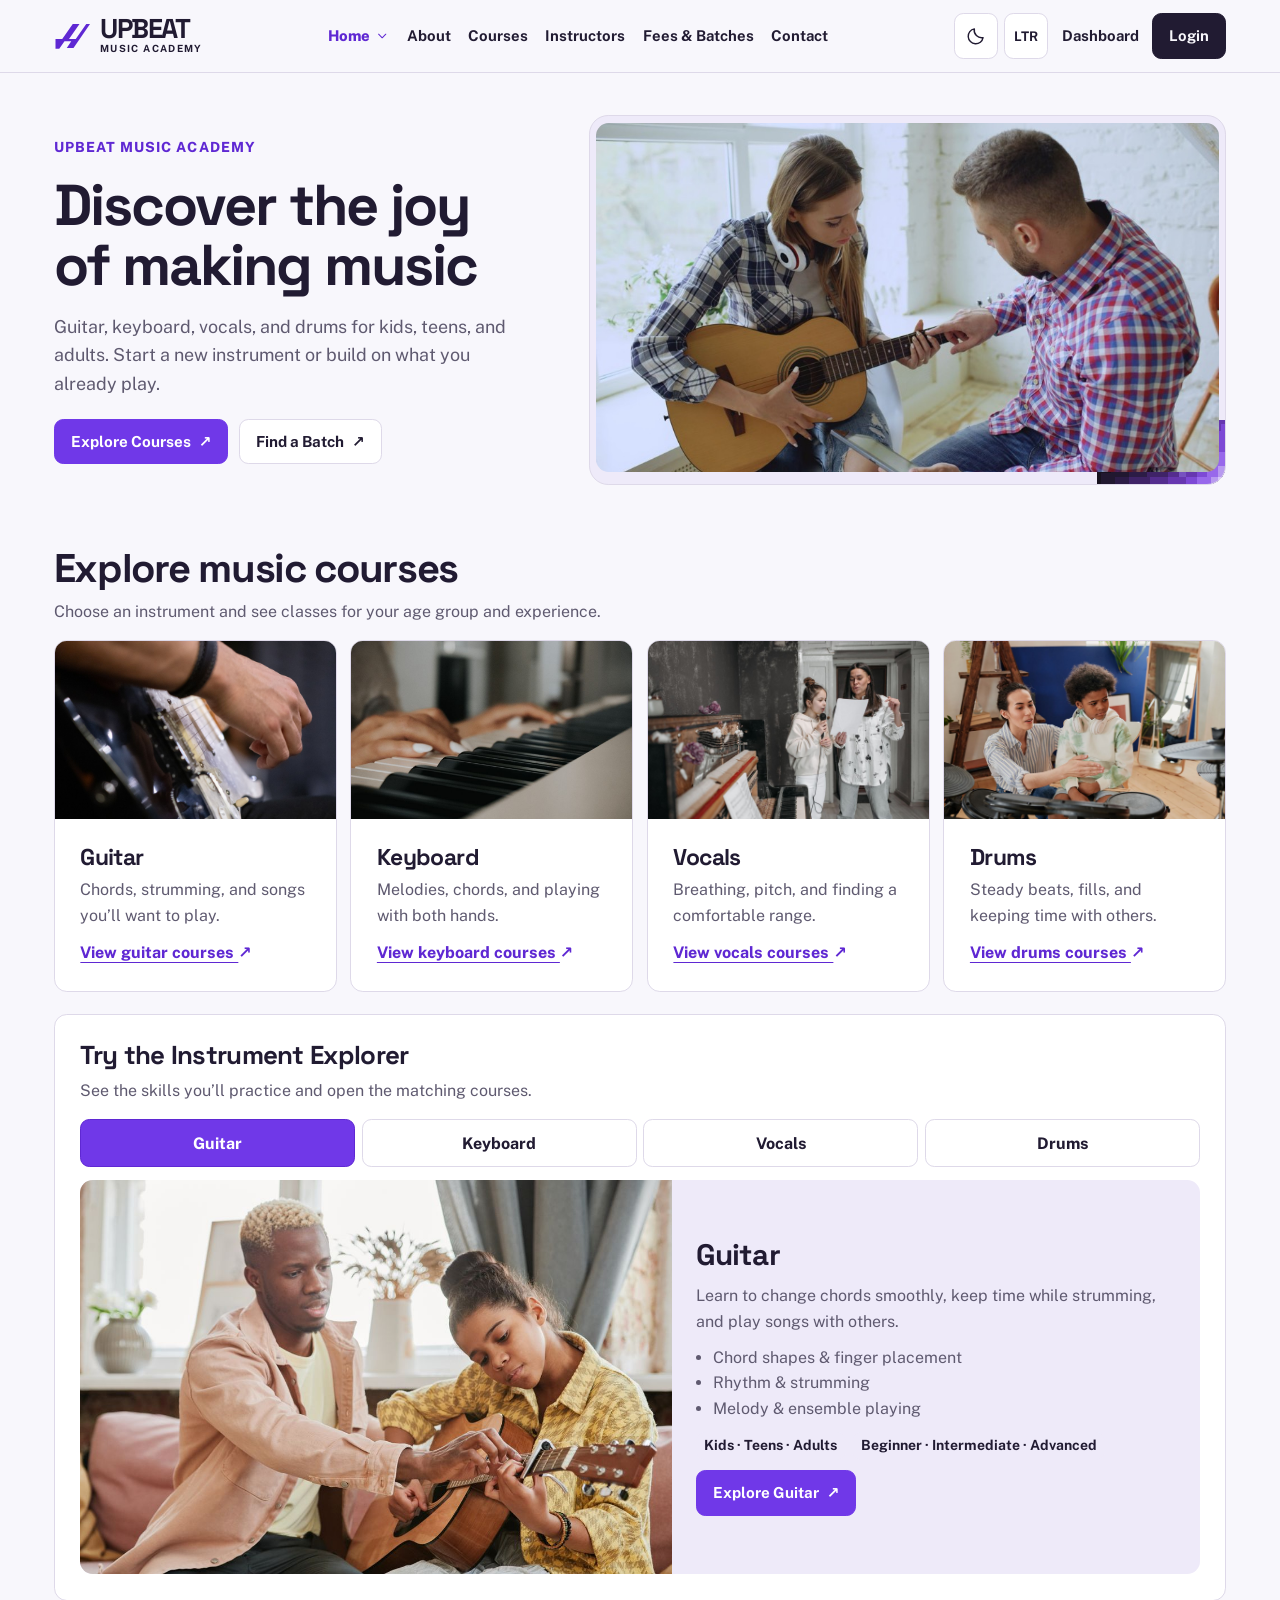
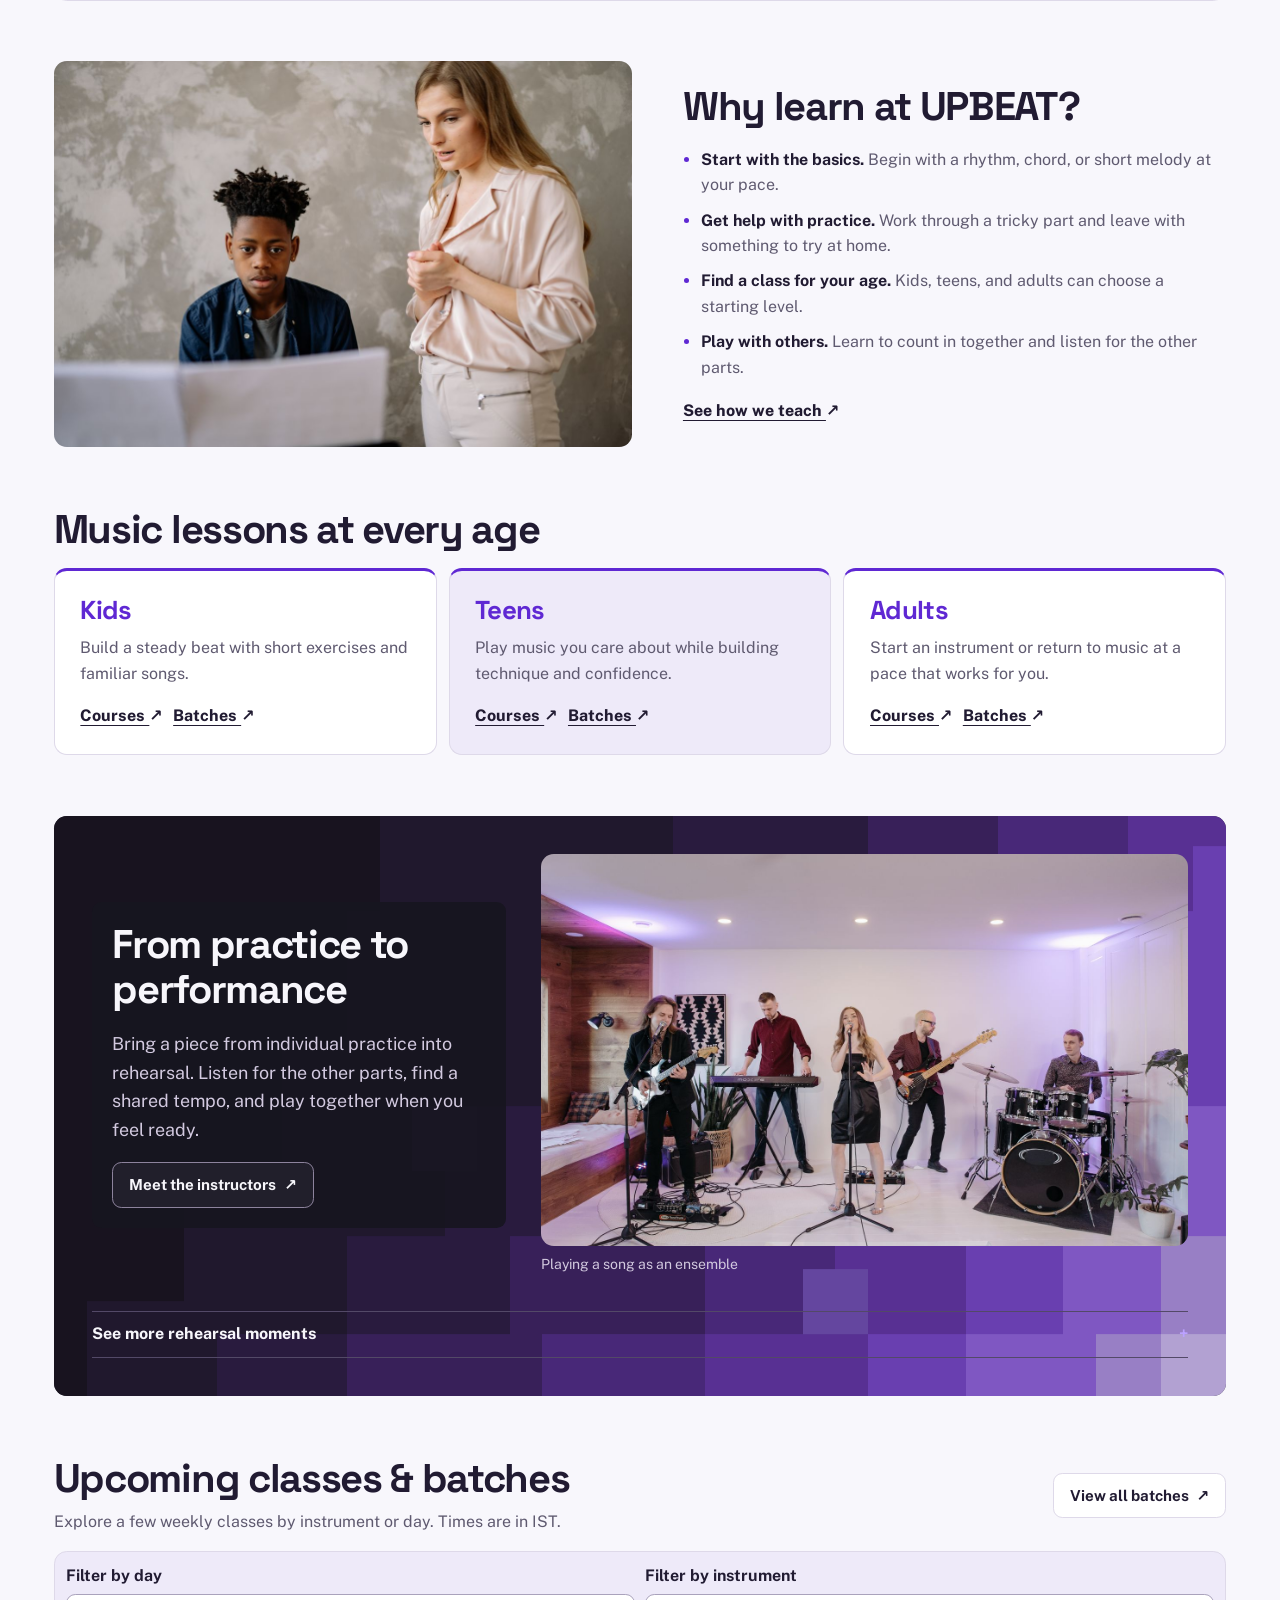
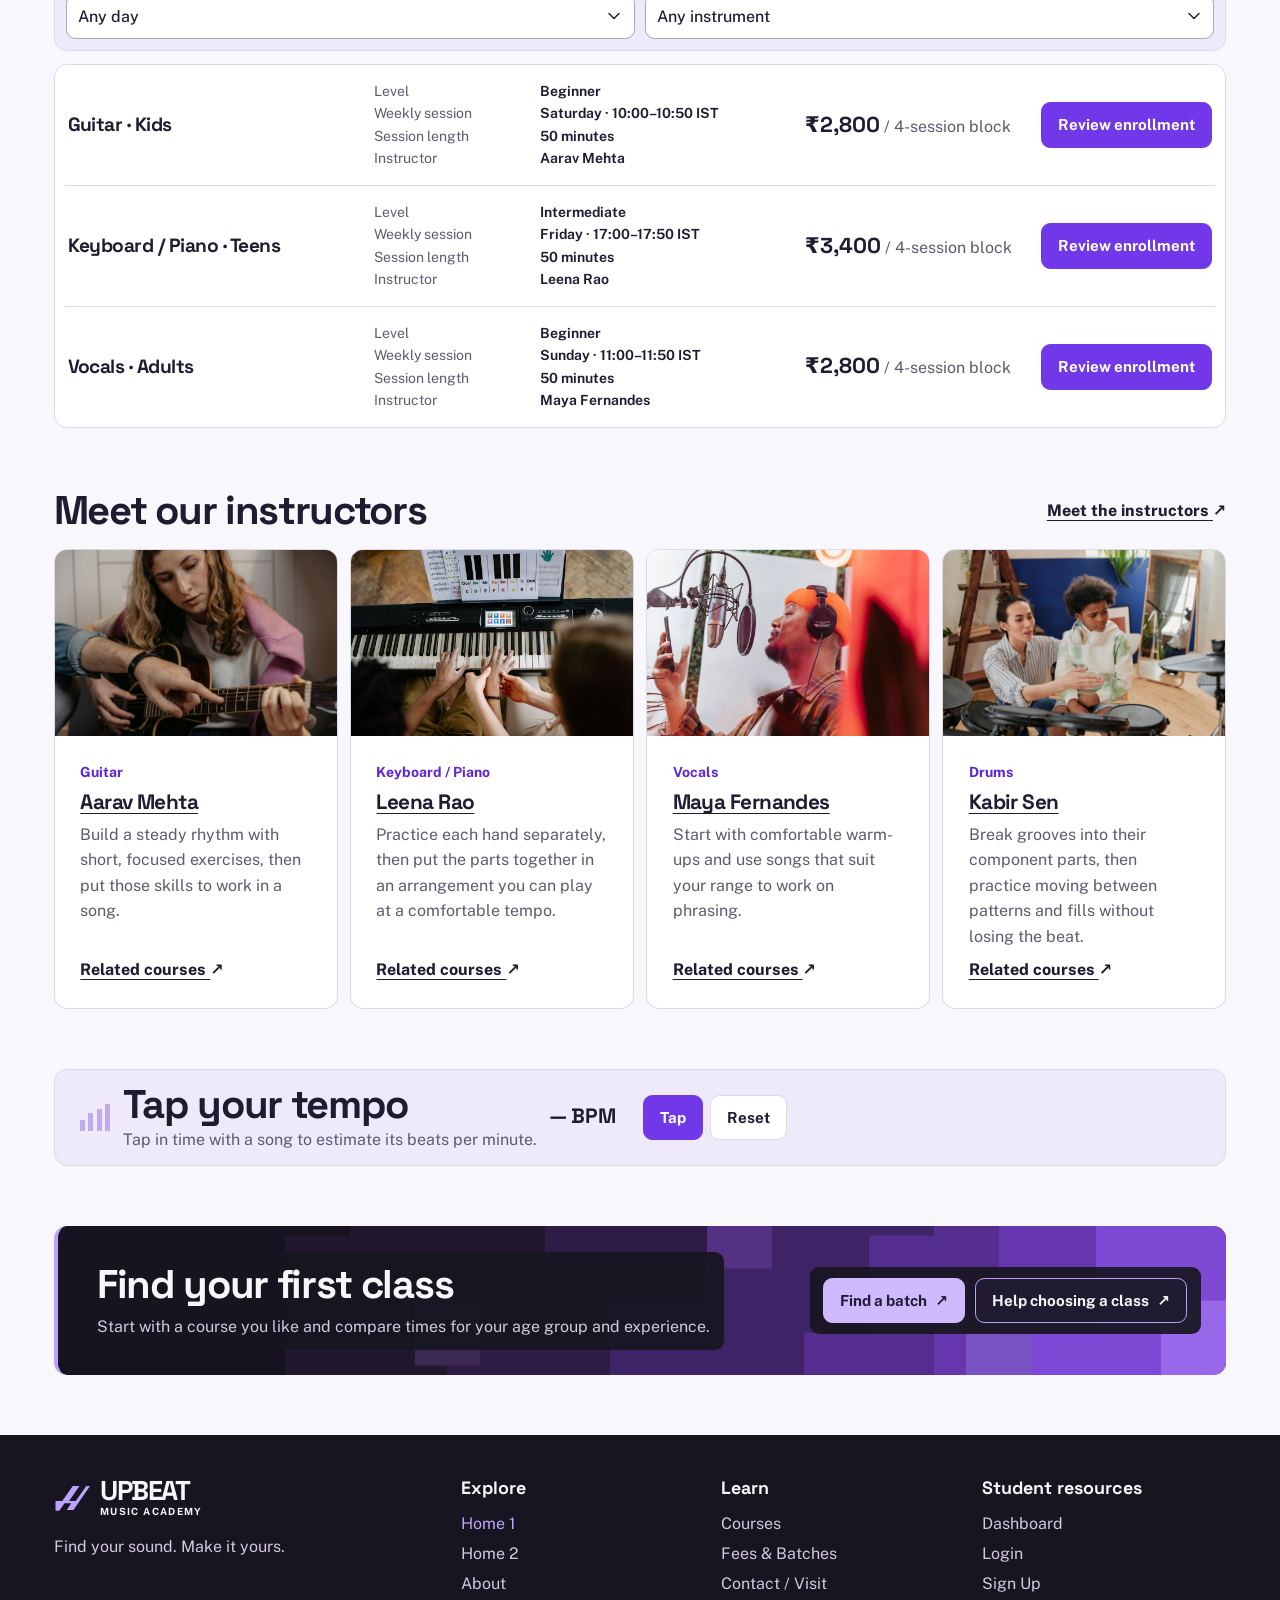
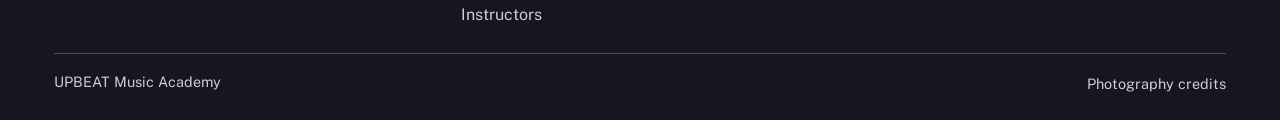
<file: index.html>
<!doctype html>
<html lang="en" dir="ltr">
  <head>
    <meta charset="utf-8" />
    <meta name="viewport" content="width=device-width, initial-scale=1" />
    <meta
      name="description"
      content="Explore music classes for kids, teens and adults at UPBEAT Music Academy."
    />
    <title>Music classes for kids, teens and adults | UPBEAT Music Academy</title>
    <link rel="icon" href="./assets/icons/favicon.svg" type="image/svg+xml" />
    <script src="./assets/js/preferences.js"></script>
    <link rel="stylesheet" href="./assets/css/fonts.css" />
    <link rel="stylesheet" href="./assets/css/style.css" />
    <link rel="stylesheet" href="./assets/css/dark-mode.css" />
    <link rel="stylesheet" href="./assets/css/studio.css" />
    <link rel="stylesheet" href="./assets/css/homepages.css" />
    <link rel="stylesheet" href="./assets/css/rtl.css" />
    <script type="module" src="./assets/js/public.js"></script>
  </head>
  <body data-page="home">
    <header id="site-header">
      <noscript
        ><nav class="container" aria-label="Main navigation">
          <a href="./index.html">Home 1</a> <a href="./pages/home2.html">Home 2</a>
          <a href="./pages/about.html">About</a> <a href="./pages/courses.html">Courses</a>
          <a href="./pages/instructors.html">Instructors</a>
          <a href="./pages/fees-batches.html">Fees & Batches</a>
          <a href="./pages/contact.html">Contact</a> <a href="./pages/login.html">Login</a>
          <a href="./pages/dashboard.html">Student Dashboard</a>
        </nav></noscript
      >
    </header>
    <main id="main" tabindex="-1">
      <div class="container public-content front-page">
        <section class="academy-hero" aria-labelledby="studio-title">
          <div class="landing-copy">
            <p class="studio-eyebrow">UPBEAT Music Academy</p>
            <h1 id="studio-title">Discover the joy of making music</h1>
            <p>
              Guitar, keyboard, vocals, and drums for kids, teens, and adults. Start a new instrument or
              build on what you already play.
            </p>
            <div class="actions">
              <a href="./pages/courses.html" class="button accent"
                >Explore Courses <span class="arrow" aria-hidden="true">↗</span></a
              ><a href="./pages/fees-batches.html" class="button"
                >Find a Batch <span class="arrow" aria-hidden="true">↗</span></a
              >
            </div>
          </div>
          <figure class="academy-hero-photo">
            <img
              src="./assets/images/bright-lesson.jpg"
              srcset="
                ./assets/images/bright-lesson-small.jpg  880w,
                ./assets/images/bright-lesson.jpg       1600w
              "
              sizes="(min-width: 1460px) 670px, (min-width: 760px) 49vw, 92vw"
              width="1600"
              height="900"
              alt="A guitar teacher guides a learner’s hand on the fretboard"
              fetchpriority="high"
              decoding="async"
              data-photo
            />
          </figure>
        </section>
        <section class="public-block academy-programs" id="instruments">
          <header class="block-title">
            <h2>Explore music courses</h2>
            <p>Choose an instrument and see classes for your age group and experience.</p>
          </header>
          <nav class="program-cards" aria-label="Instrument courses">
            <article>
              <img
                src="./assets/images/picking-study.jpg"
                width="1500"
                height="2249"
                alt="A guitarist's picking hand above the strings"
                loading="lazy"
                decoding="async"
                data-photo
              />
              <div class="program-copy">
                <h3>Guitar</h3>
                <p>Chords, strumming, and songs you’ll want to play.</p>
                <a href="./pages/courses.html?instrument=guitar#course-finder" class="text-link"
                  >View guitar courses <span class="arrow" aria-hidden="true">↗</span></a
                >
              </div>
            </article>
            <article>
              <img
                src="./assets/images/keys-detail.jpg"
                width="1000"
                height="667"
                alt="Hands playing a keyboard"
                loading="lazy"
                decoding="async"
                data-photo
              />
              <div class="program-copy">
                <h3>Keyboard</h3>
                <p>Melodies, chords, and playing with both hands.</p>
                <a href="./pages/courses.html?instrument=keyboard#course-finder" class="text-link"
                  >View keyboard courses <span class="arrow" aria-hidden="true">↗</span></a
                >
              </div>
            </article>
            <article>
              <img
                src="./assets/images/voice-lesson.jpg"
                width="1200"
                height="801"
                alt="Two people practice singing beside a piano"
                loading="lazy"
                decoding="async"
                data-photo
              />
              <div class="program-copy">
                <h3>Vocals</h3>
                <p>Breathing, pitch, and finding a comfortable range.</p>
                <a href="./pages/courses.html?instrument=vocals#course-finder" class="text-link"
                  >View vocals courses <span class="arrow" aria-hidden="true">↗</span></a
                >
              </div>
            </article>
            <article>
              <img
                src="./assets/images/drum-lesson.jpg"
                width="1200"
                height="800"
                alt="A drum teacher demonstrates technique beside a drum kit"
                loading="lazy"
                decoding="async"
                data-photo
              />
              <div class="program-copy">
                <h3>Drums</h3>
                <p>Steady beats, fills, and keeping time with others.</p>
                <a href="./pages/courses.html?instrument=drums#course-finder" class="text-link"
                  >View drums courses <span class="arrow" aria-hidden="true">↗</span></a
                >
              </div>
            </article>
          </nav>
          <div class="explorer-block">
            <header class="block-title">
              <h3>Try the Instrument Explorer</h3>
              <p>See the skills you’ll practice and open the matching courses.</p>
            </header>
            <div data-explorer="">
              <noscript
                ><p>
                  <a href="./pages/courses.html" class="text-link"
                    >Browse music courses <span class="arrow" aria-hidden="true">↗</span></a
                  >
                </p></noscript
              >
            </div>
          </div>
        </section>
        <section class="public-block landing-feature academy-benefits">
          <figure>
            <img
              src="./assets/images/score-lesson.jpg"
              width="1160"
              height="773"
              alt="A teacher works through sheet music with a learner"
              loading="lazy"
              decoding="async"
              data-photo
            />
          </figure>
          <div class="landing-copy">
            <h2>Why learn at UPBEAT?</h2>
            <ul class="feature-list">
              <li>
                <strong>Start with the basics.</strong> Begin with a rhythm, chord, or short melody at
                your pace.
              </li>
              <li>
                <strong>Get help with practice.</strong> Work through a tricky part and leave with
                something to try at home.
              </li>
              <li>
                <strong>Find a class for your age.</strong> Kids, teens, and adults can choose a starting
                level.
              </li>
              <li>
                <strong>Play with others.</strong> Learn to count in together and listen for the other
                parts.
              </li>
            </ul>
            <a href="./pages/about.html#approach" class="text-link"
              >See how we teach <span class="arrow" aria-hidden="true">↗</span></a
            >
          </div>
        </section>
        <section class="public-block learner-block">
          <header class="block-title"><h2>Music lessons at every age</h2></header>
          <ul class="learner-list">
            <li>
              <h3>Kids</h3>
              <p>Build a steady beat with short exercises and familiar songs.</p>
              <div class="actions">
                <a class="text-link" href="./pages/courses.html?group=Kids"
                  >Courses <span class="arrow" aria-hidden="true">↗</span></a
                ><a class="text-link" href="./pages/fees-batches.html?group=Kids"
                  >Batches <span class="arrow" aria-hidden="true">↗</span></a
                >
              </div>
            </li>
            <li>
              <h3>Teens</h3>
              <p>Play music you care about while building technique and confidence.</p>
              <div class="actions">
                <a class="text-link" href="./pages/courses.html?group=Teens"
                  >Courses <span class="arrow" aria-hidden="true">↗</span></a
                ><a class="text-link" href="./pages/fees-batches.html?group=Teens"
                  >Batches <span class="arrow" aria-hidden="true">↗</span></a
                >
              </div>
            </li>
            <li>
              <h3>Adults</h3>
              <p>Start an instrument or return to music at a pace that works for you.</p>
              <div class="actions">
                <a class="text-link" href="./pages/courses.html?group=Adults"
                  >Courses <span class="arrow" aria-hidden="true">↗</span></a
                ><a class="text-link" href="./pages/fees-batches.html?group=Adults"
                  >Batches <span class="arrow" aria-hidden="true">↗</span></a
                >
              </div>
            </li>
          </ul>
        </section>
        <section
          class="public-block landing-feature academy-performance dark-section pixel-surface pixel-prominent"
        >
          <div class="landing-copy">
            <h2>From practice to performance</h2>
            <p>
              Bring a piece from individual practice into rehearsal. Listen for the other parts, find a
              shared tempo, and play together when you feel ready.
            </p>
            <a href="./pages/instructors.html" class="button inverse"
              >Meet the instructors <span class="arrow" aria-hidden="true">↗</span></a
            >
          </div>
          <figure>
            <img
              src="./assets/images/studio-stage.jpg"
              width="1500"
              height="1001"
              alt="Five musicians perform with guitars, a keyboard, and drums"
              loading="lazy"
              decoding="async"
              data-photo
            />
            <figcaption>Playing a song as an ensemble</figcaption>
          </figure>
          <details class="landing-disclosure rehearsal-disclosure">
            <summary>See more rehearsal moments</summary>
            <div class="rehearsal-photos">
              <figure>
                <img
                  src="./assets/images/close-rehearsal.jpg"
                  width="1400"
                  height="933"
                  alt="Musicians rehearse together in a recording studio"
                  loading="lazy"
                  decoding="async"
                  data-photo
                />
                <figcaption>Rehearsing as a group</figcaption>
              </figure>
              <figure>
                <img
                  src="./assets/images/ensemble-room-small.jpg"
                  width="900"
                  height="600"
                  alt="Three musicians rehearse an arrangement together"
                  loading="lazy"
                  decoding="async"
                  data-photo
                />
                <figcaption>Working through an arrangement</figcaption>
              </figure>
            </div>
          </details>
        </section>
        <section class="public-block landing-schedule">
          <div class="block-heading-row">
            <header class="block-title">
              <h2>Upcoming classes &amp; batches</h2>
              <p>Explore a few weekly classes by instrument or day. Times are in IST.</p>
            </header>
            <a class="button" href="./pages/fees-batches.html"
              >View all batches <span class="arrow" aria-hidden="true">↗</span></a
            >
          </div>
          <div class="schedule-section studio-week" data-batch-preview=""></div>
        </section>
        <section class="public-block">
          <div class="block-heading-row">
            <header class="block-title"><h2>Meet our instructors</h2></header>
            <a class="text-link" href="./pages/instructors.html"
              >Meet the instructors <span class="arrow" aria-hidden="true">↗</span></a
            >
          </div>
          <div class="studio-mentors" data-mentors="compact"></div>
        </section>
        <section class="practice-strip" aria-label="Tempo practice">
          <div class="tempo" data-tempo>
            <div class="tempo-meter" aria-hidden="true"><i></i><i></i><i></i><i></i></div>
            <div>
              <h2>Tap your tempo</h2>
              <p>Tap in time with a song to estimate its beats per minute.</p>
            </div>
            <div class="tempo-read">
              <output aria-live="polite">— BPM</output
              ><button class="button accent" type="button" data-tap>Tap</button
              ><button class="button" type="button" data-reset>Reset</button>
            </div>
          </div>
        </section>
        <section
          class="public-block next-step dark-section pixel-surface pixel-prominent pixel-atmospheric"
          aria-label="Find your first class"
        >
          <div>
            <h2>Find your first class</h2>
            <p>Start with a course you like and compare times for your age group and experience.</p>
          </div>
          <div class="actions">
            <a class="button accent" href="./pages/home2.html#path-finder"
              >Find a batch <span class="arrow" aria-hidden="true">↗</span></a
            ><a class="button" href="./pages/contact.html?topic=Course%20enquiry#enquiry"
              >Help choosing a class <span class="arrow" aria-hidden="true">↗</span></a
            >
          </div>
        </section>
      </div>
    </main>
    <footer id="site-footer"></footer>
  </body>
</html>
</file>
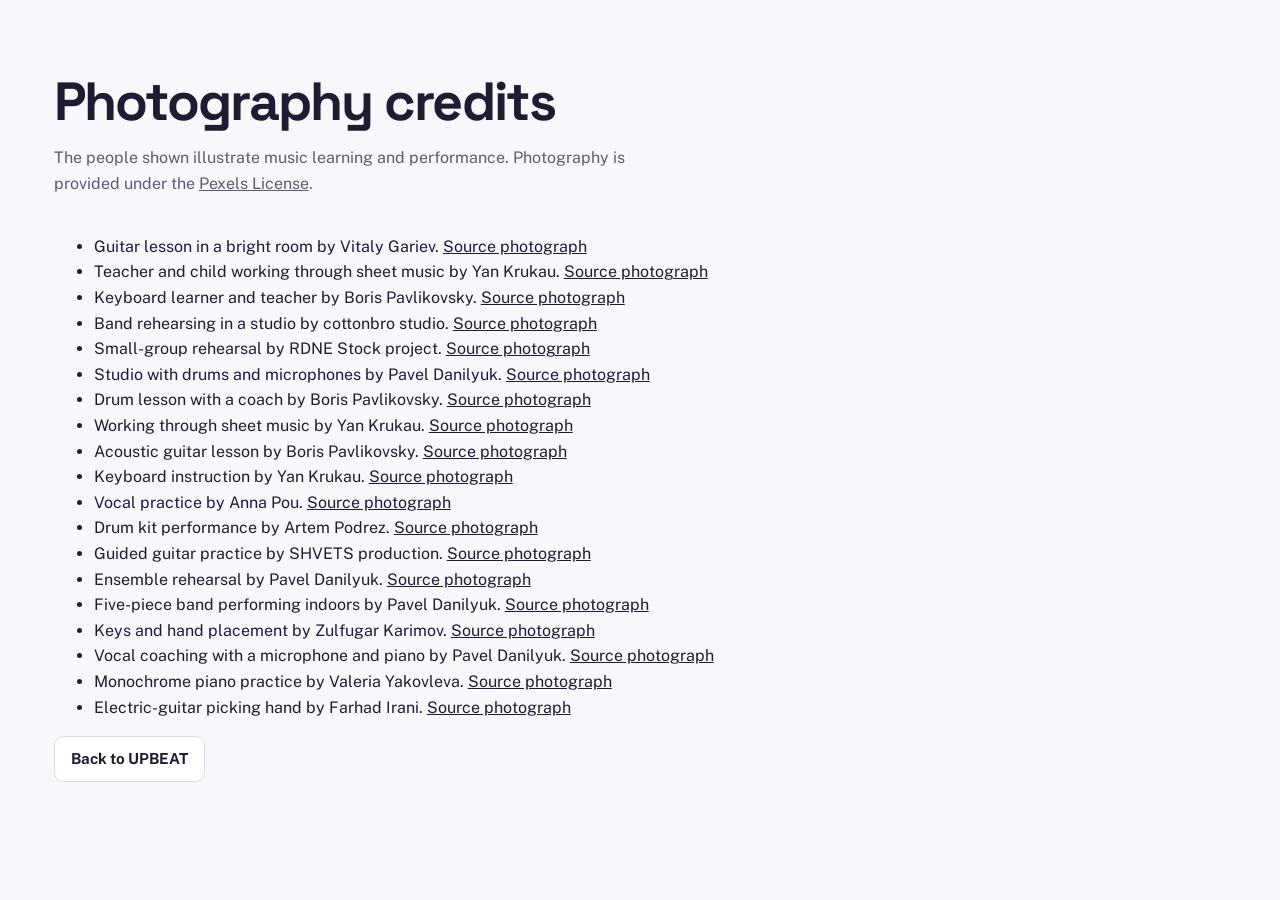
<file: documentation/asset-credits.html>
<!doctype html>
<html lang="en" dir="ltr">
  <head>
    <meta charset="utf-8" />
    <meta name="viewport" content="width=device-width, initial-scale=1" />
    <title>Photography credits | UPBEAT Music Academy</title>
    <link rel="icon" href="../assets/icons/favicon.svg" type="image/svg+xml" />
    <script src="../assets/js/preferences.js"></script>
    <link rel="stylesheet" href="../assets/css/fonts.css" />
    <link rel="stylesheet" href="../assets/css/style.css" />
    <link rel="stylesheet" href="../assets/css/dark-mode.css" />
  </head>
  <body>
    <main class="container section">
      <header class="section-head">
        <h1>Photography credits</h1>
        <p>
          The people shown illustrate music learning and performance. Photography is provided under the
          <a href="https://www.pexels.com/license/">Pexels License</a>.
        </p>
      </header>
      <ul>
        <li>
          Guitar lesson in a bright room by Vitaly Gariev.
          <a
            href="https://www.pexels.com/photo/guitar-lesson-with-teenager-and-instructor-in-bright-room-36812980/"
            >Source photograph</a
          >
        </li>
        <li>
          Teacher and child working through sheet music by Yan Krukau.
          <a href="https://www.pexels.com/photo/music-teacher-teaching-a-young-boy-8191534/"
            >Source photograph</a
          >
        </li>
        <li>
          Keyboard learner and teacher by Boris Pavlikovsky.
          <a
            href="https://www.pexels.com/photo/girl-sitting-in-front-of-an-electric-piano-beside-woman-in-striped-dress-shirt-7714282/"
            >Source photograph</a
          >
        </li>
        <li>
          Band rehearsing in a studio by cottonbro studio.
          <a href="https://www.pexels.com/photo/a-band-rehearsing-inside-the-studio-7088373/"
            >Source photograph</a
          >
        </li>
        <li>
          Small-group rehearsal by RDNE Stock project.
          <a href="https://www.pexels.com/photo/a-band-practicing-together-8197337/"
            >Source photograph</a
          >
        </li>
        <li>
          Studio with drums and microphones by Pavel Danilyuk.
          <a href="https://www.pexels.com/photo/black-and-white-music-studio-7802300/"
            >Source photograph</a
          >
        </li>
        <li>
          Drum lesson with a coach by Boris Pavlikovsky.
          <a
            href="https://www.pexels.com/photo/a-woman-talking-to-a-young-boy-while-teaching-playing-the-drums-7714318/"
            >Source photograph</a
          >
        </li>
        <li>
          Working through sheet music by Yan Krukau.
          <a href="https://www.pexels.com/photo/music-teacher-and-a-boy-looking-at-music-sheets-8520464/"
            >Source photograph</a
          >
        </li>
        <li>
          Acoustic guitar lesson by Boris Pavlikovsky.
          <a
            href="https://www.pexels.com/photo/photo-of-a-man-teaching-a-girl-how-to-play-an-acoustic-guitar-7715537/"
            >Source photograph</a
          >
        </li>
        <li>
          Keyboard instruction by Yan Krukau.
          <a href="https://www.pexels.com/photo/person-learning-how-to-play-piano-8520447/"
            >Source photograph</a
          >
        </li>
        <li>
          Vocal practice by Anna Pou.
          <a href="https://www.pexels.com/photo/man-singing-in-studio-8132772/">Source photograph</a>
        </li>
        <li>
          Drum kit performance by Artem Podrez.
          <a href="https://www.pexels.com/photo/man-playing-drums-6270144/">Source photograph</a>
        </li>
        <li>
          Guided guitar practice by SHVETS production.
          <a href="https://www.pexels.com/photo/a-woman-learning-how-to-play-the-guitar-8929486/"
            >Source photograph</a
          >
        </li>
        <li>
          Ensemble rehearsal by Pavel Danilyuk.
          <a href="https://www.pexels.com/photo/a-band-practicing-together-7802575/"
            >Source photograph</a
          >
        </li>
        <li>
          Five-piece band performing indoors by Pavel Danilyuk.
          <a
            href="https://www.pexels.com/photo/group-of-people-playing-musical-instruments-on-stage-7803609/"
            >Source photograph</a
          >
        </li>
        <li>
          Keys and hand placement by Zulfugar Karimov.
          <a href="https://www.pexels.com/photo/close-up-of-hands-playing-a-piano-keyboard-37538887/"
            >Source photograph</a
          >
        </li>
        <li>
          Vocal coaching with a microphone and piano by Pavel Danilyuk.
          <a href="https://www.pexels.com/photo/a-woman-teaching-a-girl-how-to-sing-7521301/"
            >Source photograph</a
          >
        </li>
        <li>
          Monochrome piano practice by Valeria Yakovleva.
          <a href="https://www.pexels.com/photo/grayscale-photo-of-person-playing-piano-8681987/"
            >Source photograph</a
          >
        </li>
        <li>
          Electric-guitar picking hand by Farhad Irani.
          <a
            href="https://www.pexels.com/photo/close-up-of-guitarist-playing-electric-guitar-in-studio-34561393/"
            >Source photograph</a
          >
        </li>
      </ul>
      <a class="button" href="../index.html">Back to UPBEAT</a>
    </main>
  </body>
</html>
</file>
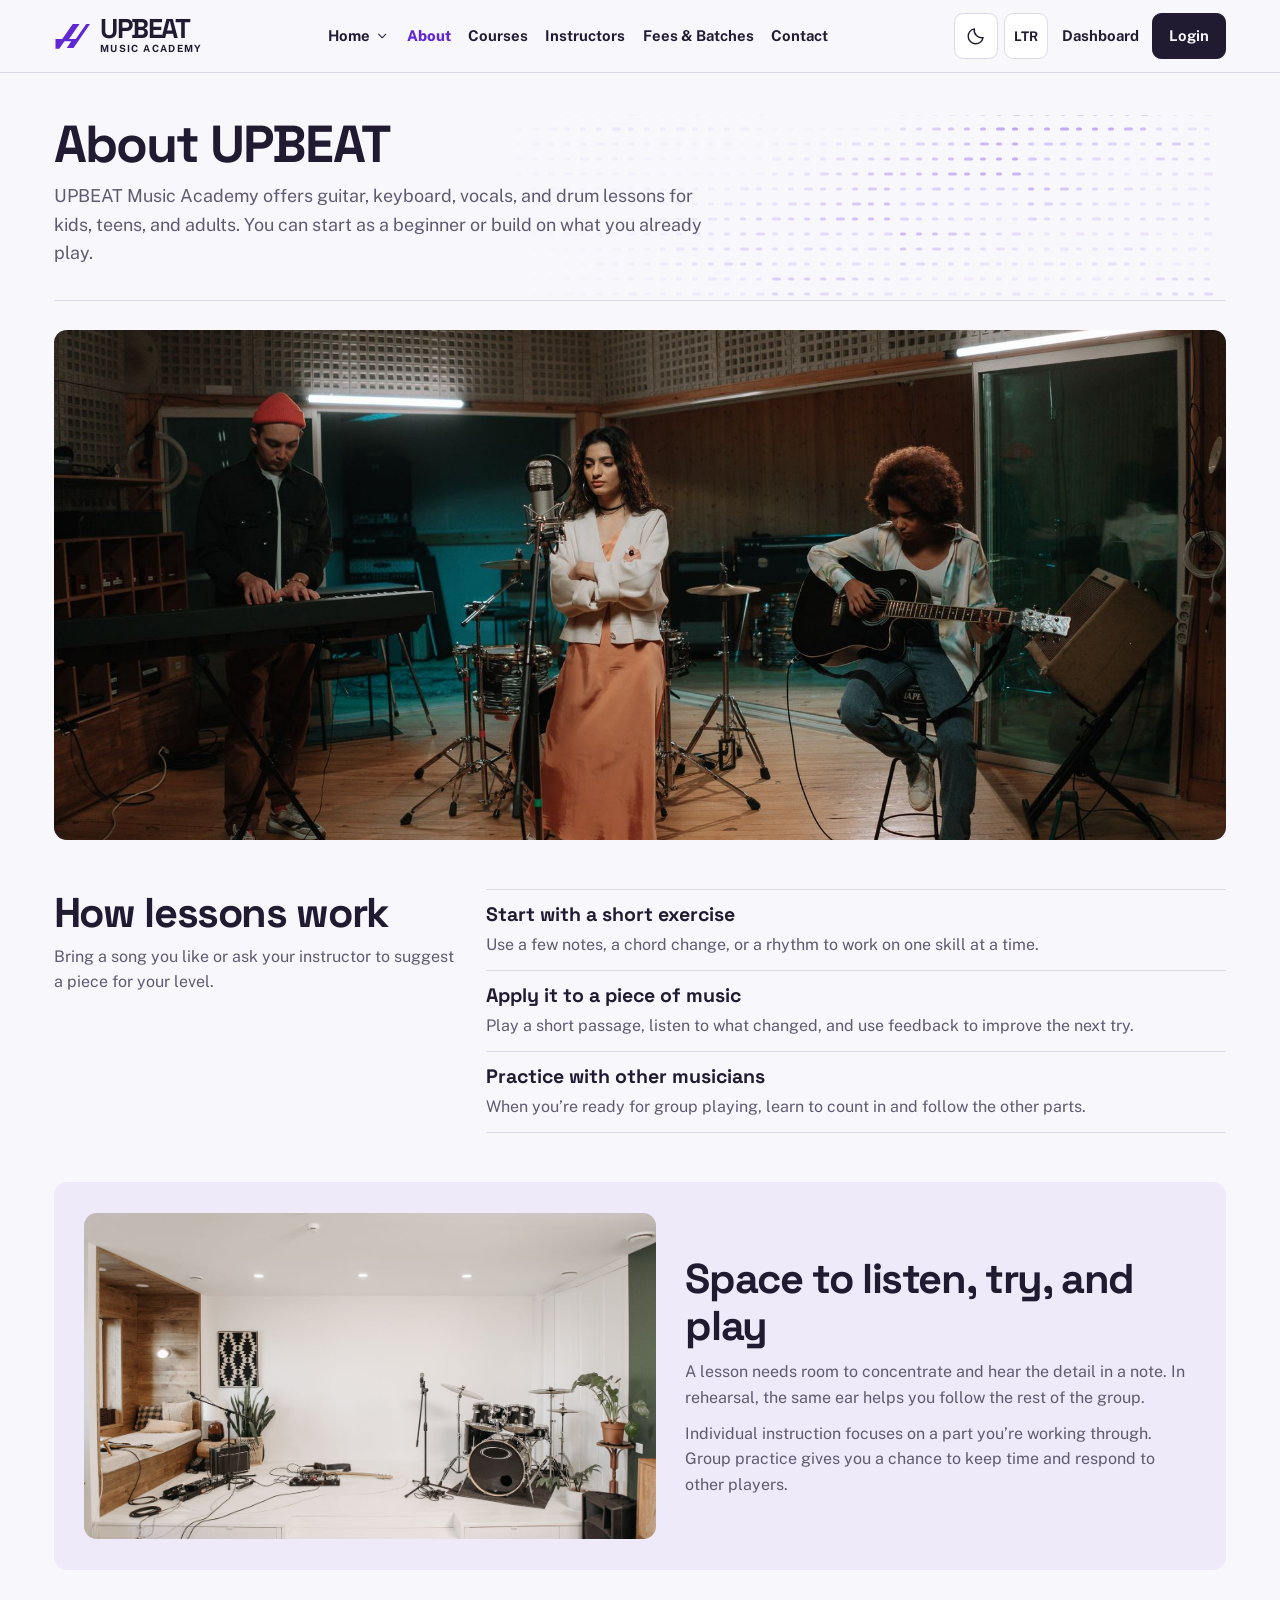
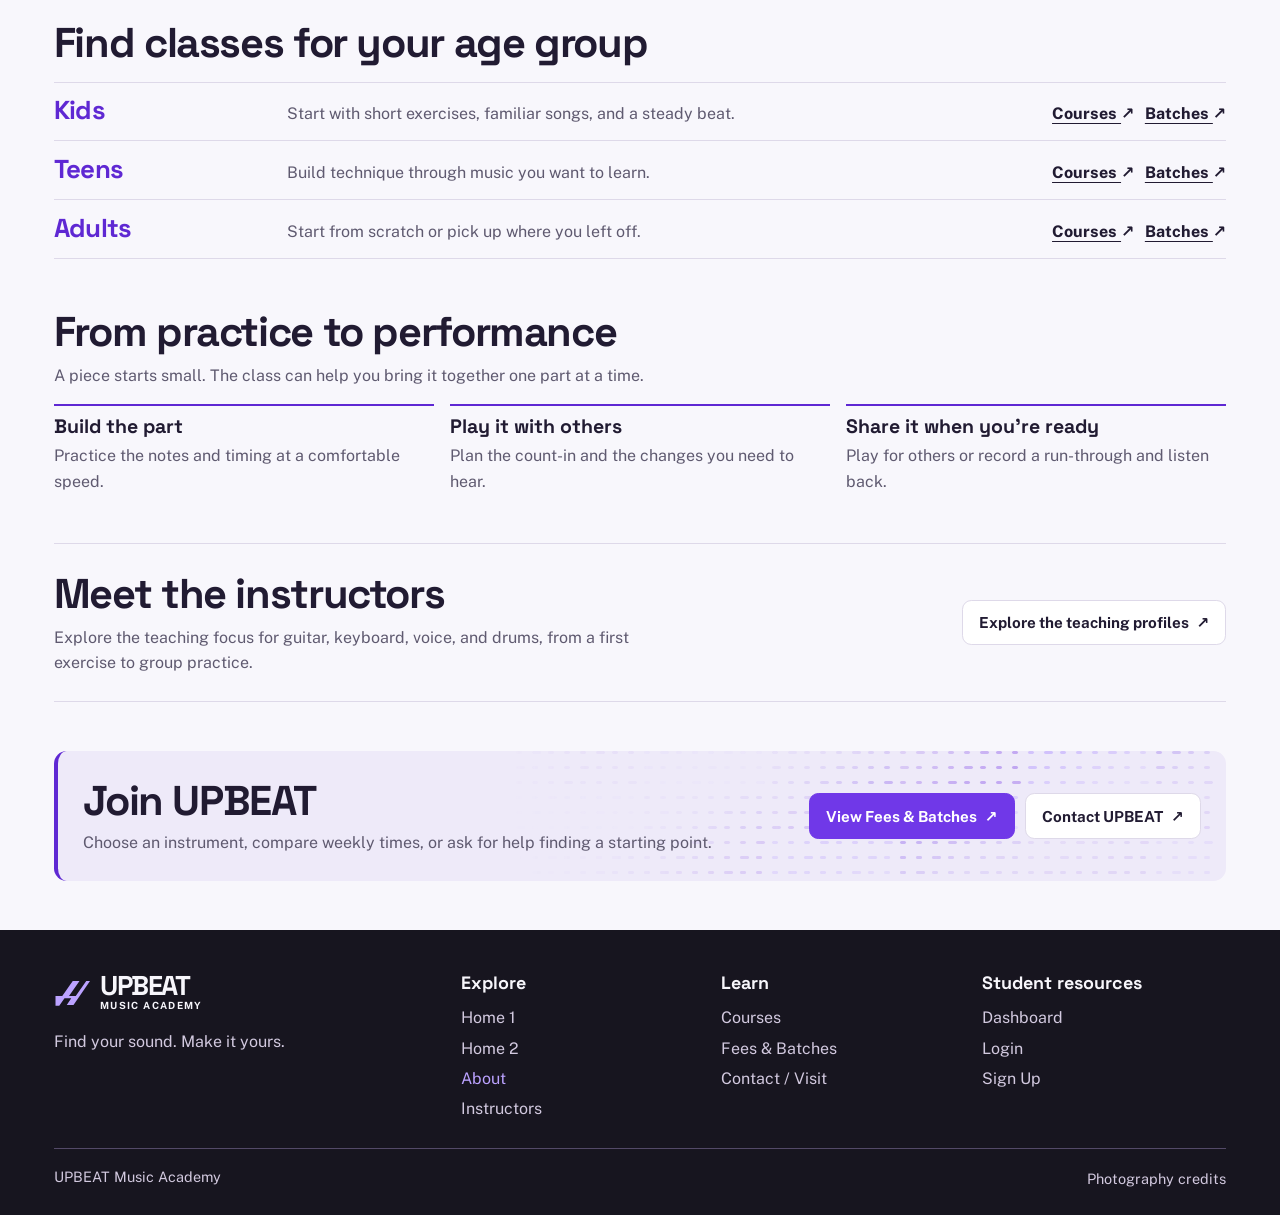
<file: pages/about.html>
<!doctype html>
<html lang="en" dir="ltr">
  <head>
    <meta charset="utf-8" />
    <meta name="viewport" content="width=device-width, initial-scale=1" />
    <meta
      name="description"
      content="Learn how guitar, keyboard, vocal, and drum lessons work at UPBEAT Music Academy."
    />
    <title>About Us | UPBEAT Music Academy</title>
    <link rel="icon" href="../assets/icons/favicon.svg" type="image/svg+xml" />
    <script src="../assets/js/preferences.js"></script>
    <link rel="stylesheet" href="../assets/css/fonts.css" />
    <link rel="stylesheet" href="../assets/css/style.css" />
    <link rel="stylesheet" href="../assets/css/dark-mode.css" />
    <link rel="stylesheet" href="../assets/css/studio.css" />
    <link rel="stylesheet" href="../assets/css/rtl.css" />
    <script type="module" src="../assets/js/public.js"></script>
  </head>
  <body data-page="about">
    <header id="site-header">
      <noscript
        ><nav class="container" aria-label="Main navigation">
          <a href="../index.html">Home 1</a> <a href="../pages/home2.html">Home 2</a>
          <a href="../pages/about.html">About</a> <a href="../pages/courses.html">Courses</a>
          <a href="../pages/instructors.html">Instructors</a>
          <a href="../pages/fees-batches.html">Fees & Batches</a>
          <a href="../pages/contact.html">Contact</a> <a href="../pages/login.html">Login</a>
          <a href="../pages/dashboard.html">Student Dashboard</a>
        </nav></noscript
      >
    </header>
    <main id="main" tabindex="-1">
      <div class="container public-content">
        <header class="page-intro pixel-surface pixel-medium">
          <h1>About UPBEAT</h1>
          <p>
            UPBEAT Music Academy offers guitar, keyboard, vocals, and drum lessons for kids, teens, and
            adults. You can start as a beginner or build on what you already play.
          </p>
        </header>
        <figure class="about-photo">
          <img
            src="../assets/images/ensemble-room.jpg"
            srcset="
              ../assets/images/ensemble-room-small.jpg  900w,
              ../assets/images/ensemble-room.jpg       1800w
            "
            sizes="(min-width: 1250px) 1130px, 92vw"
            alt="Musicians rehearse together in a studio with a keyboard, guitar, and microphones"
            width="1800"
            height="1200"
            fetchpriority="high"
            decoding="async"
            data-photo
          />
        </figure>
        <section class="public-block teaching-method" id="approach">
          <header class="block-title">
            <h2>How lessons work</h2>
            <p>Bring a song you like or ask your instructor to suggest a piece for your level.</p>
          </header>
          <dl>
            <div>
              <dt>Start with a short exercise</dt>
              <dd>Use a few notes, a chord change, or a rhythm to work on one skill at a time.</dd>
            </div>
            <div>
              <dt>Apply it to a piece of music</dt>
              <dd>
                Play a short passage, listen to what changed, and use feedback to improve the next try.
              </dd>
            </div>
            <div>
              <dt>Practice with other musicians</dt>
              <dd>When you’re ready for group playing, learn to count in and follow the other parts.</dd>
            </div>
          </dl>
        </section>

        <section class="practice-feature public-block">
          <figure>
            <img
              src="../assets/images/studio-room.jpg"
              width="1400"
              height="935"
              alt="A music studio with a drum kit, microphones and space to rehearse"
              loading="lazy"
              decoding="async"
              data-photo
            />
          </figure>
          <div>
            <h2>Space to listen, try, and play</h2>
            <p>
              A lesson needs room to concentrate and hear the detail in a note. In rehearsal, the same
              ear helps you follow the rest of the group.
            </p>
            <p>
              Individual instruction focuses on a part you’re working through. Group practice gives you a
              chance to keep time and respond to other players.
            </p>
          </div>
        </section>
        <section class="public-block learner-block">
          <header class="block-title"><h2>Find classes for your age group</h2></header>
          <ul class="learner-list">
            <li>
              <h3>Kids</h3>
              <p>Start with short exercises, familiar songs, and a steady beat.</p>
              <div class="actions">
                <a class="text-link" href="courses.html?group=Kids"
                  >Courses <span class="arrow" aria-hidden="true">↗</span></a
                ><a class="text-link" href="fees-batches.html?group=Kids"
                  >Batches <span class="arrow" aria-hidden="true">↗</span></a
                >
              </div>
            </li>
            <li>
              <h3>Teens</h3>
              <p>Build technique through music you want to learn.</p>
              <div class="actions">
                <a class="text-link" href="courses.html?group=Teens"
                  >Courses <span class="arrow" aria-hidden="true">↗</span></a
                ><a class="text-link" href="fees-batches.html?group=Teens"
                  >Batches <span class="arrow" aria-hidden="true">↗</span></a
                >
              </div>
            </li>
            <li>
              <h3>Adults</h3>
              <p>Start from scratch or pick up where you left off.</p>
              <div class="actions">
                <a class="text-link" href="courses.html?group=Adults"
                  >Courses <span class="arrow" aria-hidden="true">↗</span></a
                ><a class="text-link" href="fees-batches.html?group=Adults"
                  >Batches <span class="arrow" aria-hidden="true">↗</span></a
                >
              </div>
            </li>
          </ul>
        </section>

        <section class="public-block music-steps">
          <header class="block-title">
            <h2>From practice to performance</h2>
            <p>A piece starts small. The class can help you bring it together one part at a time.</p>
          </header>
          <dl>
            <div>
              <dt>Build the part</dt>
              <dd>Practice the notes and timing at a comfortable speed.</dd>
            </div>
            <div>
              <dt>Play it with others</dt>
              <dd>Plan the count-in and the changes you need to hear.</dd>
            </div>
            <div>
              <dt>Share it when you’re ready</dt>
              <dd>Play for others or record a run-through and listen back.</dd>
            </div>
          </dl>
        </section>
        <section class="public-block guidance-line">
          <header class="block-title">
            <h2>Meet the instructors</h2>
            <p>
              Explore the teaching focus for guitar, keyboard, voice, and drums, from a first exercise to
              group practice.
            </p>
          </header>
          <a class="button" href="instructors.html"
            >Explore the teaching profiles <span class="arrow" aria-hidden="true">↗</span></a
          >
        </section>
        <section class="public-block next-step pixel-surface pixel-medium" aria-label="Join UPBEAT">
          <div>
            <h2>Join UPBEAT</h2>
            <p>Choose an instrument, compare weekly times, or ask for help finding a starting point.</p>
          </div>
          <div class="actions">
            <a class="button accent" href="fees-batches.html"
              >View Fees &amp; Batches <span class="arrow" aria-hidden="true">↗</span></a
            ><a class="button" href="contact.html"
              >Contact UPBEAT <span class="arrow" aria-hidden="true">↗</span></a
            >
          </div>
        </section>
      </div>
    </main>
    <footer id="site-footer"></footer>
  </body>
</html>
</file>
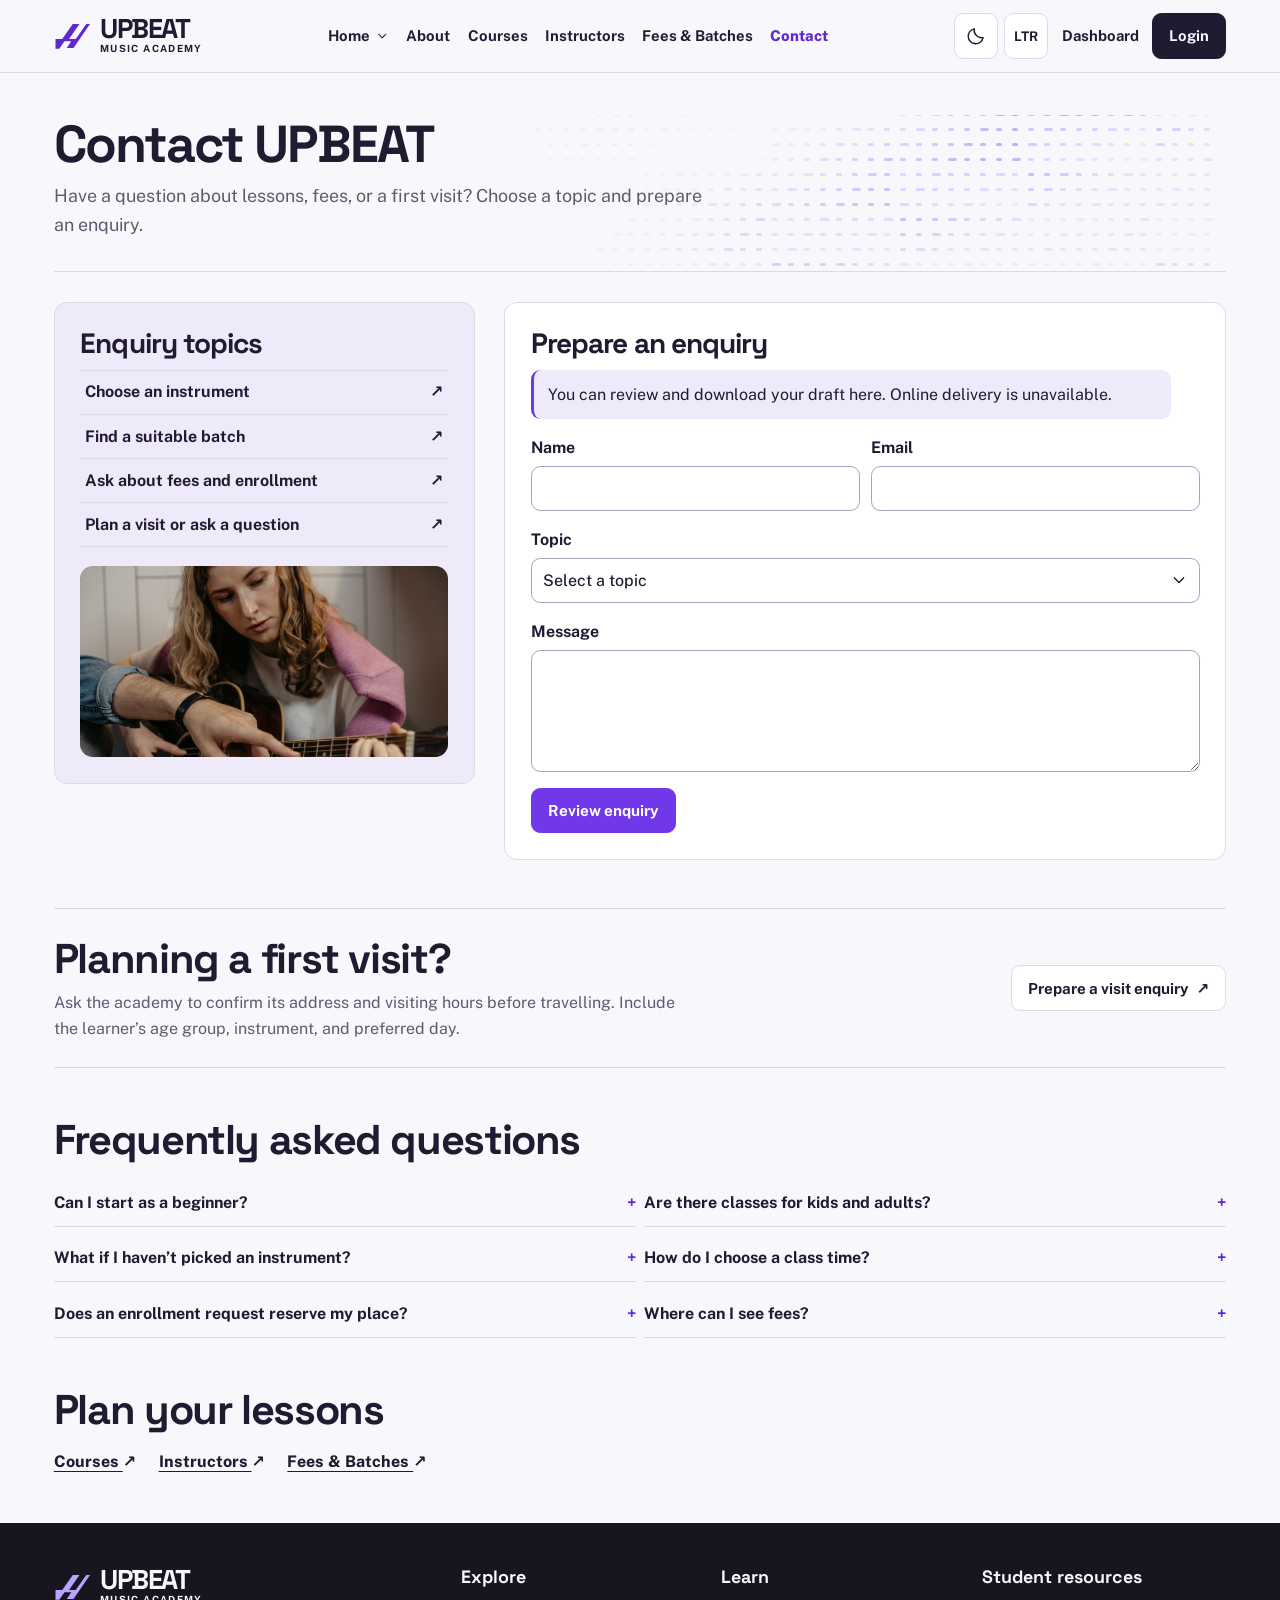
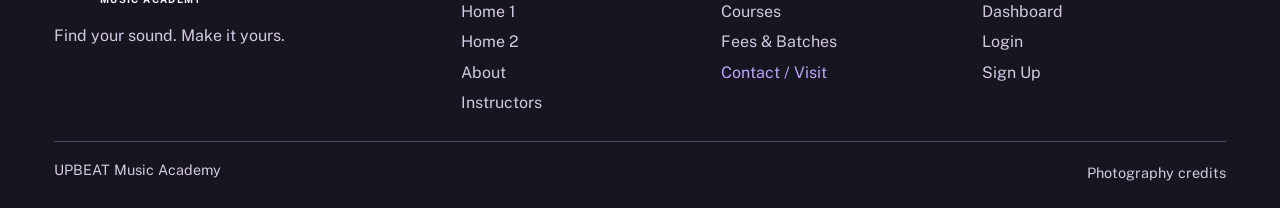
<file: pages/contact.html>
<!doctype html>
<html lang="en" dir="ltr">
  <head>
    <meta charset="utf-8" />
    <meta name="viewport" content="width=device-width, initial-scale=1" />
    <meta
      name="description"
      content="Prepare an enquiry about UPBEAT lessons, fees, enrollment, or visiting the studio."
    />
    <title>Contact / Visit | UPBEAT Music Academy</title>
    <link rel="icon" href="../assets/icons/favicon.svg" type="image/svg+xml" />
    <script src="../assets/js/preferences.js"></script>
    <link rel="stylesheet" href="../assets/css/fonts.css" />
    <link rel="stylesheet" href="../assets/css/style.css" />
    <link rel="stylesheet" href="../assets/css/dark-mode.css" />
    <link rel="stylesheet" href="../assets/css/studio.css" />
    <link rel="stylesheet" href="../assets/css/rtl.css" />
    <script type="module" src="../assets/js/contact.js"></script>
  </head>
  <body data-page="contact">
    <header id="site-header">
      <noscript
        ><nav class="container" aria-label="Main navigation">
          <a href="../index.html">Home 1</a> <a href="../pages/home2.html">Home 2</a>
          <a href="../pages/about.html">About</a> <a href="../pages/courses.html">Courses</a>
          <a href="../pages/instructors.html">Instructors</a>
          <a href="../pages/fees-batches.html">Fees & Batches</a>
          <a href="../pages/contact.html">Contact</a> <a href="../pages/login.html">Login</a>
          <a href="../pages/dashboard.html">Student Dashboard</a>
        </nav></noscript
      >
    </header>
    <main id="main" tabindex="-1">
      <div class="container public-content">
        <header class="page-intro pixel-surface pixel-medium">
          <h1>Contact UPBEAT</h1>
          <p>
            Have a question about lessons, fees, or a first visit? Choose a topic and prepare an enquiry.
          </p>
        </header>
        <div class="contact-workspace">
          <aside class="contact-sidebar">
            <section aria-labelledby="topics-heading">
              <h2 id="topics-heading">Enquiry topics</h2>
              <nav class="enquiry-topics" aria-label="Enquiry topics">
                <a href="?topic=Course%20enquiry#enquiry" data-topic="Course enquiry"
                  >Choose an instrument <span class="arrow" aria-hidden="true">↗</span></a
                ><a href="?topic=Batch%20enquiry#enquiry" data-topic="Batch enquiry"
                  >Find a suitable batch <span class="arrow" aria-hidden="true">↗</span></a
                ><a href="?topic=Fees%20and%20enrollment#enquiry" data-topic="Fees and enrollment"
                  >Ask about fees and enrollment <span class="arrow" aria-hidden="true">↗</span></a
                ><a href="?topic=Studio%20visit#enquiry" data-topic="Studio visit"
                  >Plan a visit or ask a question <span class="arrow" aria-hidden="true">↗</span></a
                >
              </nav>
            </section>

            <figure>
              <img
                src="../assets/images/journey.jpg"
                width="1250"
                height="833"
                alt="Two people work through a guitar part during a lesson"
                loading="lazy"
                decoding="async"
                data-photo
              />
            </figure>
          </aside>
          <section class="contact-editor" id="enquiry" aria-labelledby="enquiry-heading">
            <h2 id="enquiry-heading">Prepare an enquiry</h2>
            <p class="notice">
              You can review and download your draft here. Online delivery is unavailable.
            </p>
            <form method="dialog" class="form-stack enquiry-form" data-contact>
              <div class="field-pair">
                <label class="field"
                  >Name<input name="name" autocomplete="name" maxlength="80" required
                /></label>
                <label class="field"
                  >Email<input name="email" type="email" autocomplete="email" maxlength="120" required
                /></label>
              </div>
              <label class="field"
                >Topic<span class="select-wrap"
                  ><select name="topic" required>
                    <option value="">Select a topic</option>
                    <option>Course enquiry</option>
                    <option>Batch enquiry</option>
                    <option>Fees and enrollment</option>
                    <option>Studio visit</option>
                    <option>General enquiry</option></select
                  ><svg
                    viewBox="0 0 24 24"
                    width="20"
                    height="20"
                    fill="none"
                    stroke="currentColor"
                    stroke-width="1.7"
                    aria-hidden="true"
                  >
                    <path d="m6 9 6 6 6-6" /></svg></span
              ></label>
              <label class="field"
                >Message<textarea name="message" rows="4" maxlength="1500" required></textarea>
              </label>
              <div><button class="button accent" type="submit">Review enquiry</button></div>
            </form>
          </section>
        </div>

        <section class="public-block guidance-line visit-note">
          <header class="block-title">
            <h2>Planning a first visit?</h2>
            <p>
              Ask the academy to confirm its address and visiting hours before travelling. Include the
              learner’s age group, instrument, and preferred day.
            </p>
          </header>
          <a class="button" data-topic="Studio visit" href="?topic=Studio%20visit#enquiry"
            >Prepare a visit enquiry <span class="arrow" aria-hidden="true">↗</span></a
          >
        </section>
        <section class="public-block contact-faq">
          <header class="block-title"><h2>Frequently asked questions</h2></header>
          <div class="faq">
            <details>
              <summary><span dir="auto">Can I start as a beginner?</span></summary>
              <p>Yes. The Beginner filter shows starting points for kids, teens, and adults.</p>
            </details>
            <details>
              <summary><span dir="auto">Are there classes for kids and adults?</span></summary>
              <p>Yes. Choose Kids, Teens, or Adults in Courses to see options for that age group.</p>
            </details>
            <details>
              <summary><span dir="auto">What if I haven’t picked an instrument?</span></summary>
              <p>
                Explore guitar, keyboard, vocals, and drums in the learning path finder. Include music
                you like or an instrument you have access to in your enquiry.
              </p>
            </details>
            <details>
              <summary><span dir="auto">How do I choose a class time?</span></summary>
              <p>
                Compare weekly sessions using day and time filters in Fees &amp; Batches. Times are shown
                in IST.
              </p>
            </details>
            <details>
              <summary>
                <span dir="auto">Does an enrollment request reserve my place?</span>
              </summary>
              <p>
                Your request is saved on this device. The academy needs to confirm a place before you are
                enrolled.
              </p>
            </details>
            <details>
              <summary><span dir="auto">Where can I see fees?</span></summary>
              <p>
                Each batch shows an indicative fee and the period it covers. Review these details before
                you request enrollment.
              </p>
            </details>
          </div>
        </section>
        <section class="public-block contact-quicklinks">
          <header class="block-title"><h2>Plan your lessons</h2></header>
          <nav class="related-links" aria-label="Related pages">
            <a class="text-link" href="courses.html"
              >Courses <span class="arrow" aria-hidden="true">↗</span></a
            ><a class="text-link" href="instructors.html"
              >Instructors <span class="arrow" aria-hidden="true">↗</span></a
            ><a class="text-link" href="fees-batches.html"
              >Fees &amp; Batches <span class="arrow" aria-hidden="true">↗</span></a
            >
          </nav>
        </section>
      </div>
    </main>
    <footer id="site-footer"></footer>
  </body>
</html>
</file>
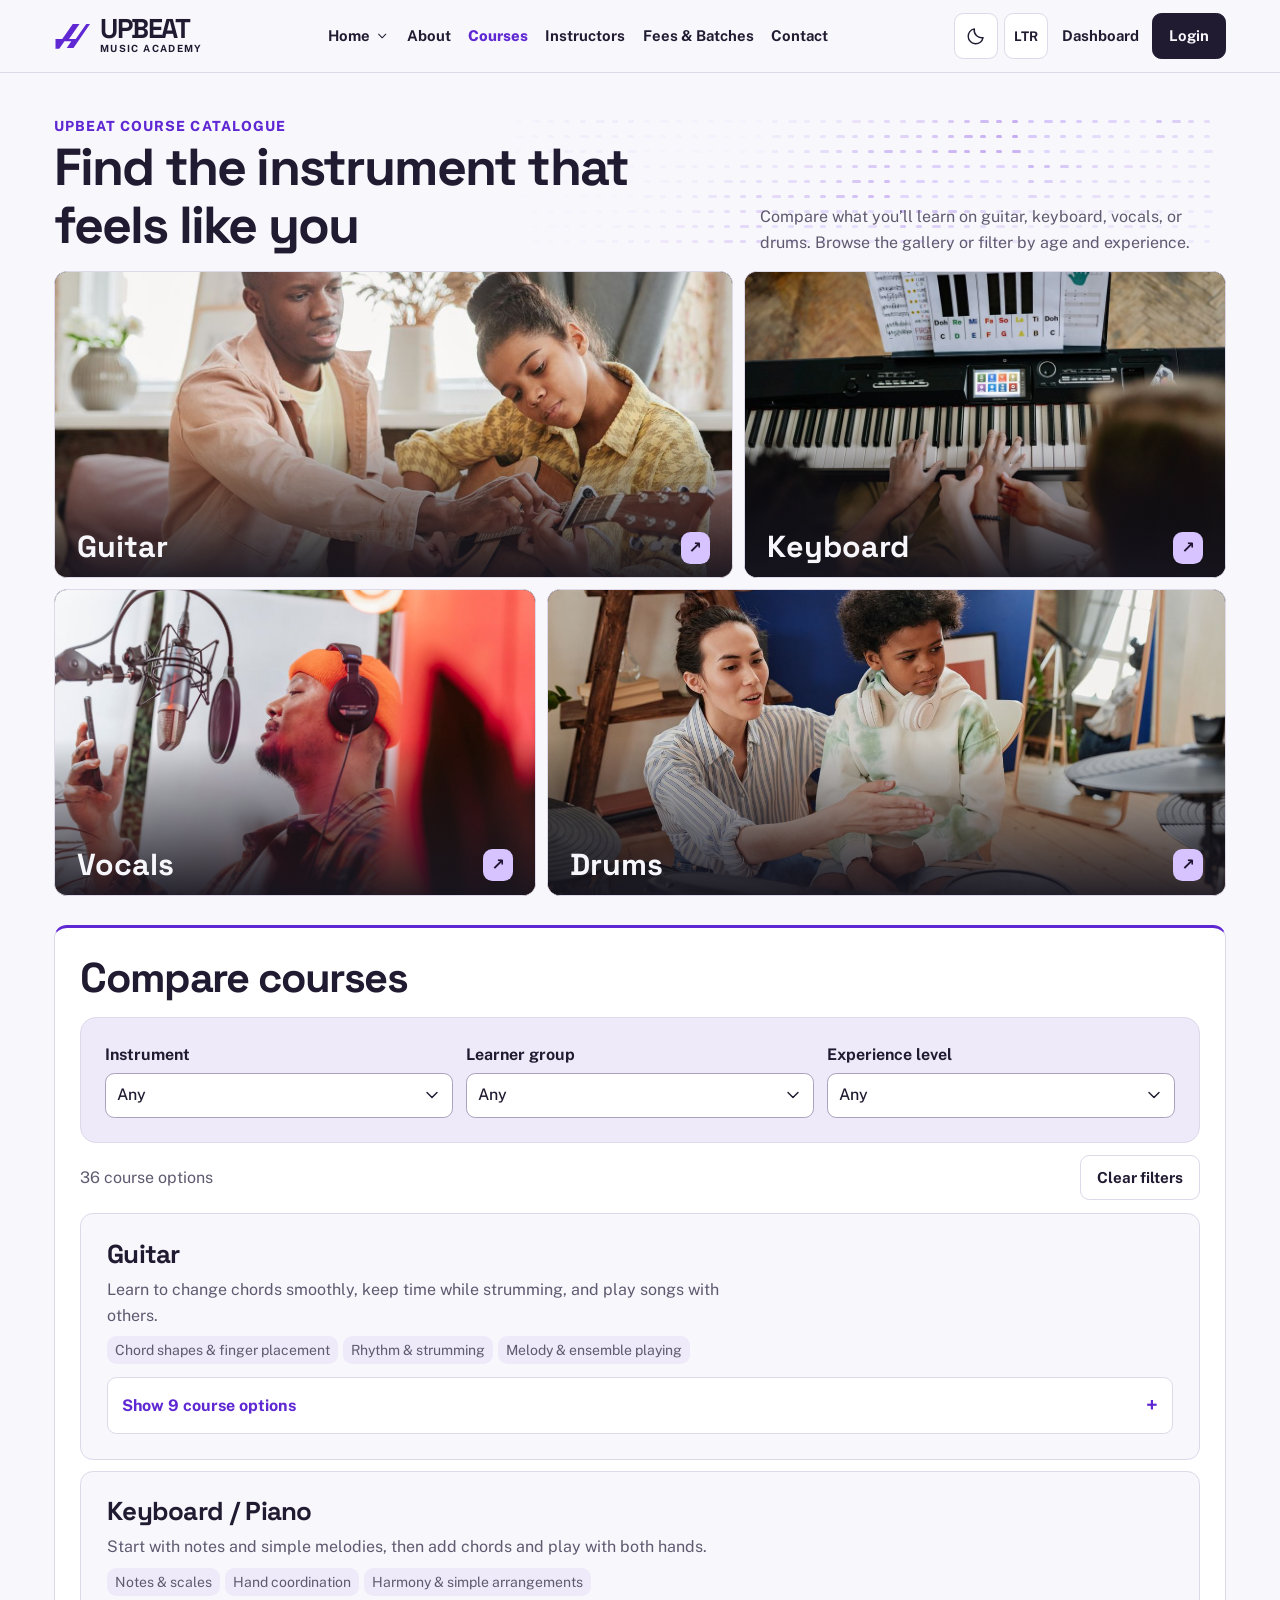
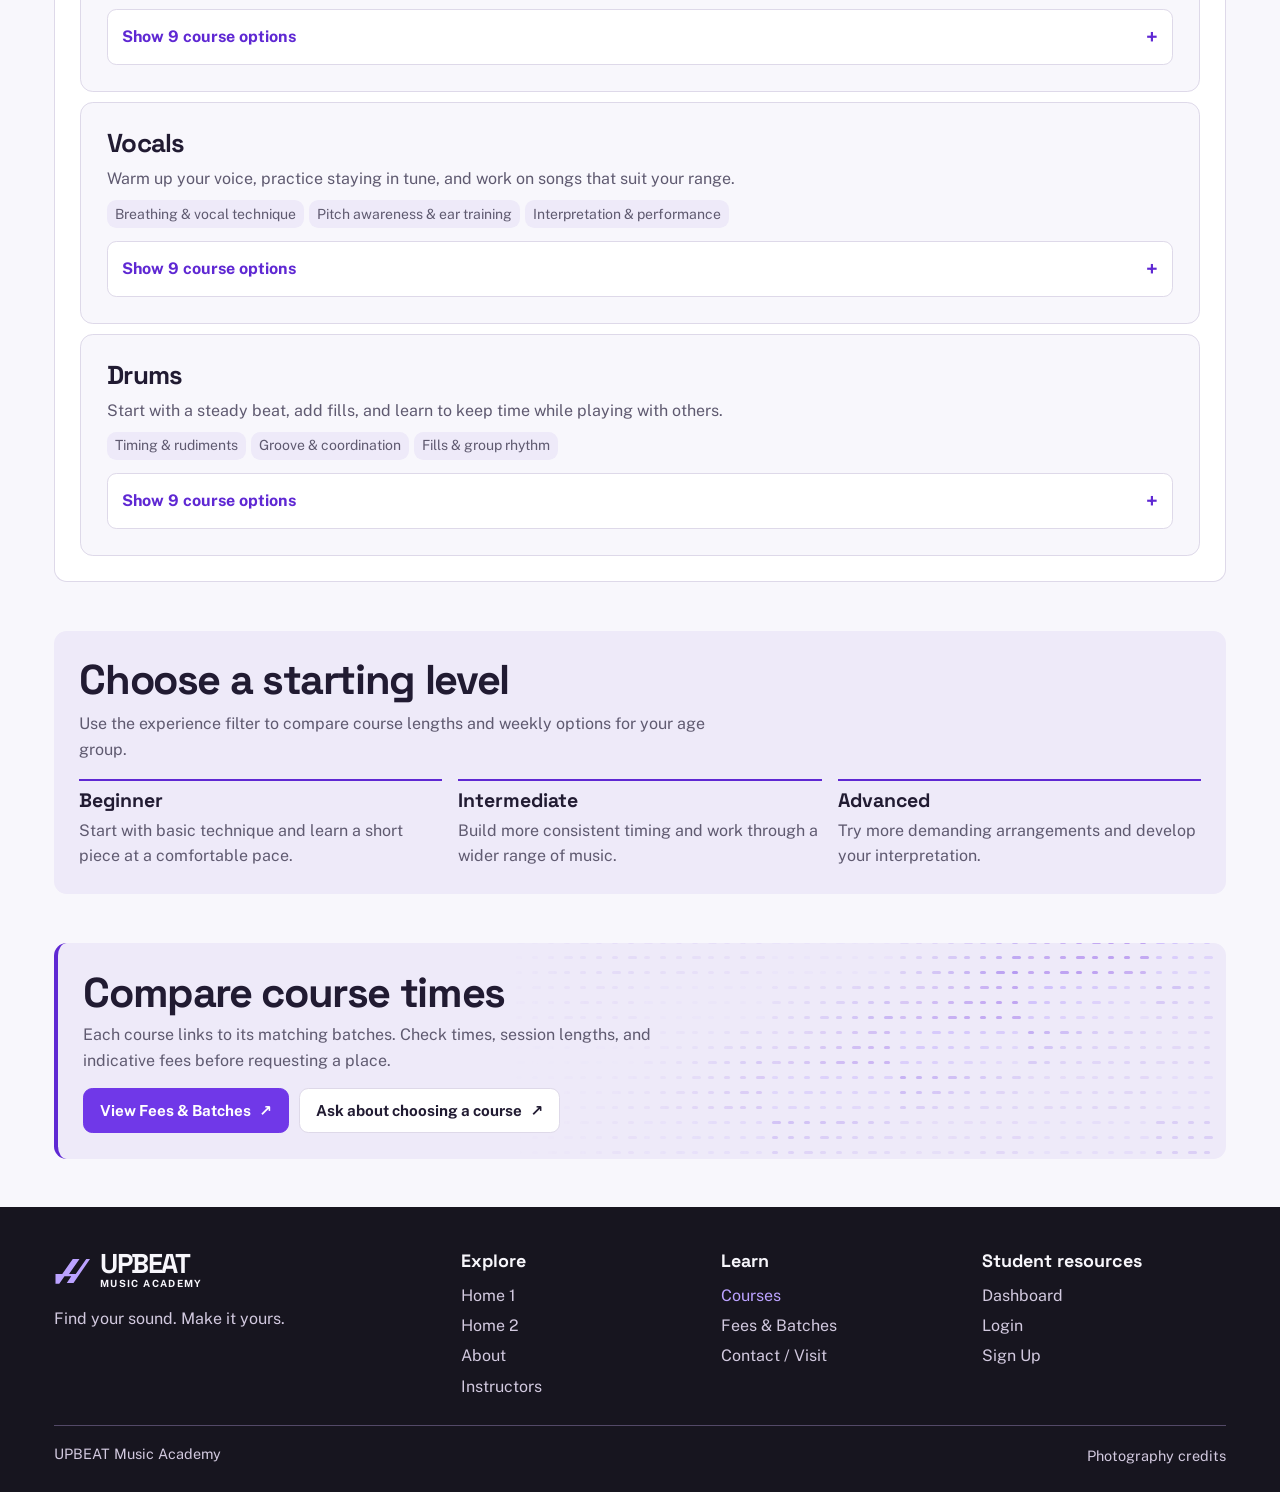
<file: pages/courses.html>
<!doctype html>
<html lang="en" dir="ltr">
  <head>
    <meta charset="utf-8" />
    <meta name="viewport" content="width=device-width, initial-scale=1" />
    <meta
      name="description"
      content="Compare UPBEAT guitar, keyboard, vocal, and drum courses by age and experience."
    />
    <title>Courses | UPBEAT Music Academy</title>
    <link rel="icon" href="../assets/icons/favicon.svg" type="image/svg+xml" />
    <script src="../assets/js/preferences.js"></script>
    <link rel="stylesheet" href="../assets/css/fonts.css" />
    <link rel="stylesheet" href="../assets/css/style.css" />
    <link rel="stylesheet" href="../assets/css/dark-mode.css" />
    <link rel="stylesheet" href="../assets/css/studio.css" />
    <link rel="stylesheet" href="../assets/css/rtl.css" />
    <script type="module" src="../assets/js/public.js"></script>
  </head>
  <body data-page="courses">
    <header id="site-header">
      <noscript
        ><nav class="container" aria-label="Main navigation">
          <a href="../index.html">Home 1</a> <a href="../pages/home2.html">Home 2</a>
          <a href="../pages/about.html">About</a> <a href="../pages/courses.html">Courses</a>
          <a href="../pages/instructors.html">Instructors</a>
          <a href="../pages/fees-batches.html">Fees & Batches</a>
          <a href="../pages/contact.html">Contact</a> <a href="../pages/login.html">Login</a>
          <a href="../pages/dashboard.html">Student Dashboard</a>
        </nav></noscript
      >
    </header>
    <main id="main" tabindex="-1">
      <div class="container public-content catalogue-page">
        <header class="catalogue-intro">
          <div class="catalogue-lead pixel-surface pixel-medium">
            <div>
              <p class="studio-eyebrow">UPBEAT course catalogue</p>
              <h1>Find the instrument that feels like you</h1>
            </div>
            <p>
              Compare what you’ll learn on guitar, keyboard, vocals, or drums. Browse the gallery or
              filter by age and experience.
            </p>
          </div>
          <nav class="catalogue-tracks" aria-label="Instrument categories">
            <a data-catalogue-choice="guitar" href="?instrument=guitar#course-finder"
              ><img
                src="../assets/images/guitar.jpg"
                width="1050"
                height="700"
                alt=""
                loading="lazy"
                decoding="async"
                data-photo
              /><span class="gallery-caption"
                ><strong>Guitar</strong><span class="arrow" aria-hidden="true">↗</span></span
              ></a
            ><a data-catalogue-choice="keyboard" href="?instrument=keyboard#course-finder"
              ><img
                src="../assets/images/keyboard.jpg"
                width="1000"
                height="667"
                alt=""
                loading="lazy"
                decoding="async"
                data-photo
              /><span class="gallery-caption"
                ><strong>Keyboard</strong><span class="arrow" aria-hidden="true">↗</span></span
              ></a
            ><a data-catalogue-choice="vocals" href="?instrument=vocals#course-finder"
              ><img
                src="../assets/images/vocals.jpg"
                width="1000"
                height="667"
                alt=""
                loading="lazy"
                decoding="async"
                data-photo
              /><span class="gallery-caption"
                ><strong>Vocals</strong><span class="arrow" aria-hidden="true">↗</span></span
              ></a
            ><a data-catalogue-choice="drums" href="?instrument=drums#course-finder"
              ><img
                src="../assets/images/drum-lesson.jpg"
                width="1200"
                height="800"
                alt=""
                loading="lazy"
                decoding="async"
                data-photo
              /><span class="gallery-caption"
                ><strong>Drums</strong><span class="arrow" aria-hidden="true">↗</span></span
              ></a
            >
          </nav>
        </header>
        <section class="public-block" id="course-finder" aria-label="Course catalogue">
          <header class="block-title"><h2>Compare courses</h2></header>
          <div data-finder="courses"></div>
          <noscript
            ><p>
              Courses are available for kids, teens, and adults at beginner, intermediate, and advanced
              levels.
            </p></noscript
          >
        </section>

        <section class="public-block music-steps">
          <header class="block-title">
            <h2>Choose a starting level</h2>
            <p>
              Use the experience filter to compare course lengths and weekly options for your age group.
            </p>
          </header>
          <dl>
            <div>
              <dt>Beginner</dt>
              <dd>Start with basic technique and learn a short piece at a comfortable pace.</dd>
            </div>
            <div>
              <dt>Intermediate</dt>
              <dd>Build more consistent timing and work through a wider range of music.</dd>
            </div>
            <div>
              <dt>Advanced</dt>
              <dd>Try more demanding arrangements and develop your interpretation.</dd>
            </div>
          </dl>
        </section>
        <section
          class="public-block next-step pixel-surface pixel-medium"
          aria-label="Compare course times"
        >
          <div>
            <h2>Compare course times</h2>
            <p>
              Each course links to its matching batches. Check times, session lengths, and indicative
              fees before requesting a place.
            </p>
          </div>
          <div class="actions">
            <a class="button accent" href="fees-batches.html"
              >View Fees &amp; Batches <span class="arrow" aria-hidden="true">↗</span></a
            ><a class="button" href="contact.html?topic=Course%20enquiry#enquiry"
              >Ask about choosing a course <span class="arrow" aria-hidden="true">↗</span></a
            >
          </div>
        </section>
      </div>
    </main>
    <footer id="site-footer"></footer>
  </body>
</html>
</file>
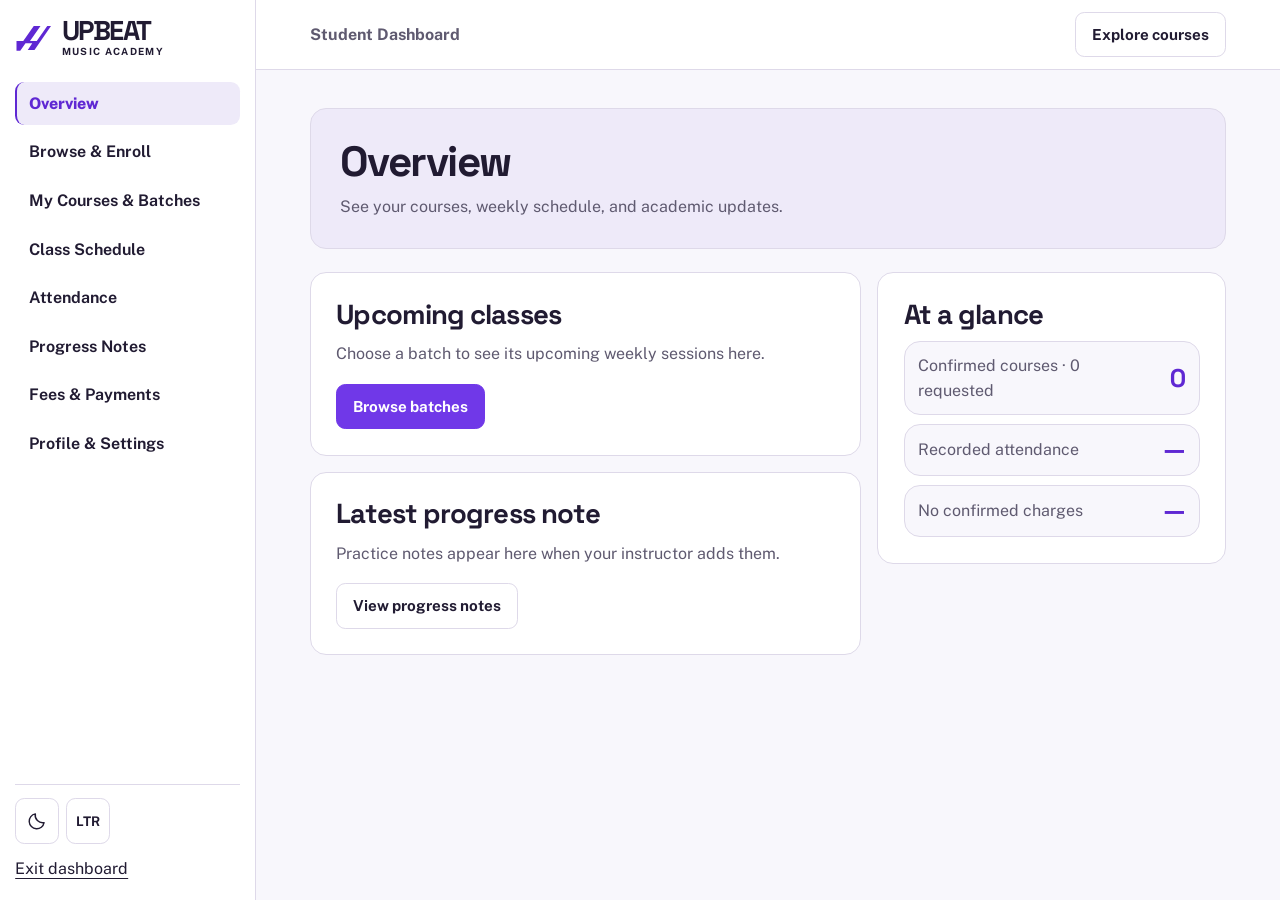
<file: pages/dashboard.html>
<!doctype html>
<html lang="en" dir="ltr">
  <head>
    <meta charset="utf-8" />
    <meta name="viewport" content="width=device-width, initial-scale=1" />
    <meta
      name="description"
      content="Explore music classes for kids, teens and adults at UPBEAT Music Academy."
    />
    <title>Student Dashboard | UPBEAT Music Academy</title>
    <link rel="icon" href="../assets/icons/favicon.svg" type="image/svg+xml" />
    <script src="../assets/js/preferences.js"></script>
    <link rel="stylesheet" href="../assets/css/fonts.css" />
    <link rel="stylesheet" href="../assets/css/style.css" />
    <link rel="stylesheet" href="../assets/css/dark-mode.css" />
    <link rel="stylesheet" href="../assets/css/rtl.css" />
    <link rel="stylesheet" href="../assets/css/dashboard.css?v=sticky-navigation-2" />
    <script type="module" src="../assets/js/dashboard.js"></script>
  </head>
  <body data-page="dashboard">
    <main id="main" tabindex="-1">
      <div class="dashboard" data-dashboard>
        <noscript
          ><p class="container">
            The Student Dashboard requires JavaScript. <a href="../index.html">Return home</a>
          </p></noscript
        >
      </div>
    </main>
  </body>
</html>
</file>
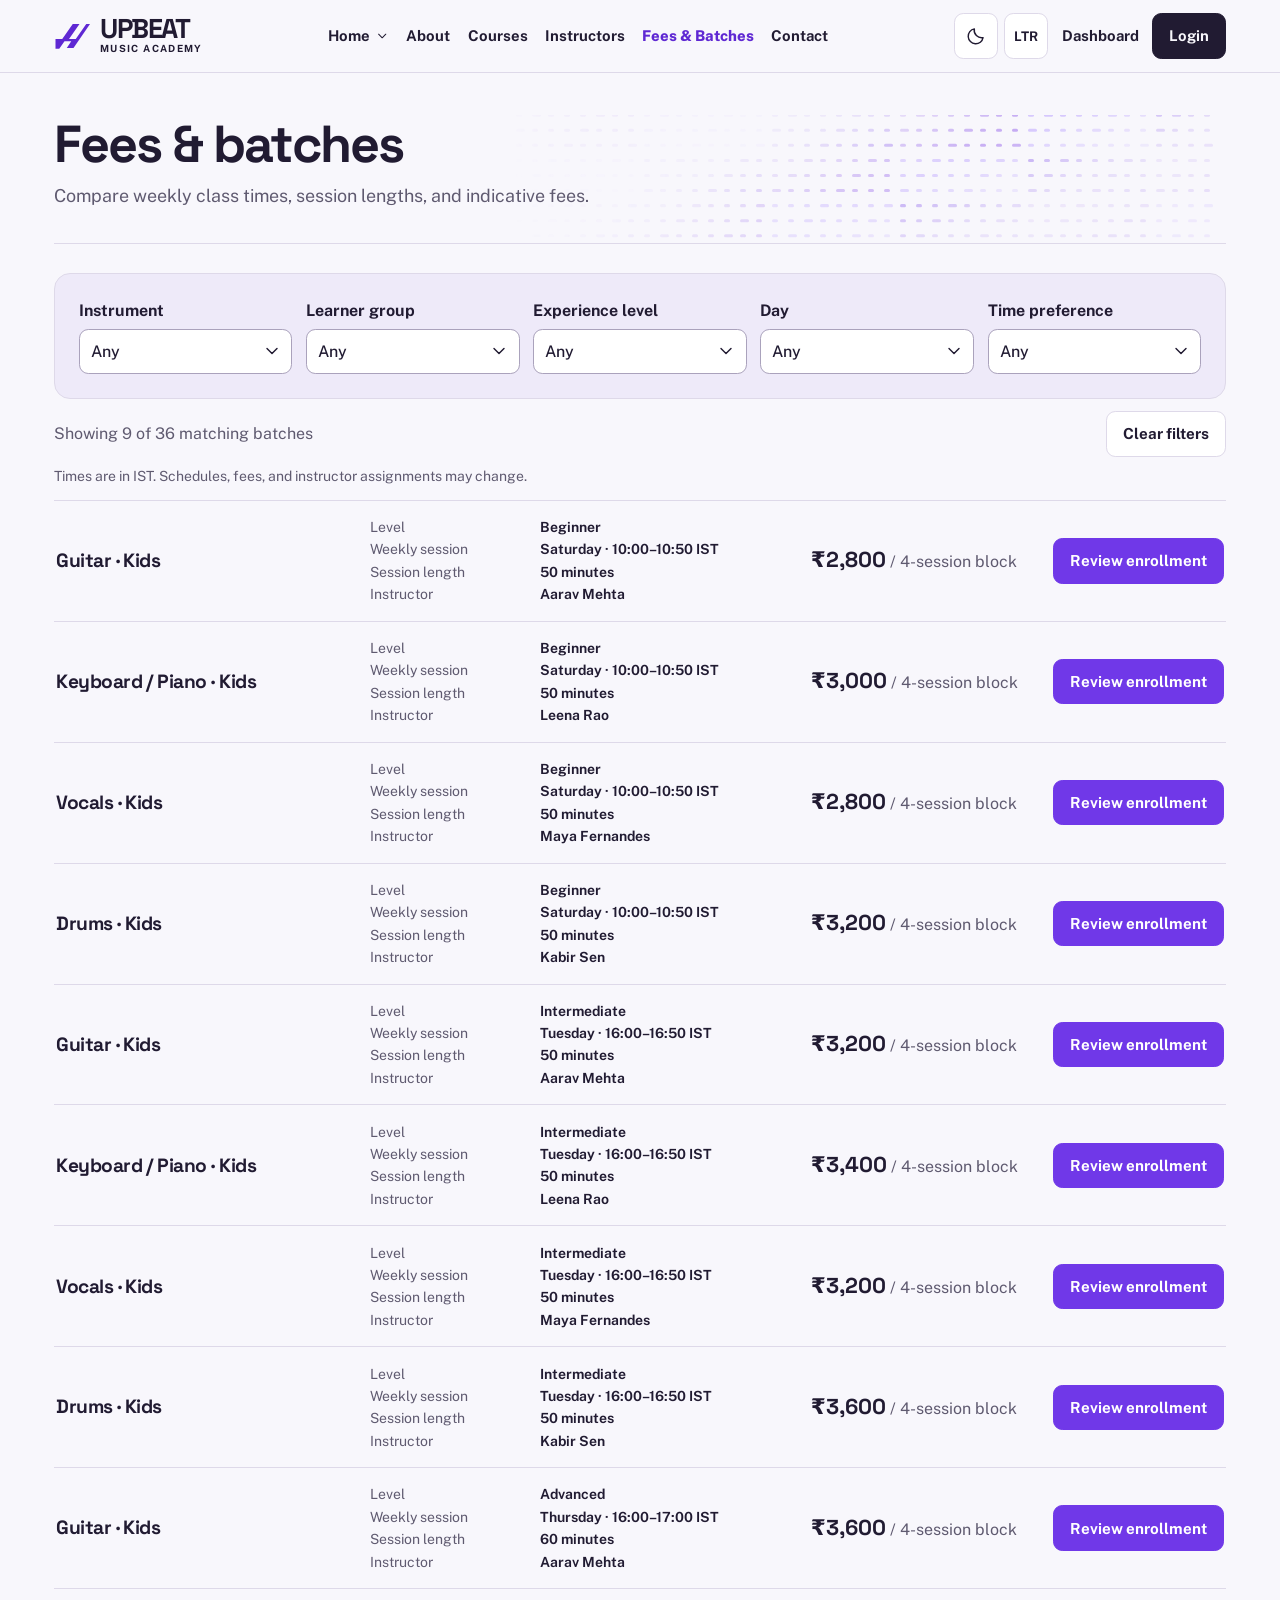
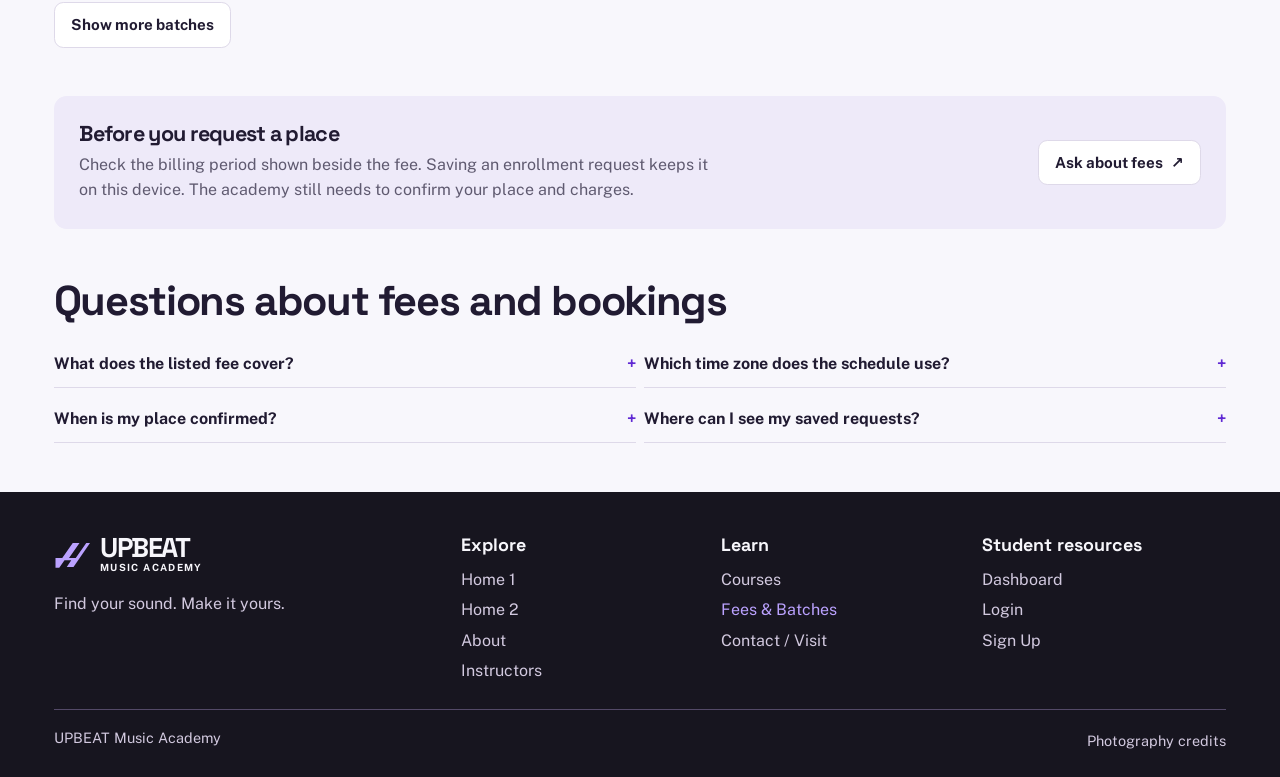
<file: pages/fees-batches.html>
<!doctype html>
<html lang="en" dir="ltr">
  <head>
    <meta charset="utf-8" />
    <meta name="viewport" content="width=device-width, initial-scale=1" />
    <meta
      name="description"
      content="Check weekly class schedules, session lengths, and indicative fees at UPBEAT."
    />
    <title>Fees &amp; Batches | UPBEAT Music Academy</title>
    <link rel="icon" href="../assets/icons/favicon.svg" type="image/svg+xml" />
    <script src="../assets/js/preferences.js"></script>
    <link rel="stylesheet" href="../assets/css/fonts.css" />
    <link rel="stylesheet" href="../assets/css/style.css" />
    <link rel="stylesheet" href="../assets/css/dark-mode.css" />
    <link rel="stylesheet" href="../assets/css/studio.css" />
    <link rel="stylesheet" href="../assets/css/rtl.css" />
    <script type="module" src="../assets/js/public.js"></script>
  </head>
  <body data-page="fees-batches">
    <header id="site-header">
      <noscript
        ><nav class="container" aria-label="Main navigation">
          <a href="../index.html">Home 1</a> <a href="../pages/home2.html">Home 2</a>
          <a href="../pages/about.html">About</a> <a href="../pages/courses.html">Courses</a>
          <a href="../pages/instructors.html">Instructors</a>
          <a href="../pages/fees-batches.html">Fees & Batches</a>
          <a href="../pages/contact.html">Contact</a> <a href="../pages/login.html">Login</a>
          <a href="../pages/dashboard.html">Student Dashboard</a>
        </nav></noscript
      >
    </header>
    <main id="main" tabindex="-1">
      <div class="container public-content">
        <header class="page-intro pixel-surface pixel-medium">
          <h1>Fees &amp; batches</h1>
          <p>Compare weekly class times, session lengths, and indicative fees.</p>
        </header>
        <section class="comparison" id="batch-finder" aria-label="Batch finder">
          <div data-finder="batches"></div>
          <noscript><p>Batch filters and enrollment review require JavaScript.</p></noscript>
        </section>
        <section class="inline-help">
          <div>
            <h2>Before you request a place</h2>
            <p>
              Check the billing period shown beside the fee. Saving an enrollment request keeps it on
              this device. The academy still needs to confirm your place and charges.
            </p>
          </div>
          <a class="button" href="contact.html?topic=Fees%20and%20enrollment#enquiry"
            >Ask about fees <span class="arrow" aria-hidden="true">↗</span></a
          >
        </section>

        <section class="public-block contact-faq">
          <header class="block-title"><h2>Questions about fees and bookings</h2></header>
          <div class="faq">
            <details>
              <summary>What does the listed fee cover?</summary>
              <p>
                Check the billing period shown beside the fee for each batch. The enrollment review shows
                the same amount and period.
              </p>
            </details>
            <details>
              <summary>Which time zone does the schedule use?</summary>
              <p>
                Weekly class times are shown in India Standard Time (IST). Check the day and session
                length before reviewing a batch.
              </p>
            </details>
            <details>
              <summary>When is my place confirmed?</summary>
              <p>
                Saving a request records your choice on this device. The academy confirms availability
                and the amount due separately.
              </p>
            </details>
            <details>
              <summary>Where can I see my saved requests?</summary>
              <p>
                Open My Courses in the
                <a class="text-link" href="dashboard.html#my-courses"
                  >Student Dashboard <span class="arrow" aria-hidden="true">↗</span></a
                >
                on the same device.
              </p>
            </details>
          </div>
        </section>
      </div>
    </main>
    <footer id="site-footer"></footer>
  </body>
</html>
</file>
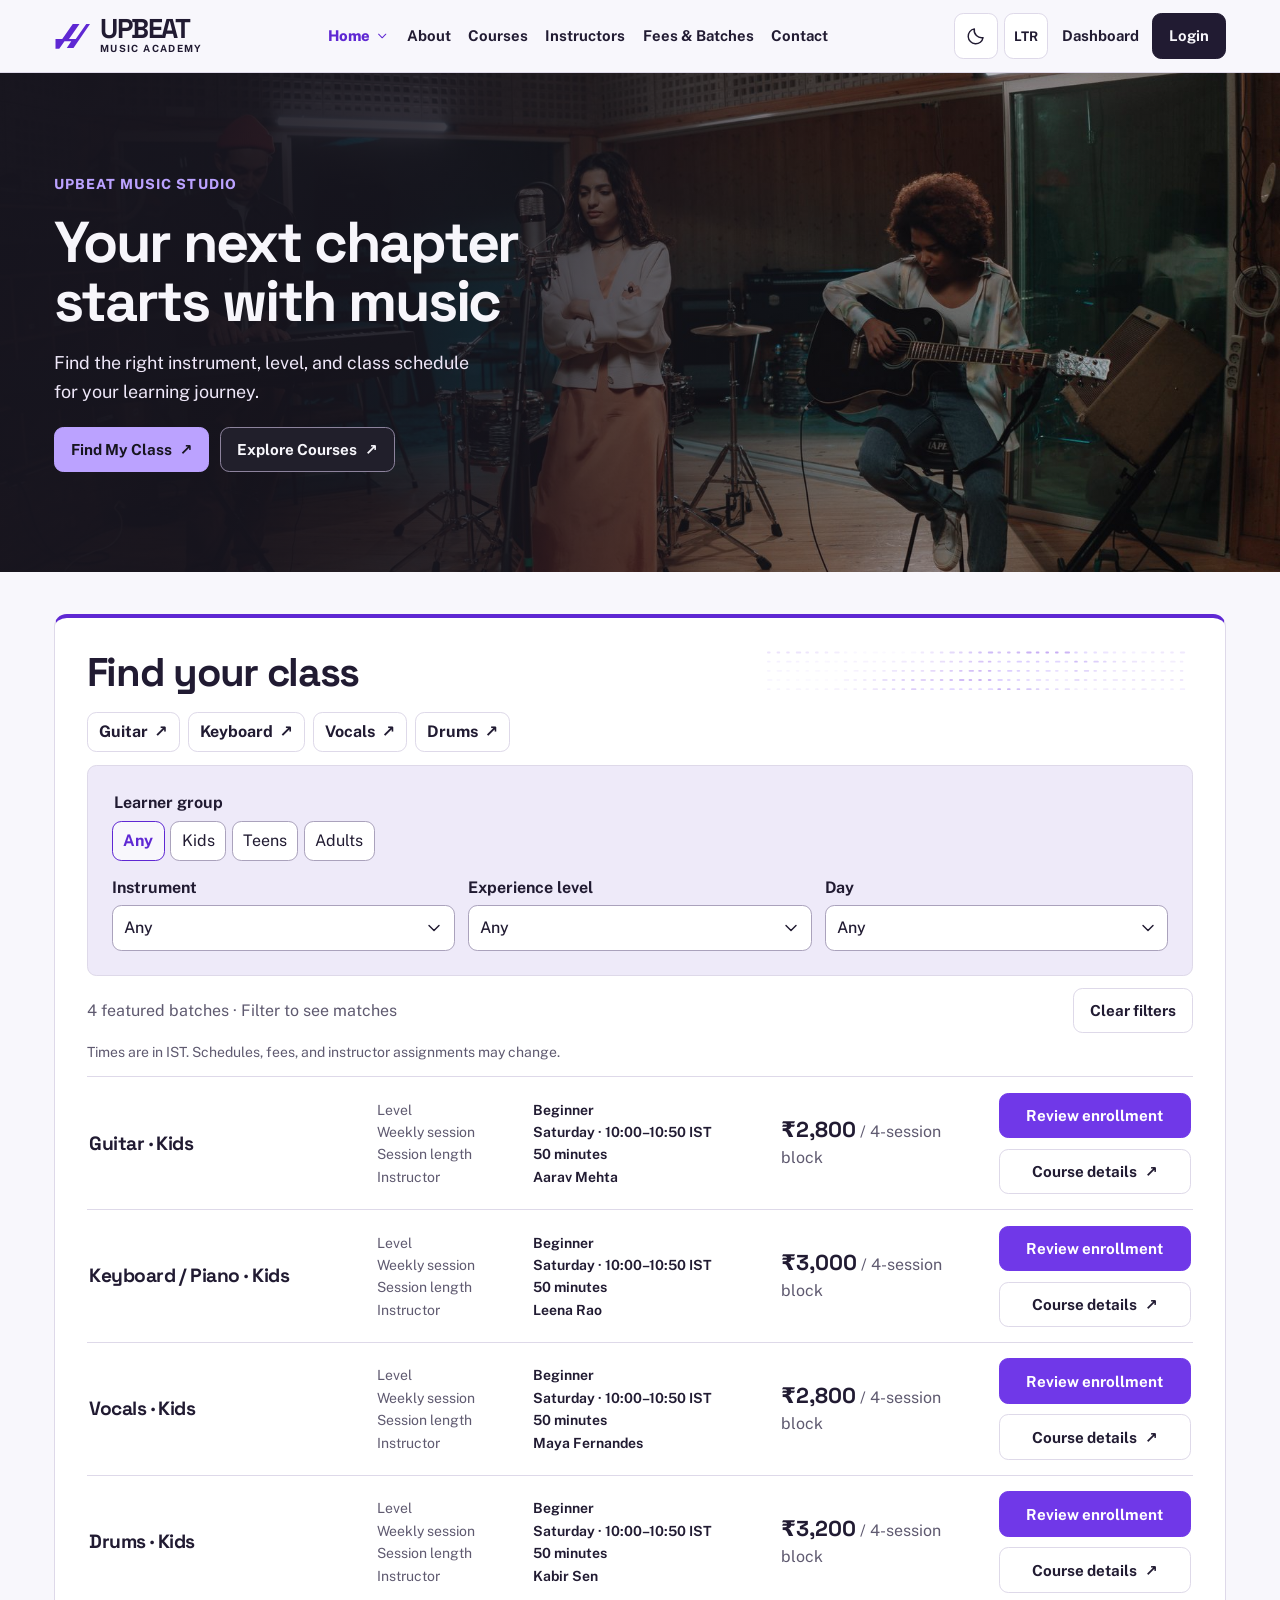
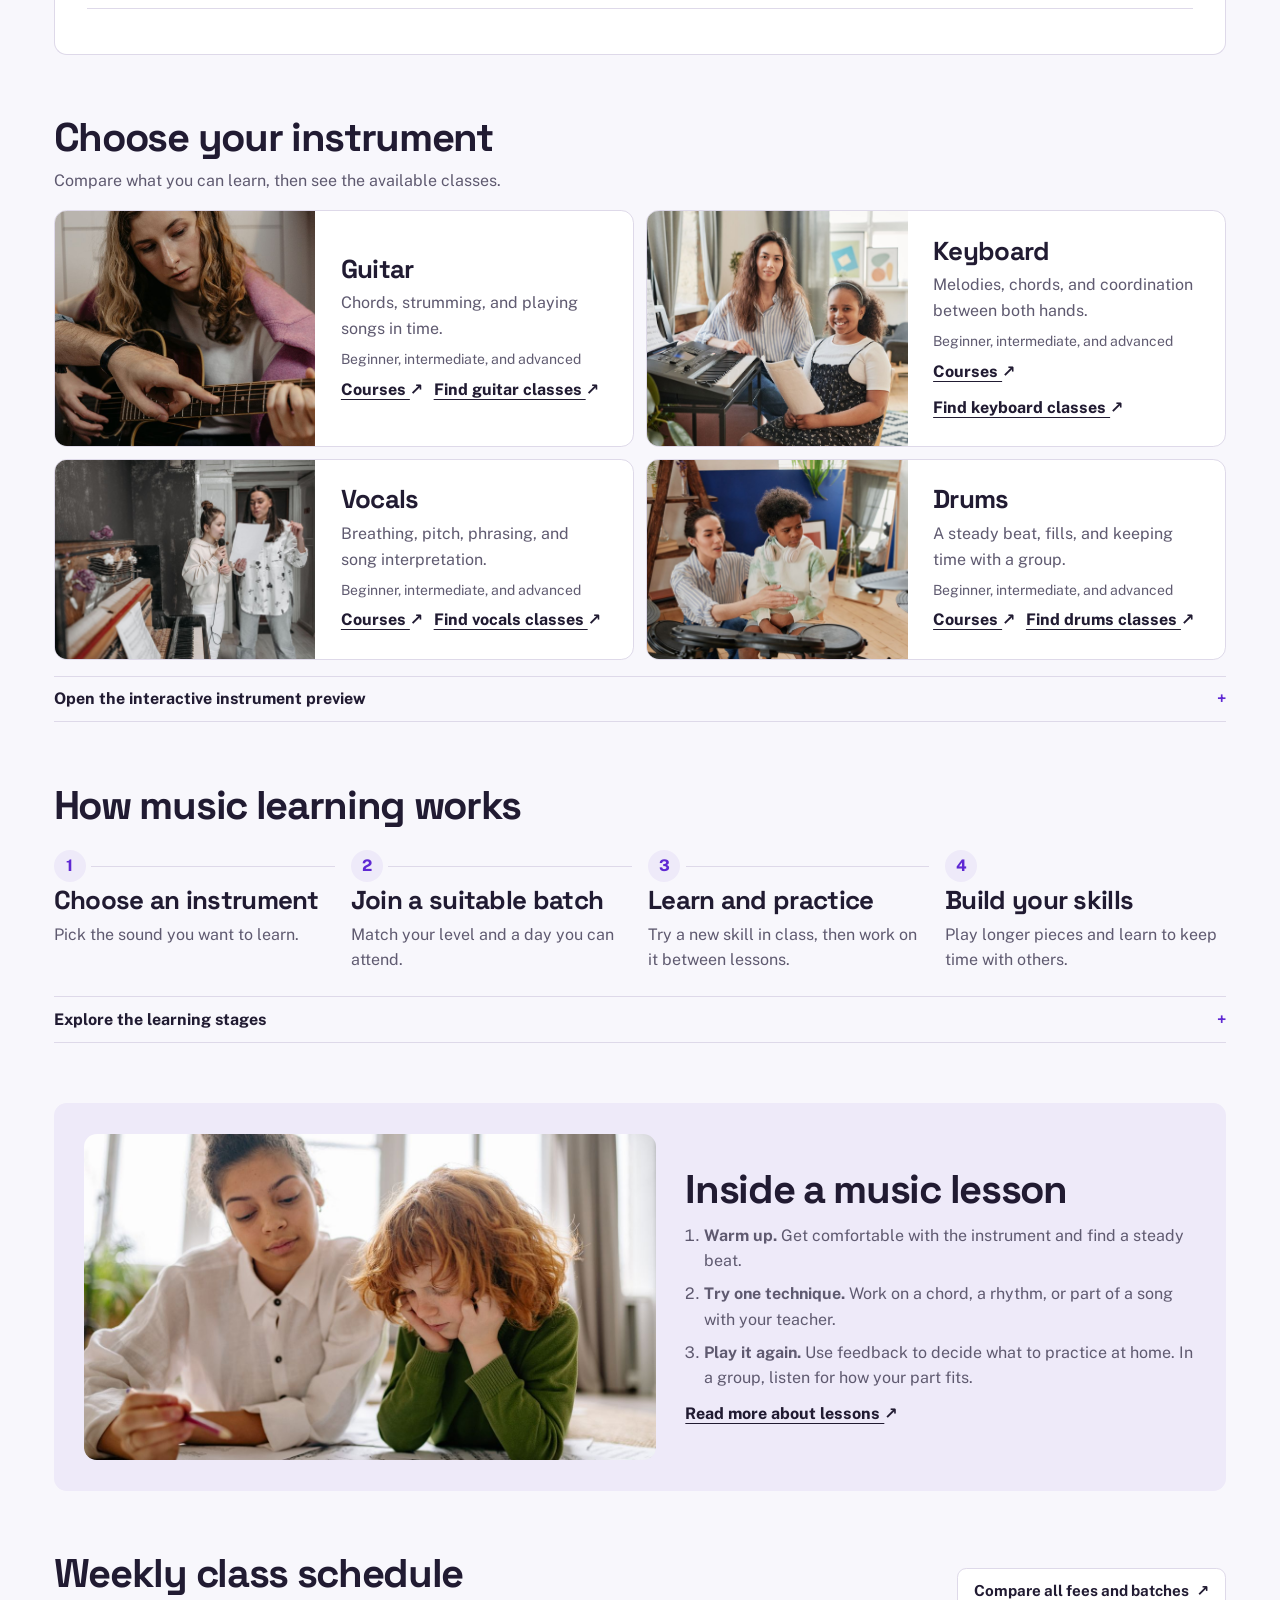
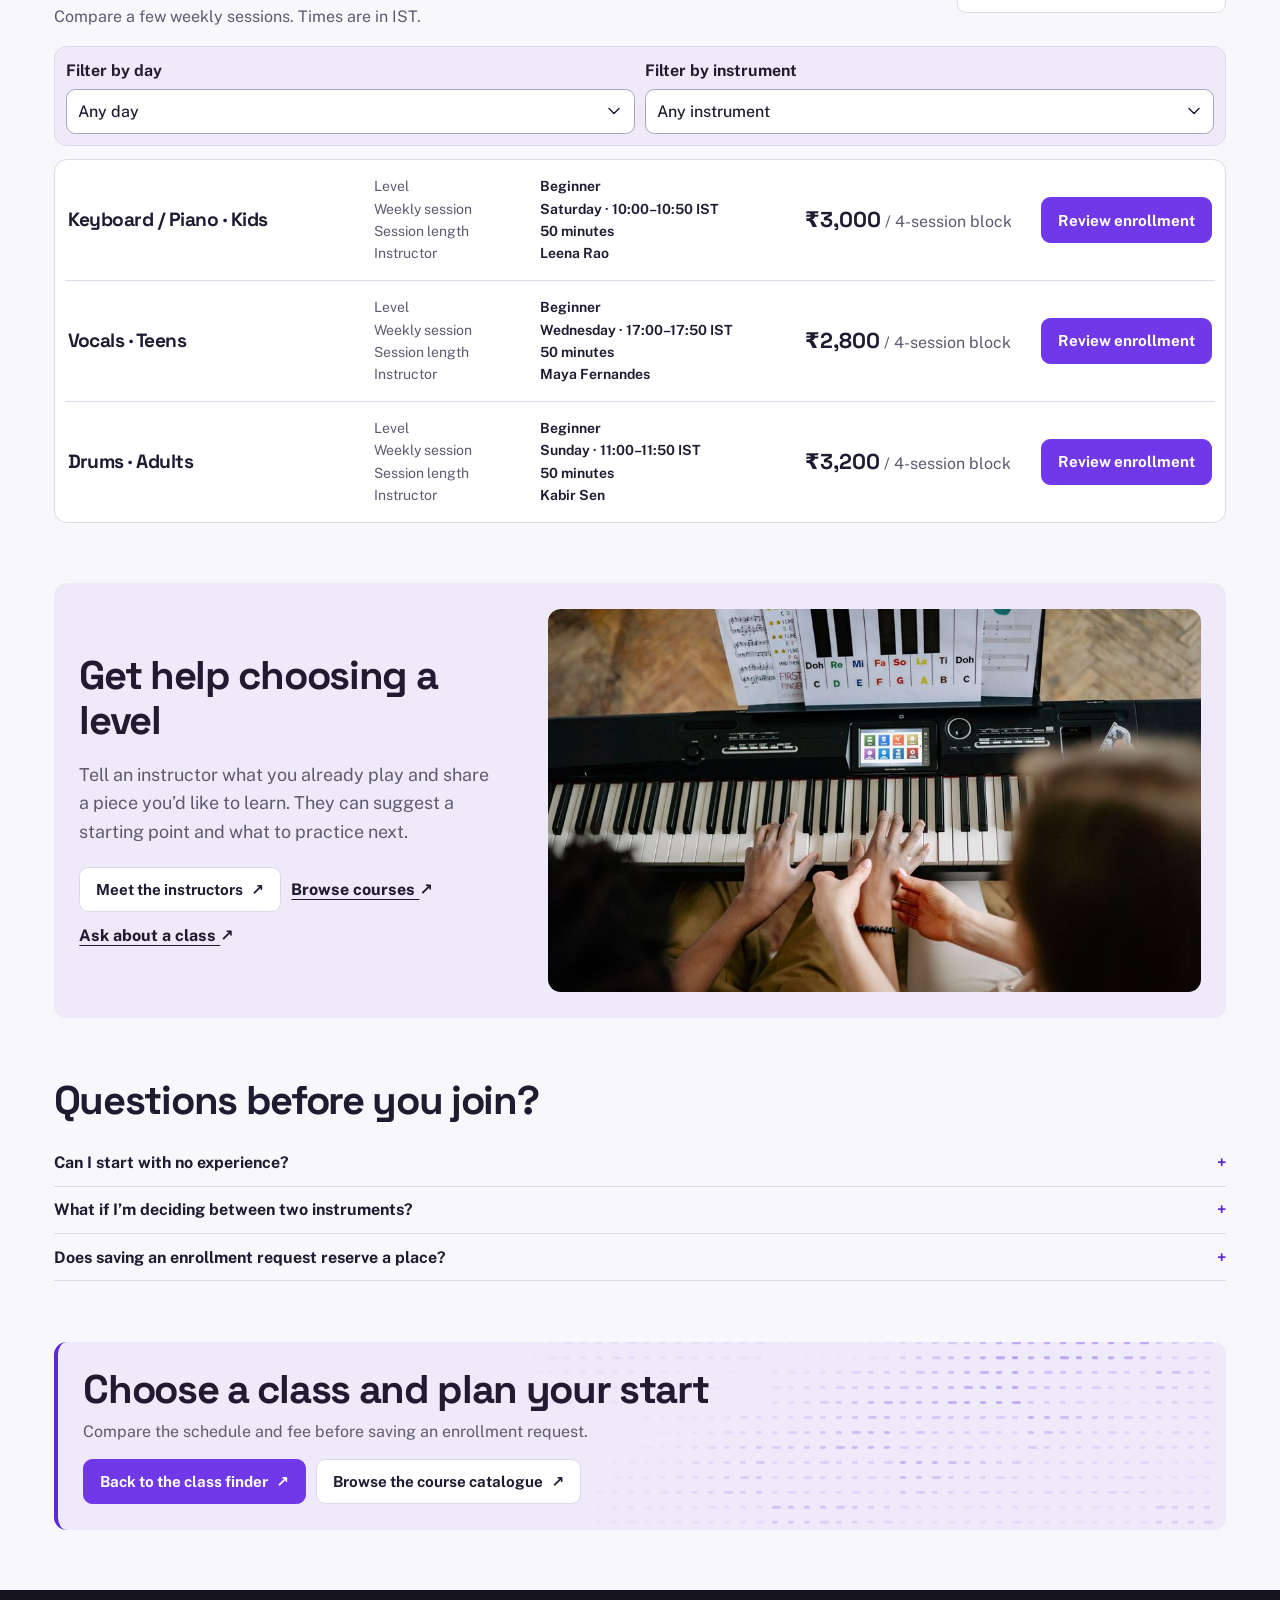
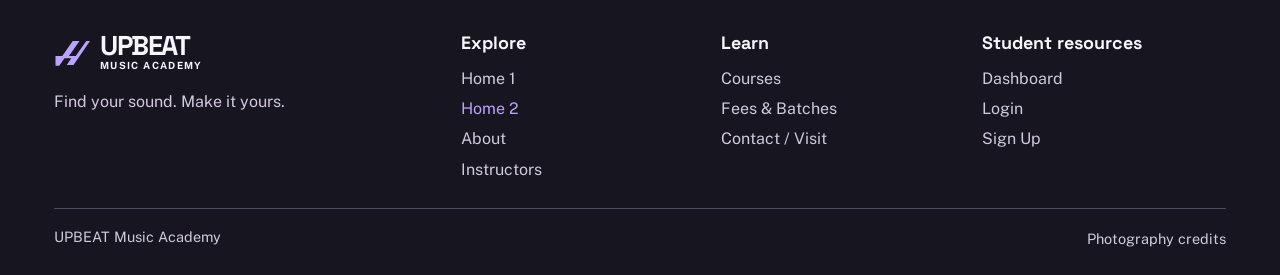
<file: pages/home2.html>
<!doctype html>
<html lang="en" dir="ltr">
  <head>
    <meta charset="utf-8" />
    <meta name="viewport" content="width=device-width, initial-scale=1" />
    <meta
      name="description"
      content="Find a weekly UPBEAT music class by learner group, instrument, experience, and day."
    />
    <title>Your musical journey | UPBEAT Music Academy</title>
    <link rel="icon" href="../assets/icons/favicon.svg" type="image/svg+xml" />
    <script src="../assets/js/preferences.js"></script>
    <link rel="stylesheet" href="../assets/css/fonts.css" />
    <link rel="stylesheet" href="../assets/css/style.css" />
    <link rel="stylesheet" href="../assets/css/dark-mode.css" />
    <link rel="stylesheet" href="../assets/css/studio.css" />
    <link rel="stylesheet" href="../assets/css/homepages.css" />
    <link rel="stylesheet" href="../assets/css/rtl.css" />
    <script type="module" src="../assets/js/public.js"></script>
  </head>
  <body data-page="home2">
    <header id="site-header">
      <noscript
        ><nav class="container" aria-label="Main navigation">
          <a href="../index.html">Home 1</a> <a href="../pages/home2.html">Home 2</a>
          <a href="../pages/about.html">About</a> <a href="../pages/courses.html">Courses</a>
          <a href="../pages/instructors.html">Instructors</a>
          <a href="../pages/fees-batches.html">Fees & Batches</a>
          <a href="../pages/contact.html">Contact</a> <a href="../pages/login.html">Login</a>
          <a href="../pages/dashboard.html">Student Dashboard</a>
        </nav></noscript
      >
    </header>
    <main id="main" tabindex="-1">
      <section class="studio-banner dark-section" aria-labelledby="studio-banner-title">
        <img
          src="../assets/images/ensemble-room.jpg"
          srcset="
            ../assets/images/ensemble-room-small.jpg  900w,
            ../assets/images/ensemble-room.jpg       1800w
          "
          sizes="100vw"
          width="1800"
          height="1200"
          alt="A keyboard player, singer, and guitarist rehearse together in a music studio"
          fetchpriority="high"
          decoding="async"
          data-photo
        />
        <div class="container landing-copy">
          <p class="studio-eyebrow">UPBEAT Music Studio</p>
          <h1 id="studio-banner-title">Your next chapter starts with music</h1>
          <p>Find the right instrument, level, and class schedule for your learning journey.</p>
          <div class="actions">
            <a href="#path-finder" class="button accent"
              >Find My Class <span class="arrow" aria-hidden="true">↗</span></a
            ><a href="courses.html" class="button inverse"
              >Explore Courses <span class="arrow" aria-hidden="true">↗</span></a
            >
          </div>
        </div>
      </section>
      <div class="container public-content planner">
        <section class="planner-workspace" id="path-finder" aria-labelledby="lab-finder-title">
          <header class="block-title pixel-surface pixel-medium">
            <h2 id="lab-finder-title" tabindex="-1">Find your class</h2>
          </header>
          <nav class="lab-tracks" aria-label="Pick an instrument">
            <a data-lab-choice="guitar" href="?instrument=guitar#path-finder"
              >Guitar <span class="arrow" aria-hidden="true">↗</span></a
            ><a data-lab-choice="keyboard" href="?instrument=keyboard#path-finder"
              >Keyboard <span class="arrow" aria-hidden="true">↗</span></a
            ><a data-lab-choice="vocals" href="?instrument=vocals#path-finder"
              >Vocals <span class="arrow" aria-hidden="true">↗</span></a
            ><a data-lab-choice="drums" href="?instrument=drums#path-finder"
              >Drums <span class="arrow" aria-hidden="true">↗</span></a
            >
          </nav>
          <div data-finder="path"></div>
          <noscript
            ><p>
              <a class="text-link" href="fees-batches.html"
                >Browse fees and batches <span class="arrow" aria-hidden="true">↗</span></a
              >
            </p></noscript
          >
        </section>
        <section class="public-block studio-programs">
          <header class="block-title">
            <h2>Choose your instrument</h2>
            <p>Compare what you can learn, then see the available classes.</p>
          </header>
          <div class="instrument-previews">
            <article>
              <img
                src="../assets/images/journey.jpg"
                width="1250"
                height="833"
                alt="A teacher and a learner practice a guitar part"
                loading="lazy"
                decoding="async"
                data-photo
              />
              <div>
                <h3>Guitar</h3>
                <p>Chords, strumming, and playing songs in time.</p>
                <p class="comparison-level">Beginner, intermediate, and advanced</p>
                <div class="actions">
                  <a href="courses.html?instrument=guitar#course-finder" class="text-link"
                    >Courses <span class="arrow" aria-hidden="true">↗</span></a
                  ><a class="text-link" data-lab-choice="guitar" href="?instrument=guitar#path-finder"
                    >Find guitar classes <span class="arrow" aria-hidden="true">↗</span></a
                  >
                </div>
              </div>
            </article>
            <article>
              <img
                src="../assets/images/smiling-keys.jpg"
                width="1150"
                height="1725"
                alt="A teacher and learner sit beside a keyboard"
                loading="lazy"
                decoding="async"
                data-photo
              />
              <div>
                <h3>Keyboard</h3>
                <p>Melodies, chords, and coordination between both hands.</p>
                <p class="comparison-level">Beginner, intermediate, and advanced</p>
                <div class="actions">
                  <a href="courses.html?instrument=keyboard#course-finder" class="text-link"
                    >Courses <span class="arrow" aria-hidden="true">↗</span></a
                  ><a
                    class="text-link"
                    data-lab-choice="keyboard"
                    href="?instrument=keyboard#path-finder"
                    >Find keyboard classes <span class="arrow" aria-hidden="true">↗</span></a
                  >
                </div>
              </div>
            </article>
            <article>
              <img
                src="../assets/images/voice-lesson.jpg"
                width="1200"
                height="801"
                alt="A vocal teacher and learner use a microphone and piano"
                loading="lazy"
                decoding="async"
                data-photo
              />
              <div>
                <h3>Vocals</h3>
                <p>Breathing, pitch, phrasing, and song interpretation.</p>
                <p class="comparison-level">Beginner, intermediate, and advanced</p>
                <div class="actions">
                  <a href="courses.html?instrument=vocals#course-finder" class="text-link"
                    >Courses <span class="arrow" aria-hidden="true">↗</span></a
                  ><a class="text-link" data-lab-choice="vocals" href="?instrument=vocals#path-finder"
                    >Find vocals classes <span class="arrow" aria-hidden="true">↗</span></a
                  >
                </div>
              </div>
            </article>
            <article>
              <img
                src="../assets/images/drum-lesson.jpg"
                width="1200"
                height="800"
                alt="Two people work on a drum technique"
                loading="lazy"
                decoding="async"
                data-photo
              />
              <div>
                <h3>Drums</h3>
                <p>A steady beat, fills, and keeping time with a group.</p>
                <p class="comparison-level">Beginner, intermediate, and advanced</p>
                <div class="actions">
                  <a href="courses.html?instrument=drums#course-finder" class="text-link"
                    >Courses <span class="arrow" aria-hidden="true">↗</span></a
                  ><a class="text-link" data-lab-choice="drums" href="?instrument=drums#path-finder"
                    >Find drums classes <span class="arrow" aria-hidden="true">↗</span></a
                  >
                </div>
              </div>
            </article>
          </div>
          <details class="landing-disclosure lab-preview">
            <summary>Open the interactive instrument preview</summary>
            <div class="lab-instrument" data-explorer="lab">
              <noscript
                ><p>
                  <a class="text-link" href="courses.html"
                    >Browse available instruments <span class="arrow" aria-hidden="true">↗</span></a
                  >
                </p></noscript
              >
            </div>
          </details>
        </section>
        <section class="public-block studio-process">
          <header class="block-title"><h2>How music learning works</h2></header>
          <ol class="process-sequence">
            <li>
              <h3>Choose an instrument</h3>
              <p>Pick the sound you want to learn.</p>
            </li>
            <li>
              <h3>Join a suitable batch</h3>
              <p>Match your level and a day you can attend.</p>
            </li>
            <li>
              <h3>Learn and practice</h3>
              <p>Try a new skill in class, then work on it between lessons.</p>
            </li>
            <li>
              <h3>Build your skills</h3>
              <p>Play longer pieces and learn to keep time with others.</p>
            </li>
          </ol>
          <details class="landing-disclosure journey-disclosure">
            <summary>Explore the learning stages</summary>
            <div class="journey-stages">
              <details name="learning-journey" open>
                <summary>Start with the basics</summary>
                <p>
                  Learn how to hold the instrument or warm up your voice. Play a few notes or tap a
                  simple beat.
                </p>
              </details>
              <details name="learning-journey">
                <summary>Learn with an instructor</summary>
                <p>
                  Work through one chord change, rhythm, or short passage and try the feedback straight
                  away.
                </p>
              </details>
              <details name="learning-journey">
                <summary>Practice your skills</summary>
                <p>
                  Slow down the part that needs work. Repeat it at a comfortable speed before moving on.
                </p>
              </details>
              <details name="learning-journey">
                <summary>Play with others</summary>
                <p>Count in together and listen for the other parts so everyone can stay in time.</p>
              </details>
              <details name="learning-journey">
                <summary>Build confidence</summary>
                <p>
                  Share a piece when you feel ready. A run-through or recording can help you hear your
                  progress.
                </p>
              </details>
            </div>
          </details>
        </section>
        <section class="practice-feature public-block studio-lesson">
          <figure>
            <img
              src="../assets/images/music-reading.jpg"
              width="1200"
              height="800"
              alt="A teacher and learner read from the same score"
              loading="lazy"
              decoding="async"
              data-photo
            />
          </figure>
          <div>
            <h2>Inside a music lesson</h2>
            <ol class="lesson-outline">
              <li>
                <strong>Warm up.</strong> Get comfortable with the instrument and find a steady beat.
              </li>
              <li>
                <strong>Try one technique.</strong> Work on a chord, a rhythm, or part of a song with
                your teacher.
              </li>
              <li>
                <strong>Play it again.</strong> Use feedback to decide what to practice at home. In a
                group, listen for how your part fits.
              </li>
            </ol>
            <a class="text-link" href="about.html#approach"
              >Read more about lessons <span class="arrow" aria-hidden="true">↗</span></a
            >
          </div>
        </section>
        <section class="public-block landing-schedule">
          <div class="block-heading-row">
            <header class="block-title">
              <h2>Weekly class schedule</h2>
              <p>Compare a few weekly sessions. Times are in IST.</p>
            </header>
            <a class="button" href="fees-batches.html"
              >Compare all fees and batches <span class="arrow" aria-hidden="true">↗</span></a
            >
          </div>
          <div class="schedule-section lab-week" data-batch-preview="journey"></div>
        </section>
        <section class="public-block landing-feature studio-guidance">
          <figure>
            <img
              src="../assets/images/keyboard.jpg"
              width="1000"
              height="667"
              alt="An instructor helps a learner place their hands on a keyboard"
              loading="lazy"
              decoding="async"
              data-photo
            />
          </figure>
          <div class="landing-copy">
            <h2>Get help choosing a level</h2>
            <p>
              Tell an instructor what you already play and share a piece you’d like to learn. They can
              suggest a starting point and what to practice next.
            </p>
            <div class="actions">
              <a href="instructors.html" class="button"
                >Meet the instructors <span class="arrow" aria-hidden="true">↗</span></a
              ><a href="courses.html" class="text-link"
                >Browse courses <span class="arrow" aria-hidden="true">↗</span></a
              ><a href="contact.html?topic=Batch%20enquiry#enquiry" class="text-link"
                >Ask about a class <span class="arrow" aria-hidden="true">↗</span></a
              >
            </div>
          </div>
        </section>
        <section class="public-block studio-questions">
          <header class="block-title"><h2>Questions before you join?</h2></header>
          <div class="faq">
            <details>
              <summary>Can I start with no experience?</summary>
              <p>
                Yes. Select Beginner in the class finder and choose the age group and day that suit you.
              </p>
            </details>
            <details>
              <summary>What if I’m deciding between two instruments?</summary>
              <p>
                Compare the skills taught in each course, or ask an instructor for a starting point based
                on the music you like.
              </p>
            </details>
            <details>
              <summary>Does saving an enrollment request reserve a place?</summary>
              <p>
                The request is saved on this device. The academy confirms availability and fees
                separately.
              </p>
            </details>
          </div>
        </section>
        <section
          class="public-block next-step pixel-surface pixel-medium"
          aria-label="Choose a class and plan your start"
        >
          <div>
            <h2>Choose a class and plan your start</h2>
            <p>Compare the schedule and fee before saving an enrollment request.</p>
          </div>
          <div class="actions">
            <a class="button accent" href="#path-finder"
              >Back to the class finder <span class="arrow" aria-hidden="true">↗</span></a
            ><a class="button" href="courses.html"
              >Browse the course catalogue <span class="arrow" aria-hidden="true">↗</span></a
            >
          </div>
        </section>
      </div>
    </main>
    <footer id="site-footer"></footer>
  </body>
</html>
</file>
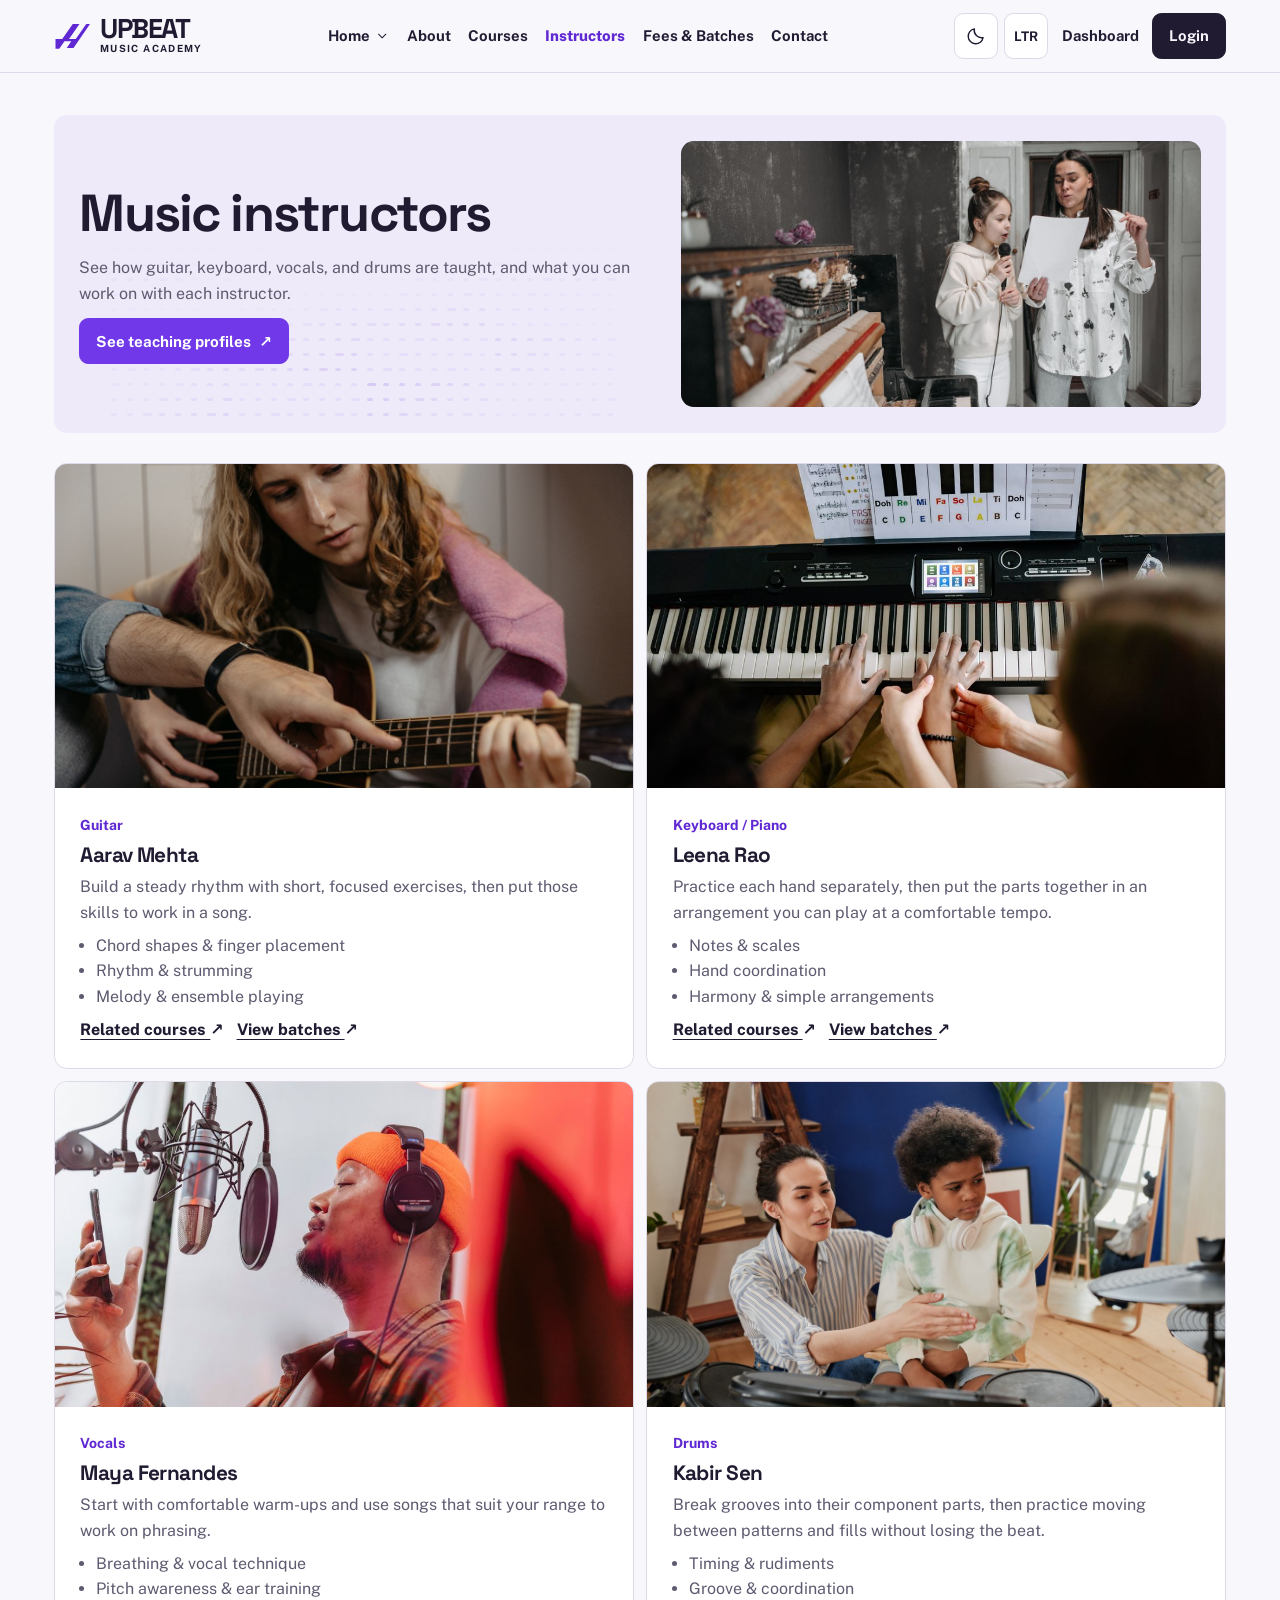
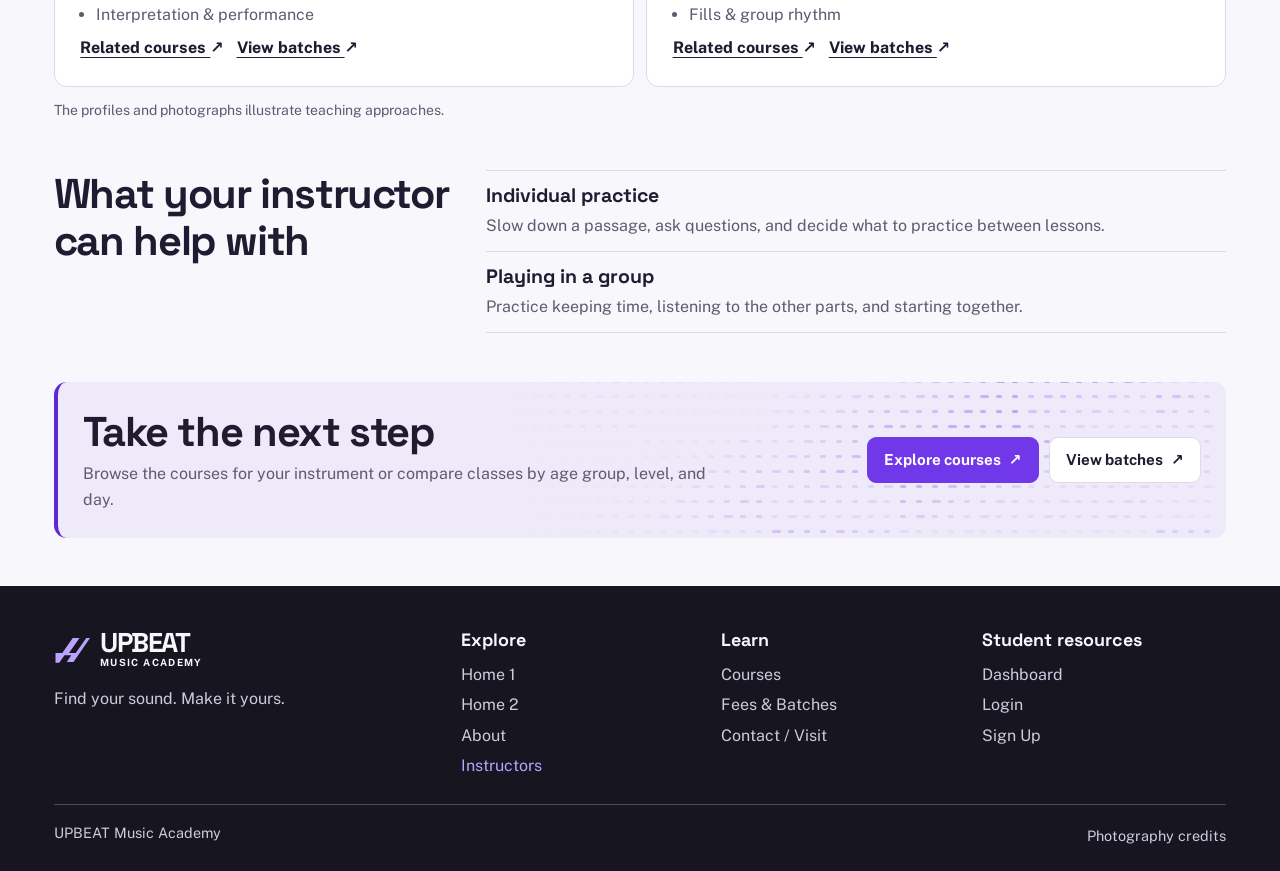
<file: pages/instructors.html>
<!doctype html>
<html lang="en" dir="ltr">
  <head>
    <meta charset="utf-8" />
    <meta name="viewport" content="width=device-width, initial-scale=1" />
    <meta
      name="description"
      content="Explore UPBEAT’s teaching approaches for guitar, keyboard, vocals, and drums."
    />
    <title>Instructors | UPBEAT Music Academy</title>
    <link rel="icon" href="../assets/icons/favicon.svg" type="image/svg+xml" />
    <script src="../assets/js/preferences.js"></script>
    <link rel="stylesheet" href="../assets/css/fonts.css" />
    <link rel="stylesheet" href="../assets/css/style.css" />
    <link rel="stylesheet" href="../assets/css/dark-mode.css" />
    <link rel="stylesheet" href="../assets/css/studio.css" />
    <link rel="stylesheet" href="../assets/css/rtl.css" />
    <script type="module" src="../assets/js/public.js"></script>
  </head>
  <body data-page="instructors">
    <header id="site-header">
      <noscript
        ><nav class="container" aria-label="Main navigation">
          <a href="../index.html">Home 1</a> <a href="../pages/home2.html">Home 2</a>
          <a href="../pages/about.html">About</a> <a href="../pages/courses.html">Courses</a>
          <a href="../pages/instructors.html">Instructors</a>
          <a href="../pages/fees-batches.html">Fees & Batches</a>
          <a href="../pages/contact.html">Contact</a> <a href="../pages/login.html">Login</a>
          <a href="../pages/dashboard.html">Student Dashboard</a>
        </nav></noscript
      >
    </header>
    <main id="main" tabindex="-1">
      <div class="container public-content">
        <header class="finder-intro teaching-intro pixel-surface pixel-subtle">
          <div>
            <h1>Music instructors</h1>
            <p>
              See how guitar, keyboard, vocals, and drums are taught, and what you can work on with each
              instructor.
            </p>
            <a class="button accent" href="#teaching-profiles"
              >See teaching profiles <span class="arrow" aria-hidden="true">↗</span></a
            >
          </div>
          <figure>
            <img
              src="../assets/images/voice-lesson.jpg"
              width="1200"
              height="801"
              alt="A vocal coach works with a learner near a microphone and a piano"
              loading="lazy"
              decoding="async"
              data-photo
            />
          </figure>
        </header>
        <section id="teaching-profiles" aria-label="Instructor profiles">
          <div data-mentors="full"></div>
          <p class="profile-note">The profiles and photographs illustrate teaching approaches.</p>
        </section>
        <section class="public-block teaching-method">
          <header class="block-title"><h2>What your instructor can help with</h2></header>
          <dl>
            <div>
              <dt>Individual practice</dt>
              <dd>Slow down a passage, ask questions, and decide what to practice between lessons.</dd>
            </div>
            <div>
              <dt>Playing in a group</dt>
              <dd>Practice keeping time, listening to the other parts, and starting together.</dd>
            </div>
          </dl>
        </section>
        <section
          class="public-block next-step pixel-surface pixel-medium"
          aria-label="Take the next step"
        >
          <div>
            <h2>Take the next step</h2>
            <p>
              Browse the courses for your instrument or compare classes by age group, level, and day.
            </p>
          </div>
          <div class="actions">
            <a class="button accent" href="courses.html"
              >Explore courses <span class="arrow" aria-hidden="true">↗</span></a
            ><a class="button" href="fees-batches.html"
              >View batches <span class="arrow" aria-hidden="true">↗</span></a
            >
          </div>
        </section>
      </div>
    </main>
    <footer id="site-footer"></footer>
  </body>
</html>
</file>
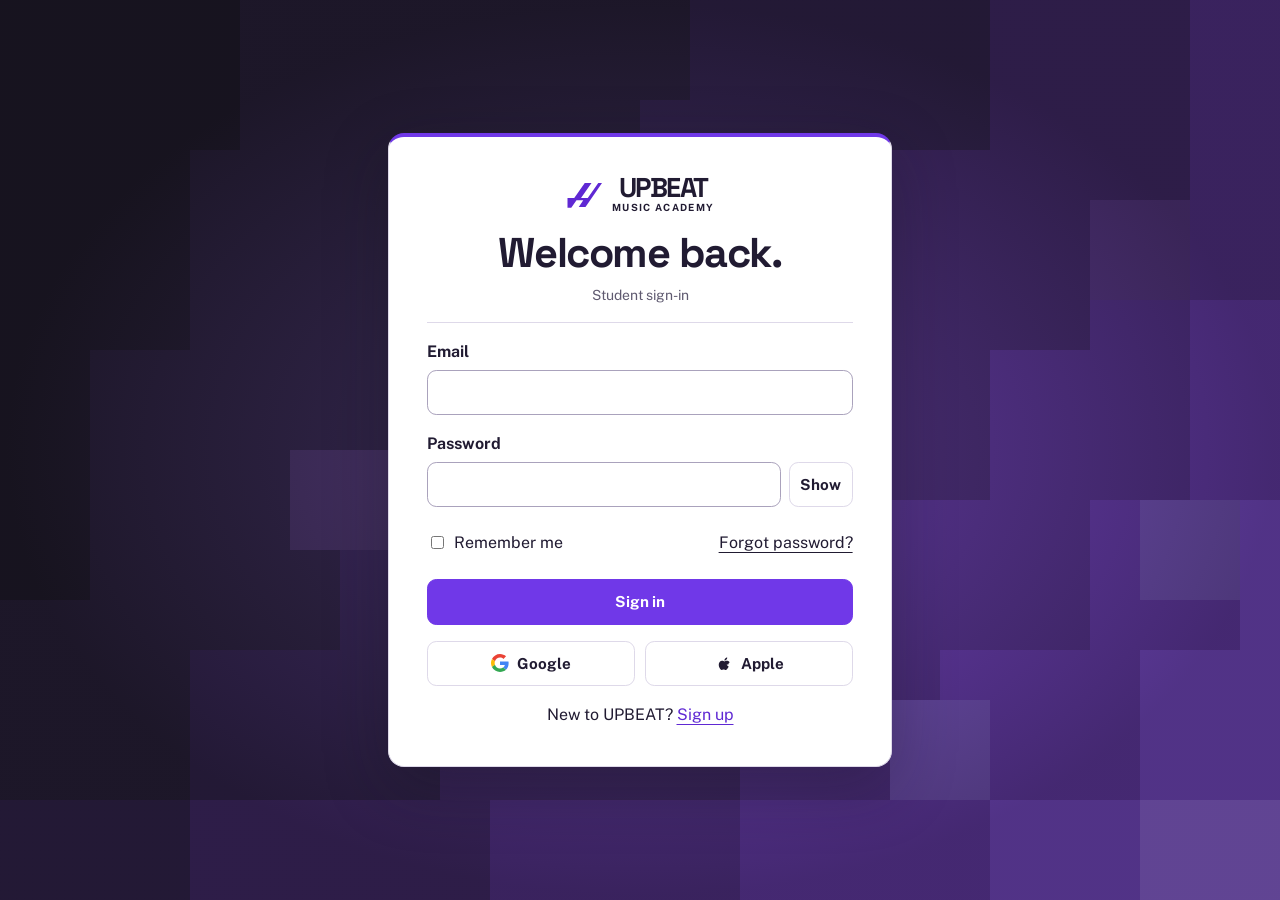
<file: pages/login.html>
<!doctype html>
<html lang="en" dir="ltr">
  <head>
    <meta charset="utf-8" />
    <meta name="viewport" content="width=device-width, initial-scale=1" />
    <meta
      name="description"
      content="Explore music classes for kids, teens and adults at UPBEAT Music Academy."
    />
    <title>Login | UPBEAT Music Academy</title>
    <link rel="icon" href="../assets/icons/favicon.svg" type="image/svg+xml" />
    <script src="../assets/js/preferences.js"></script>
    <link rel="stylesheet" href="../assets/css/fonts.css" />
    <link rel="stylesheet" href="../assets/css/style.css" />
    <link rel="stylesheet" href="../assets/css/dark-mode.css" />
    <link rel="stylesheet" href="../assets/css/rtl.css" />
    <link rel="stylesheet" href="../assets/css/auth.css" />
    <script type="module" src="../assets/js/auth.js"></script>
  </head>
  <body data-page="login">
    <main id="main" tabindex="-1">
      <section class="auth-card">
        <header class="auth-heading">
          <div data-auth-brand><a href="../index.html">UPBEAT Music Academy</a></div>
          <h1>Welcome back.</h1>
          <p>Student sign-in</p>
        </header>
        <form method="dialog" class="form-stack" data-auth>
          <label class="field" for="email"
            >Email<input
              id="email"
              name="email"
              type="email"
              autocomplete="email"
              required
              maxlength="120"
          /></label>
          <div class="password">
            <label class="field" for="password"
              >Password<input
                id="password"
                name="password"
                type="password"
                autocomplete="current-password"
                required /></label
            ><button
              class="button"
              type="button"
              data-password="password"
              aria-controls="password"
              aria-label="Show password"
            >
              Show
            </button>
          </div>
          <div class="remember">
            <label><input type="checkbox" name="remember" /> Remember me</label
            ><button class="link-button" type="button" data-recovery>Forgot password?</button>
          </div>
          <button class="button accent" type="submit">Sign in</button>
        </form>
        <div class="auth-providers">
          <button type="button" class="button" data-provider="Google">
            <svg viewBox="0 0 48 48" width="18" height="18" aria-hidden="true">
              <path
                fill="#EA4335"
                d="M24 9.5c3.54 0 6.71 1.22 9.2 3.6l6.85-6.85C35.9 2.38 30.47 0 24 0 14.62 0 6.51 5.38 2.56 13.22l7.98 6.19C12.43 13.72 17.74 9.5 24 9.5z"
              />
              <path
                fill="#4285F4"
                d="M46.98 24.55c0-1.57-.15-3.09-.38-4.55H24v9.02h12.94c-.58 2.96-2.23 5.47-4.74 7.15l7.73 6C44.44 38 46.98 31.87 46.98 24.55z"
              />
              <path
                fill="#FBBC05"
                d="M10.54 28.59C10.06 27.14 9.8 25.6 9.8 24s.26-3.14.74-4.59l-7.98-6.19A23.81 23.81 0 0 0 0 24c0 3.87.93 7.53 2.56 10.78z"
              />
              <path
                fill="#34A853"
                d="M24 48c6.48 0 11.93-2.13 15.93-5.83l-7.73-6c-2.15 1.45-4.92 2.3-8.2 2.3-6.26 0-11.57-4.21-13.46-9.88l-7.98 6.19C6.51 42.62 14.62 48 24 48z"
              />
            </svg>
            Google</button
          ><button type="button" class="button" data-provider="Apple">
            <svg viewBox="0 0 24 24" width="19" height="19" aria-hidden="true" fill="currentColor">
              <path
                d="M17.1 12.4c0-2 1.6-3 1.7-3.1-1-1.5-2.6-1.7-3.2-1.7-1.4-.1-2.7.8-3.4.8-.7 0-1.8-.8-3-.8C6.7 7.7 5 9.9 5 12.6c0 3.3 2.3 6.6 3.6 6.6.8 0 1.3-.6 2.5-.6 1.3 0 1.7.6 2.7.6 1.3 0 3-2.5 3.7-4.4-1.2-.5-2.4-1.5-2.4-2.4zM14.8 6c.6-.7 1-1.7.9-2.7-.9 0-2 .6-2.6 1.3-.6.7-1.1 1.6-1 2.6 1 .1 2.1-.5 2.7-1.2z"
                transform="translate(1 1)"
              />
            </svg>
            Apple
          </button>
        </div>
        <p class="error auth-status" data-auth-status role="status" hidden></p>
        <p>New to UPBEAT? <a href="signup.html">Sign up</a></p>
      </section>
    </main>
  </body>
</html>
</file>
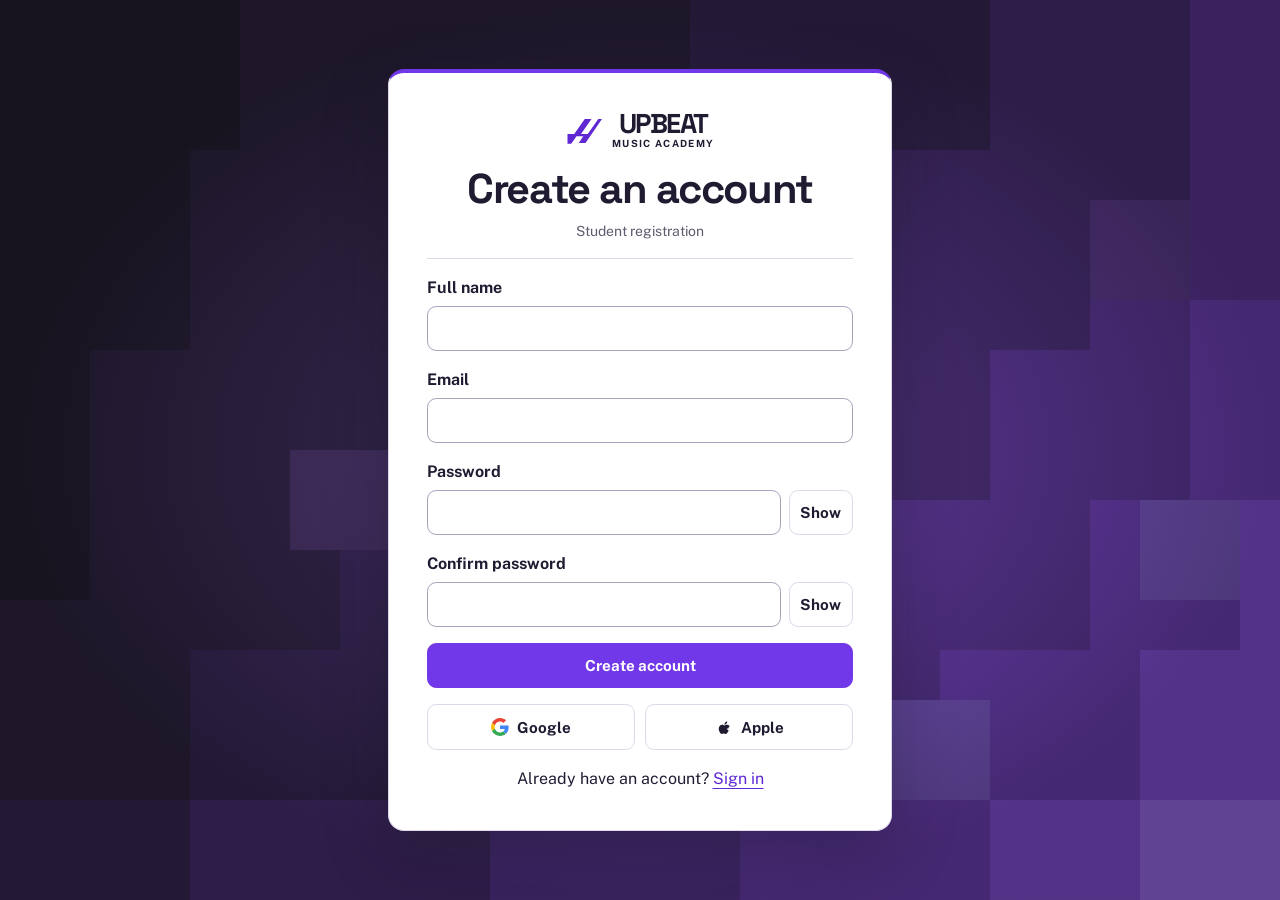
<file: pages/signup.html>
<!doctype html>
<html lang="en" dir="ltr">
  <head>
    <meta charset="utf-8" />
    <meta name="viewport" content="width=device-width, initial-scale=1" />
    <meta
      name="description"
      content="Explore music classes for kids, teens and adults at UPBEAT Music Academy."
    />
    <title>Sign Up | UPBEAT Music Academy</title>
    <link rel="icon" href="../assets/icons/favicon.svg" type="image/svg+xml" />
    <script src="../assets/js/preferences.js"></script>
    <link rel="stylesheet" href="../assets/css/fonts.css" />
    <link rel="stylesheet" href="../assets/css/style.css" />
    <link rel="stylesheet" href="../assets/css/dark-mode.css" />
    <link rel="stylesheet" href="../assets/css/rtl.css" />
    <link rel="stylesheet" href="../assets/css/auth.css" />
    <script type="module" src="../assets/js/auth.js"></script>
  </head>
  <body data-page="signup">
    <main id="main" tabindex="-1">
      <section class="auth-card">
        <header class="auth-heading">
          <div data-auth-brand><a href="../index.html">UPBEAT Music Academy</a></div>
          <h1>Create an account</h1>
          <p>Student registration</p>
        </header>
        <form method="dialog" class="form-stack" data-auth>
          <label class="field" for="full-name"
            >Full name<input
              id="full-name"
              name="full-name"
              type="text"
              autocomplete="name"
              required
              maxlength="80" /></label
          ><label class="field" for="email"
            >Email<input
              id="email"
              name="email"
              type="email"
              autocomplete="email"
              required
              maxlength="120"
          /></label>
          <div class="password">
            <label class="field" for="password"
              >Password<input
                id="password"
                name="password"
                type="password"
                autocomplete="new-password"
                required
                minlength="8" /></label
            ><button
              class="button"
              type="button"
              data-password="password"
              aria-controls="password"
              aria-label="Show password"
            >
              Show
            </button>
          </div>
          <div class="password">
            <label class="field" for="confirmation"
              >Confirm password<input
                id="confirmation"
                name="confirmation"
                type="password"
                autocomplete="new-password"
                required
                minlength="8" /></label
            ><button
              class="button"
              type="button"
              data-password="confirmation"
              aria-controls="confirmation"
              aria-label="Show confirm password"
            >
              Show
            </button>
          </div>
          <button class="button accent" type="submit">Create account</button>
        </form>
        <div class="auth-providers">
          <button type="button" class="button" data-provider="Google">
            <svg viewBox="0 0 48 48" width="18" height="18" aria-hidden="true">
              <path
                fill="#EA4335"
                d="M24 9.5c3.54 0 6.71 1.22 9.2 3.6l6.85-6.85C35.9 2.38 30.47 0 24 0 14.62 0 6.51 5.38 2.56 13.22l7.98 6.19C12.43 13.72 17.74 9.5 24 9.5z"
              />
              <path
                fill="#4285F4"
                d="M46.98 24.55c0-1.57-.15-3.09-.38-4.55H24v9.02h12.94c-.58 2.96-2.23 5.47-4.74 7.15l7.73 6C44.44 38 46.98 31.87 46.98 24.55z"
              />
              <path
                fill="#FBBC05"
                d="M10.54 28.59C10.06 27.14 9.8 25.6 9.8 24s.26-3.14.74-4.59l-7.98-6.19A23.81 23.81 0 0 0 0 24c0 3.87.93 7.53 2.56 10.78z"
              />
              <path
                fill="#34A853"
                d="M24 48c6.48 0 11.93-2.13 15.93-5.83l-7.73-6c-2.15 1.45-4.92 2.3-8.2 2.3-6.26 0-11.57-4.21-13.46-9.88l-7.98 6.19C6.51 42.62 14.62 48 24 48z"
              />
            </svg>
            Google</button
          ><button type="button" class="button" data-provider="Apple">
            <svg viewBox="0 0 24 24" width="19" height="19" aria-hidden="true" fill="currentColor">
              <path
                d="M17.1 12.4c0-2 1.6-3 1.7-3.1-1-1.5-2.6-1.7-3.2-1.7-1.4-.1-2.7.8-3.4.8-.7 0-1.8-.8-3-.8C6.7 7.7 5 9.9 5 12.6c0 3.3 2.3 6.6 3.6 6.6.8 0 1.3-.6 2.5-.6 1.3 0 1.7.6 2.7.6 1.3 0 3-2.5 3.7-4.4-1.2-.5-2.4-1.5-2.4-2.4zM14.8 6c.6-.7 1-1.7.9-2.7-.9 0-2 .6-2.6 1.3-.6.7-1.1 1.6-1 2.6 1 .1 2.1-.5 2.7-1.2z"
                transform="translate(1 1)"
              />
            </svg>
            Apple
          </button>
        </div>
        <p class="error auth-status" data-auth-status role="status" hidden></p>
        <p>Already have an account? <a href="login.html">Sign in</a></p>
      </section>
    </main>
  </body>
</html>
</file>
<file: assets/css/fonts.css>
@font-face {
  font-family: 'Space Grotesk';
  src: url('../fonts/space-grotesk.woff2') format('woff2');
  font-weight: 400 700;
  font-display: swap;
}
@font-face {
  font-family: 'Public Sans';
  src: url('../fonts/public-sans.woff2') format('woff2');
  font-weight: 400 800;
  font-display: swap;
}
</file>
<file: assets/css/style.css>
:root {
  color-scheme: light;
  --canvas: #f8f7fc;
  --surface: #fff;
  --soft: #eeeaf9;
  --ink: #211b32;
  --muted: #5f5a70;
  --line: #ded9e9;
  --control-line: #aaa2bc;
  --primary: #7038e8;
  --lilac: #bba2ff;
  --surface-hover: #f1ebfb;
  --accent-text: #5f28d3;
  --night: #17151f;
  --white: #f7f6fb;
  --display: 'Space Grotesk', system-ui, sans-serif;
  --body: 'Public Sans', system-ui, sans-serif;
  --gutter: clamp(1rem, 4.2vw, 4.25rem);
  --section: clamp(2.95rem, 5.65vw, 5.4rem);
  --radius: 1rem;
  --radius-control: 0.58rem;
  --radius-image: 1.25rem;
  --panel-padding: clamp(1rem, 2.55vw, 1.6rem);
  --size-meta: 0.875rem;
}
*,
*::before,
*::after {
  box-sizing: border-box;
}
[hidden] {
  display: none !important;
}
html {
  scroll-padding-block-start: 6rem;
}
html:has(dialog[open]) {
  overflow: hidden;
}
body {
  margin: 0;
  min-block-size: 100vh;
  background: var(--canvas);
  color: var(--ink);
  font: 1rem/1.6 var(--body);
}
main {
  min-inline-size: 0;
}
body:has(#site-footer) {
  display: flex;
  flex-direction: column;
}
#site-footer {
  margin-block-start: auto;
}
h1,
h2,
h3,
h4,
p,
figure {
  margin: 0;
}
h1,
h2,
h3,
h4 {
  font: 700 1.25rem/1.13 var(--display);
}
h1 {
  font-size: clamp(2.18rem, 4.2vw, 3.6rem);
  text-wrap: balance;
  letter-spacing: -0.035em;
}
h2 {
  font-size: clamp(1.8rem, 3.45vw, 2.6rem);
  letter-spacing: -0.033em;
}
h3 {
  font-size: clamp(1.22rem, 2.2vw, 1.62rem);
  letter-spacing: -0.027em;
}
p {
  max-inline-size: 64ch;
}
a {
  color: inherit;
}
img {
  display: block;
  max-inline-size: 100%;
  object-fit: cover;
}
button,
input,
textarea,
select {
  font: inherit;
  color: inherit;
}
button,
summary,
select {
  cursor: pointer;
}
summary::-webkit-details-marker {
  display: none;
}
:focus-visible {
  outline: 3px solid var(--accent-text);
  outline-offset: 4px;
}
.container {
  inline-size: min(100%, 1460px);
  margin-inline: auto;
  padding-inline: var(--gutter);
}
.section {
  padding-block: var(--section);
}
.section-head {
  display: grid;
  gap: 0.75rem;
  margin-block-end: clamp(1.1rem, 3.2vw, 2.35rem);
}
.section-head p,
.muted {
  color: var(--muted);
}
.kicker {
  display: flex;
  align-items: center;
  gap: 0.65rem;
  font-weight: 750;
  font-size: 0.8rem;
  letter-spacing: 0.13em;
  text-transform: uppercase;
}
.kicker::before {
  content: '';
  inline-size: 1.1rem;
  block-size: 0.18rem;
  background: var(--primary);
  flex: none;
}
.button,
.icon-button {
  display: inline-flex;
  align-items: center;
  justify-content: center;
  gap: 0.5rem;
  border: 1px solid var(--line);
  border-radius: var(--radius-control);
  min-block-size: 2.85rem;
  padding: 0.62rem 1rem;
  font-size: 0.95rem;
  background: var(--surface);
  color: var(--ink);
  font-weight: 690;
  text-decoration: none;
  text-align: center;
  line-height: 1.25;
}
.button:hover,
.icon-button:hover {
  background: var(--surface-hover);
}
.button.accent {
  color: #ffffff;
  background: var(--primary);
  border-color: var(--primary);
}
.button.accent:hover {
  background: #5925c5;
  border-color: #5925c5;
}
.button.inverse {
  color: var(--white);
  background: #211f2b;
  border-color: #8d839d;
}
.button.inverse:hover {
  background: #383047;
}
.icon-button {
  min-inline-size: 2.75rem;
  padding: 0.45rem;
}
.arrow {
  display: inline-block;
  flex: none;
}
.text-link {
  font-weight: 740;
  text-decoration-thickness: 1px;
  text-underline-offset: 0.27em;
}
.text-link:hover {
  color: var(--accent-text);
}
.actions {
  display: flex;
  flex-wrap: wrap;
  gap: 0.65rem;
  align-items: center;
}
.skip {
  position: fixed;
  z-index: 10;
  inset: 0.5rem auto auto 0.75rem;
  background: var(--surface);
  padding: 0.7rem;
  transform: translateY(-150%);
}
.skip:focus {
  transform: translateY(0);
}
.brand {
  display: inline-flex;
  align-items: center;
  gap: 0.65rem;
  text-decoration: none;
  font: 700 1.7rem/0.96 var(--display);
  letter-spacing: -0.055em;
  white-space: nowrap;
}
.brand small {
  display: block;
  font: 700 0.62rem/1.4 var(--body);
  letter-spacing: 0.135em;
}
.mark {
  display: block;
  inline-size: 2.25rem;
  block-size: 2.25rem;
  flex: none;
  background: var(--accent-text);
  mask: url('../icons/pulse.svg') center / contain no-repeat;
}
#site-header {
  position: sticky;
  inset-block-start: 0;
  z-index: 5;
  border-block-end: 1px solid var(--line);
  background: var(--canvas);
}
.nav-bar {
  display: flex;
  align-items: center;
  justify-content: space-between;
  gap: 1.15rem;
  min-block-size: 4.5rem;
}
.nav-desktop,
.nav-tools {
  display: none;
}
.preferences {
  display: flex;
  flex-wrap: wrap;
  gap: 0.4rem;
}
.direction {
  font-size: 0.83rem;
}
.drawer {
  position: fixed;
  inset: 0 auto 0 0;
  margin: 0;
  inline-size: min(90%, 24rem);
  max-inline-size: none;
  block-size: 100%;
  max-block-size: none;
  padding: 1.1rem;
  border: 0;
  background: var(--canvas);
  color: var(--ink);
  overflow: auto;
}
dialog::backdrop {
  background: #141122a8;
}
.drawer-top,
.drawer-bottom {
  display: flex;
  align-items: center;
  justify-content: space-between;
  gap: 0.6rem;
}
.drawer nav {
  display: grid;
  margin-block: 1.3rem;
}
.drawer nav a {
  padding: 0.7rem 0.55rem;
  border-block-end: 1px solid var(--line);
  text-decoration: none;
}
nav a[aria-current],
.home-menu[data-current] summary {
  color: var(--accent-text);
  font-weight: 780;
}
#site-footer,
.dark-section {
  --ink: #f7f6fb;
  --muted: #d2c9df;
  --accent-text: var(--lilac);
  --line: #534967;
  --control-line: #827591;
  --soft: #302a40;
  --surface: #211f2b;
  --surface-hover: #352c43;
  background: var(--night);
  color: var(--ink);
}
.footer-grid {
  display: grid;
  grid-template-columns: repeat(2, minmax(0, 1fr));
  gap: 1.45rem 1rem;
  padding-block: 2.7rem 1.4rem;
}
.footer-grid > :first-child,
.footer-end {
  grid-column: 1 / -1;
}
.footer-grid p {
  color: var(--muted);
  margin-block-start: 0.65rem;
}
.footer-grid h2 {
  font-size: 1.12rem;
  letter-spacing: 0;
  margin-block-end: 0.6rem;
}
.footer-grid > div:not(:first-child) a {
  display: block;
  inline-size: fit-content;
  padding-block: 0.15rem;
  color: var(--muted);
  text-decoration: none;
}
.footer-grid > div:not(:first-child) a:is(:hover, [aria-current='page']) {
  color: var(--lilac);
}
.footer-end {
  border-block-start: 1px solid var(--line);
  padding-block-start: 1rem;
  display: flex;
  flex-wrap: wrap;
  justify-content: space-between;
  gap: 0.6rem;
  color: var(--muted);
  font-size: 0.9rem;
}
.back-top {
  position: fixed;
  z-index: 4;
  inset-inline-end: max(1rem, env(safe-area-inset-right));
  inset-block-end: max(1rem, env(safe-area-inset-bottom));
  color: #f7f6fb;
  background: var(--night);
  border-color: #746c83;
  box-shadow: 0 4px 16px #17152033;
}
.back-top:dir(rtl) {
  inset-inline-end: max(1rem, env(safe-area-inset-left));
}
.grid {
  display: grid;
  gap: 1rem;
}
.card {
  min-inline-size: 0;
  display: flex;
  flex-direction: column;
  gap: 0.7rem;
  background: var(--surface);
  border: 1px solid var(--line);
  border-radius: var(--radius);
  padding: var(--panel-padding);
}
.card > .actions:last-child {
  margin-block-start: auto;
  padding-block-start: 0.35rem;
}
.card p {
  color: var(--muted);
}
.selects {
  display: grid;
  align-items: end;
  gap: 0.85rem;
  padding: clamp(1rem, 2.5vw, 1.5rem);
  background: var(--soft);
  border: 1px solid var(--line);
  border-radius: var(--radius);
}
.field {
  display: grid;
  gap: 0.32rem;
  min-inline-size: 0;
  font-weight: 680;
}
.field :is(input, select, textarea),
input.field-control {
  inline-size: 100%;
  min-inline-size: 0;
  min-block-size: 2.8rem;
  background: var(--surface);
  border: 1px solid var(--control-line);
  border-radius: var(--radius-control);
  padding: 0.55rem 0.68rem;
  font-weight: 480;
}
.field select {
  appearance: none;
  padding-inline-end: 2.1rem;
}
.field textarea {
  resize: vertical;
}
.select-wrap {
  position: relative;
  display: block;
}
.select-wrap svg {
  position: absolute;
  inset-inline-end: 0.65rem;
  inset-block-start: 50%;
  translate: 0 -50%;
  pointer-events: none;
}
.form-stack {
  display: grid;
  gap: 1rem;
  align-content: start;
}
.result-toolbar {
  margin-block: 1.2rem 0.8rem;
  color: var(--muted);
}
.results {
  margin-block-start: 0.8rem;
}
.empty {
  padding: 1.2rem;
  background: var(--surface);
  border: 1px solid var(--line);
  border-radius: var(--radius);
}
.empty p {
  margin-block-start: 0.4rem;
  color: var(--muted);
}
.pill {
  display: inline-block;
  width: fit-content;
  font-size: var(--size-meta);
  line-height: 1.35;
  padding: 0.28rem 0.55rem;
  border-radius: var(--radius-control);
  background: var(--soft);
  color: var(--ink);
  font-weight: 690;
}
.meta {
  display: grid;
  gap: 0.38rem;
  margin: 0;
}
.meta div {
  display: flex;
  flex-wrap: wrap;
  justify-content: space-between;
  gap: 0.18rem 0.6rem;
  padding-block: 0.35rem;
  border-block-end: 1px solid var(--line);
}
.meta dt {
  color: var(--muted);
}
.meta dd {
  margin: 0;
  font-weight: 650;
}
.fee {
  font: 700 1.65rem/1.25 var(--display);
}
.notice {
  padding: 0.75rem 0.9rem;
  border-inline-start: 3px solid var(--primary);
  background: var(--soft);
  border-radius: var(--radius-control);
}
.faq {
  display: grid;
  gap: 0.65rem;
}
.faq details {
  border-block-end: 1px solid var(--line);
  padding-block: 0.65rem;
}
.faq summary {
  display: flex;
  justify-content: space-between;
  gap: 0.5rem;
  font-weight: 700;
}
.faq summary::after {
  content: '+';
  color: var(--accent-text);
}
.faq details[open] summary::after {
  content: '−';
}
.faq p {
  color: var(--muted);
  padding-block: 0.5rem;
}
.modal {
  inline-size: min(calc(100% - 2rem), 37rem);
  max-block-size: calc(100% - 2rem);
  padding: clamp(1rem, 4vw, 1.8rem);
  border: 1px solid var(--line);
  border-radius: var(--radius);
  background: var(--surface);
  box-shadow: 0 1.5rem 4rem #17151f3d;
  color: var(--ink);
}
.modal-head {
  display: flex;
  justify-content: space-between;
  align-items: start;
  gap: 0.7rem;
  margin-block-end: 1rem;
}
.modal-body {
  display: grid;
  gap: 0.85rem;
}
.error {
  color: var(--accent-text);
  font-weight: 650;
}
@media (min-width: 530px) {
  .selects,
  .grid {
    grid-template-columns: repeat(2, minmax(0, 1fr));
  }
  .grid > :only-child,
  .dash-list > :only-child {
    grid-column: 1 / -1;
  }
  .footer-grid {
    grid-template-columns: repeat(3, minmax(0, 1fr));
  }
}
@media (530px <= width < 1000px) {
  .grid.three > :last-child:nth-child(3) {
    grid-column: 1 / -1;
  }
}
@media (min-width: 720px) {
  .selects {
    grid-template-columns: repeat(3, minmax(0, 1fr));
  }
}
@media (720px <= width < 1000px) {
  .selects.many:has(> :last-child:nth-child(4)) {
    grid-template-columns: repeat(2, minmax(0, 1fr));
  }
  .selects.many:has(> :nth-child(5)) {
    grid-template-columns: repeat(6, minmax(0, 1fr));
  }
  .selects.many:has(> :nth-child(5)) > * {
    grid-column: span 2;
  }
  .selects.many:has(> :nth-child(5)) > :nth-last-child(-n + 2) {
    grid-column: span 3;
  }
}
@media (min-width: 1000px) {
  .grid.three {
    grid-template-columns: repeat(3, minmax(0, 1fr));
  }
  .grid.four {
    grid-template-columns: repeat(4, minmax(0, 1fr));
  }
  .footer-grid {
    grid-template-columns: 1.6fr repeat(3, minmax(0, 1fr));
  }
  .footer-grid > :first-child {
    grid-column: auto;
  }
  .selects.many:has(> :nth-child(5)) {
    grid-template-columns: repeat(5, minmax(0, 1fr));
  }
  .selects.many:has(> :last-child:nth-child(4)) {
    grid-template-columns: repeat(4, minmax(0, 1fr));
  }
  .grid.three:has(> :last-child:nth-child(2)) {
    grid-template-columns: repeat(2, minmax(0, 1fr));
  }
}
@media (min-width: 1240px) {
  .nav-toggle {
    display: none;
  }
  .nav-desktop,
  .nav-tools {
    display: flex;
    align-items: center;
    gap: clamp(0.65rem, 1.35vw, 1.45rem);
  }
  .nav-tools {
    gap: 0.55rem;
  }
  .nav-desktop a,
  .nav-tools > a,
  .home-menu summary {
    text-decoration: none;
    font-size: 0.93rem;
    font-weight: 680;
    white-space: nowrap;
  }
  .nav-desktop a:hover,
  .home-menu summary:hover {
    color: var(--accent-text);
  }
  .nav-login {
    background: var(--ink);
    color: var(--canvas);
    border-color: var(--ink);
  }
  .nav-login:hover {
    color: #fff;
    background: #5925c5;
    border-color: #5925c5;
  }
  .dashboard-link {
    padding-inline: 0.3rem;
  }
  .home-menu {
    position: relative;
  }
  .home-menu summary {
    display: flex;
    align-items: center;
    gap: 0.3rem;
    padding-block: 0.65rem;
  }
  .home-menu summary svg {
    inline-size: 0.9rem;
  }
  .home-links {
    position: absolute;
    inset-block-start: 100%;
    inset-inline-start: 0;
    min-inline-size: 9rem;
    padding: 0.3rem;
    background: var(--surface);
    border: 1px solid var(--line);
    border-radius: 0.45rem;
    box-shadow: 0 8px 24px #17151f24;
  }
  .home-links a {
    display: block;
    padding: 0.55rem 0.7rem;
  }
}
@media (prefers-reduced-motion: reduce) {
  *,
  *::before,
  *::after {
    scroll-behavior: auto !important;
    transition-duration: 0s !important;
    animation-duration: 0s !important;
  }
}
button:disabled {
  cursor: default;
  opacity: 0.7;
}
.draft-message {
  white-space: pre-wrap;
  overflow-wrap: anywhere;
}
.modal dd {
  overflow-wrap: anywhere;
  max-inline-size: 100%;
}
.drawer-home summary {
  display: flex;
  align-items: center;
  justify-content: space-between;
  padding: 0.7rem 0.55rem;
  border-block-end: 1px solid var(--line);
}
.drawer-home > div {
  display: grid;
  padding-inline-start: 0.85rem;
}
</file>
<file: assets/css/dark-mode.css>
:root[data-theme='dark'] {
  color-scheme: dark;
  --canvas: #15131e;
  --surface: #231f30;
  --soft: #332a48;
  --ink: #f7f6fb;
  --muted: #c3bed0;
  --line: #4e465e;
  --control-line: #827892;
  --accent-text: #c6aeff;
  --surface-hover: #332a45;
}
</file>
<file: assets/css/studio.css>
/* Layouts for the public course, studio, and enquiry pages. */
.public-content {
  --page-space: clamp(1.45rem, 3.3vw, 3.15rem);
  --block-space: clamp(1.7rem, 3.8vw, 3.65rem);
  --inner-gap: clamp(0.9rem, 2.3vw, 2rem);
  --editorial-radius: 0.8rem;
  padding-block: var(--page-space) var(--block-space);
}

.public-content :is(.block-title, .page-intro) {
  display: grid;
  gap: 0.5rem;
}
.public-content :is(.block-title, .page-intro) > p,
.practice-feature p,
.teaching-method dd,
.learner-list p,
.profile-note,
.visit-note p,
.inline-help p {
  color: var(--muted);
}
.page-intro {
  border-block-end: 1px solid var(--line);
  margin-block-end: var(--inner-gap);
  padding-block-end: clamp(1rem, 2.5vw, 2rem);
}
.public-content .page-intro h1 {
  text-wrap: initial;
  font-size: clamp(2.15rem, 4.15vw, 3.25rem);
}
.page-intro p {
  max-inline-size: 60ch;
  font-size: clamp(1rem, 1.5vw, 1.12rem);
}
.public-block {
  margin-block-start: var(--block-space);
}
.block-title {
  margin-block-end: 1rem;
}
.block-heading-row {
  display: flex;
  flex-wrap: wrap;
  align-items: center;
  justify-content: space-between;
  gap: 0.65rem 1.25rem;
  margin-block-end: 1rem;
}
.block-heading-row .block-title {
  margin: 0;
}
.related-links {
  display: flex;
  flex-wrap: wrap;
  gap: 0.55rem 1.4rem;
  margin-block-start: var(--block-space);
  padding-block-start: 1rem;
  border-block-start: 1px solid var(--line);
}
.next-step,
.guidance-line {
  display: flex;
  align-items: center;
  justify-content: space-between;
  flex-wrap: wrap;
  gap: 0.9rem 1.45rem;
  padding: var(--panel-padding);
}
.next-step {
  background: var(--soft);
  border-radius: var(--editorial-radius);
  border-inline-start: 0.28rem solid var(--accent-text);
}
.next-step p {
  margin-block-start: 0.4rem;
  color: var(--muted);
}
.guidance-line {
  border-block: 1px solid var(--line);
  padding-inline: 0;
}
.guidance-line .block-title {
  margin: 0;
}

/* Contained brand artwork. Fine rhythm marks complement the prominent mosaic. */
.pixel-surface {
  position: relative;
  isolation: isolate;
}
.pixel-surface::before {
  content: '';
  position: absolute;
  z-index: -1;
  pointer-events: none;
  inset: 0;
  border-radius: inherit;
  background: url('../images/pixel-rhythm.svg') right center / auto 100% no-repeat;
}
.pixel-surface:dir(rtl)::before {
  background-position: left center;
}
.pixel-prominent {
  background-color: var(--night);
}
.pixel-prominent::before {
  background-size: cover;
  opacity: 0.8;
}
.pixel-prominent .landing-copy {
  padding: clamp(0.7rem, 1.7vw, 1.25rem);
  border-radius: var(--radius-control);
  background: #17151fe8;
}
.pixel-atmospheric::before {
  opacity: 1;
}
.pixel-atmospheric > div {
  padding: 0.65rem 0.85rem;
  border-radius: var(--radius-control);
  background: #17151fe8;
}
.pixel-atmospheric .button.accent {
  color: #211b32;
  background: #cfbaff;
  border-color: #cfbaff;
}
.pixel-atmospheric .button:not(.accent) {
  color: #f7f6fb;
  background: #211b32;
  border-color: #bba2ff;
}
.pixel-medium::before,
.pixel-subtle::before {
  background-image: url('../images/pixel-rhythm-fine.svg');
  background-size: auto 15rem;
  inset-inline-start: 38%;
  opacity: 0.72;
  mask-image: linear-gradient(90deg, transparent, #000 75%);
}
.pixel-medium:dir(rtl)::before,
.pixel-subtle:dir(rtl)::before {
  mask-image: linear-gradient(270deg, transparent, #000 75%);
}
.planner-workspace > .pixel-medium::before {
  inset-inline-start: 48%;
  background-size: auto 9rem;
}
.pixel-subtle::before {
  inset-inline-start: 4%;
  inset-inline-end: 52%;
  opacity: 0.4;
  background-position: left bottom;
  mask-image: linear-gradient(0deg, #000, transparent 60%);
}
.pixel-subtle:dir(rtl)::before {
  background-position: right bottom;
}
:root[data-theme='dark'] .pixel-medium::before {
  opacity: 0.88;
}
:root[data-theme='dark'] .pixel-subtle::before {
  opacity: 0.65;
}
@media (width < 760px) {
  .pixel-medium::before {
    background-size: auto 11rem;
    inset-inline-start: 20%;
    opacity: 0.52;
  }
  .pixel-prominent::before {
    background-size: auto 100%;
    opacity: 0.62;
  }
  .pixel-atmospheric::before {
    opacity: 0.82;
  }
}

/* Shared instrument selector */
.studio-eyebrow {
  color: var(--accent-text);
  font-size: var(--size-meta);
  font-weight: 760;
  letter-spacing: 0.075em;
  text-transform: uppercase;
}
.instrument-rail {
  display: grid;
  grid-template-columns: repeat(2, minmax(0, 1fr));
  gap: 0.4rem;
}
.instrument-tab {
  min-block-size: 3rem;
  padding: 0.45rem 0.65rem;
  border: 1px solid var(--line);
  border-radius: var(--radius-control);
  background: var(--surface);
  color: var(--ink);
  font-weight: 730;
  font-size: 1rem;
}
.instrument-tab:hover {
  background: var(--surface-hover);
}
.instrument-tab[aria-selected='true'] {
  color: var(--accent-text);
  border-color: var(--accent-text);
  background: var(--soft);
}
[data-explorer] {
  display: grid;
  gap: 0.55rem;
}
.instrument-display {
  display: grid;
  grid-template-columns: minmax(0, 1fr);
  gap: 0;
  border: 1px solid var(--line);
  border-radius: var(--editorial-radius);
  overflow: clip;
  background: var(--surface);
}
.instrument-display > img,
.practice-feature img,
.about-photo img {
  inline-size: 100%;
  block-size: auto;
}
.practice-feature img,
.about-photo img {
  border-radius: var(--editorial-radius);
}
.instrument-display > img {
  aspect-ratio: 1.65;
}
.instrument-notes {
  display: grid;
  align-content: center;
  justify-items: start;
  gap: 0.65rem;
  padding: var(--panel-padding);
}
.instrument-notes h3 {
  font-size: clamp(1.45rem, 2.8vw, 2.2rem);
}
.instrument-notes :is(p, ul),
.course-module :is(p, ul) {
  color: var(--muted);
}
.instrument-notes ul {
  margin: 0;
  padding-inline-start: 1.1rem;
}
.instrument-facts {
  display: flex;
  flex-wrap: wrap;
  gap: 0.35rem;
}

/* Shared learner and lesson sections */
.learner-list {
  display: grid;
  list-style: none;
  margin: 0;
  padding: 0;
  border-block-start: 1px solid var(--line);
}
.learner-list li {
  display: grid;
  grid-template-columns: minmax(0, 1fr);
  align-items: baseline;
  align-content: start;
  gap: 0.32rem 1rem;
  border-block-end: 1px solid var(--line);
  padding-block: 0.85rem;
}
.learner-list h3 {
  color: var(--accent-text);
}
.practice-feature {
  display: grid;
  grid-template-columns: minmax(0, 1fr);
  gap: var(--inner-gap);
  align-items: center;
  background: var(--soft);
  border-radius: var(--editorial-radius);
  padding: clamp(0.75rem, 2.4vw, 2rem);
}
.practice-feature > div {
  display: grid;
  justify-items: start;
  align-content: center;
  gap: 0.65rem;
}
.practice-feature img {
  aspect-ratio: 1.58;
  object-position: center 45%;
}
/* Photo essays and practice tools */
.front-page .learner-list {
  gap: 0.75rem;
  border: 0;
}
.front-page .learner-list li {
  grid-template-columns: minmax(0, 1fr);
  grid-template-rows: auto 1fr auto;
  align-items: start;
  gap: 0.6rem;
  padding: var(--panel-padding);
  border: 1px solid var(--line);
  border-block-start: 0.22rem solid var(--accent-text);
  border-radius: var(--editorial-radius);
  background: var(--surface);
}
.front-page .learner-list li:nth-child(2) {
  background: var(--soft);
}
.front-page .learner-list li .actions {
  padding-block-start: 0.45rem;
}
.music-steps dl {
  display: grid;
  grid-template-columns: minmax(0, 1fr);
  gap: 0.7rem;
}
.finder-intro img,
.contact-sidebar img {
  inline-size: 100%;
  block-size: auto;
  border-radius: var(--editorial-radius);
}
.music-steps dl {
  margin: 0;
  gap: 0.75rem 1rem;
}
.music-steps dl > div {
  border-block-start: 2px solid var(--accent-text);
  padding-block-start: 0.55rem;
}
.music-steps dt {
  font: 700 1.22rem/1.2 var(--display);
}
.music-steps dd {
  margin: 0.3rem 0 0;
  color: var(--muted);
}
.finder-intro {
  display: grid;
  grid-template-columns: minmax(0, 1fr);
  gap: var(--inner-gap);
  align-items: center;
  margin-block-end: var(--inner-gap);
  padding: var(--panel-padding);
  background: var(--soft);
  border-radius: var(--editorial-radius);
}
.finder-intro > div {
  display: grid;
  justify-items: start;
  gap: 0.75rem;
}
.finder-intro h1 {
  font-size: clamp(2.15rem, 4.15vw, 3.25rem);
  text-wrap: initial;
}
.finder-intro p {
  color: var(--muted);
}
.finder-intro img {
  aspect-ratio: 1.57;
  object-position: center 20%;
}
.teaching-intro img {
  object-position: center 43%;
}
/* Catalogue introduction and Lab preview */
.catalogue-lead {
  display: grid;
  gap: 0.55rem 1.4rem;
  align-items: end;
  margin-block-end: 1rem;
}
.catalogue-lead h1 {
  font-size: clamp(2.25rem, 4.35vw, 3.25rem);
  text-wrap: initial;
}
.catalogue-lead > p,
.instrument-previews p,
.journey-stages p {
  color: var(--muted);
}
.lab-instrument {
  margin-block-end: var(--block-space);
  padding: clamp(0.65rem, 1.8vw, 1.2rem);
  border: 1px solid var(--line);
  border-radius: var(--editorial-radius);
  background: var(--soft);
}
.lab-instrument .instrument-tab[aria-selected='true'] {
  background: var(--surface);
  border-block-end: 0.25rem solid var(--accent-text);
}
.lab-instrument img.instrument-shot-keyboard {
  object-position: center 19%;
}
.lab-instrument img.instrument-shot-guitar {
  object-position: center 47%;
}
.lab-instrument .instrument-notes h3 {
  font-size: clamp(1.55rem, 3.25vw, 2.5rem);
}
.lab-instrument .instrument-notes {
  gap: 0.7rem;
}
.planner-workspace .selects {
  border-radius: var(--radius-control);
}
.comparison-level {
  font-size: var(--size-meta);
}
.journey-stages {
  border-inline-start: 0.16rem solid var(--line);
  padding-inline-start: 0.65rem;
}
.journey-stages details {
  padding: 0.55rem 0.7rem;
  border-block-end: 1px solid var(--line);
}
.journey-stages details[open] {
  background: var(--soft);
  border-radius: var(--radius-control);
}
.journey-stages summary {
  display: flex;
  justify-content: space-between;
  align-items: baseline;
  gap: 0.55rem;
  font-weight: 720;
}
.journey-stages summary::after {
  content: '+';
  color: var(--accent-text);
}
.journey-stages [open] summary::after {
  content: '−';
}
.journey-stages p {
  margin-block-start: 0.45rem;
}
.preview-filter {
  display: grid;
  grid-template-columns: repeat(auto-fit, minmax(min(100%, 12rem), 1fr));
  gap: 0.65rem;
  max-inline-size: 34rem;
}

.practice-strip {
  display: flex;
  align-items: center;
  justify-content: space-between;
  flex-wrap: wrap;
  gap: 1rem 1.6rem;
  margin-block-start: var(--block-space);
  border: 1px solid var(--line);
  border-radius: var(--editorial-radius);
  padding: 0.75rem var(--panel-padding);
  background: var(--soft);
}
.tempo {
  display: grid;
  grid-template-columns: auto minmax(0, 1fr);
  align-items: center;
  gap: 0.6rem 0.8rem;
}
.tempo h2 {
  font-size: 1.3rem;
}
.tempo p {
  color: var(--muted);
}
.tempo-read {
  grid-column: 1/-1;
  display: flex;
  align-items: center;
  flex-wrap: wrap;
  gap: 0.45rem;
}
.tempo output {
  min-inline-size: 5.4rem;
  font: 700 1.3rem/1.15 var(--display);
}
.tempo-meter {
  display: flex;
  align-items: end;
  gap: 0.2rem;
  block-size: 1.65rem;
}
.tempo-meter i {
  inline-size: 0.31rem;
  background: var(--accent-text);
  opacity: 0.32;
  block-size: 40%;
}
.tempo-meter i:nth-child(2) {
  block-size: 65%;
}
.tempo-meter i:nth-child(3) {
  block-size: 82%;
}
.tempo-meter i:nth-child(4) {
  block-size: 100%;
}
.tempo-meter .playing {
  opacity: 1;
}

/* Class finder and weekly listings */
.planner-workspace {
  padding: clamp(0.8rem, 2.5vw, 1.7rem);
  border: 1px solid var(--line);
  border-block-start: 0.25rem solid var(--accent-text);
  border-radius: var(--editorial-radius);
  background: var(--surface);
}
.lab-tracks {
  display: grid;
  grid-template-columns: repeat(2, minmax(0, 1fr));
  gap: 0.35rem 0.5rem;
  margin-block-end: 0.85rem;
}
.lab-tracks a {
  display: inline-flex;
  align-items: center;
  justify-content: space-between;
  gap: 0.4rem;
  min-block-size: 2.5rem;
  padding: 0.32rem 0.7rem;
  border: 1px solid var(--line);
  border-radius: var(--radius-control);
  text-decoration: none;
  font-weight: 700;
}
.lab-tracks a:is(:hover, [aria-current='true']) {
  color: var(--accent-text);
  background: var(--soft);
  border-color: var(--accent-text);
}
.form-filter-path {
  grid-template-columns: minmax(0, 1fr);
}
.path-audience {
  min-inline-size: 0;
  margin: 0;
  padding: 0;
  border: 0;
}
.path-audience legend {
  font-weight: 680;
  margin-block-end: 0.35rem;
}
.path-options {
  display: flex;
  flex-wrap: wrap;
  gap: 0.35rem;
}
.path-options label {
  position: relative;
  display: inline-grid;
}
.path-options input {
  position: absolute;
  inset: 0;
  inline-size: 100%;
  block-size: 100%;
  margin: 0;
  opacity: 0;
  cursor: pointer;
}
.path-options span {
  padding: 0.48rem 0.65rem;
  background: var(--surface);
  border: 1px solid var(--control-line);
  border-radius: var(--radius-control);
  line-height: 1.4;
}
.path-options :checked + span {
  background: var(--canvas);
  color: var(--accent-text);
  border-color: var(--accent-text);
  font-weight: 700;
}
.path-options :focus-visible + span {
  outline: 3px solid var(--accent-text);
  outline-offset: 2px;
}
.public-content [data-finder] .result-toolbar {
  justify-content: space-between;
  margin-block: 0.75rem 0.5rem;
  gap: 0.45rem 0.8rem;
}
.public-content [data-finder] > p {
  font-size: var(--size-meta);
}
.public-content :is([data-finder] .results.grid, .schedule-section .results.grid) {
  grid-template-columns: minmax(0, 1fr);
  gap: 0;
  border-block-start: 1px solid var(--line);
}
.public-content .batch-card {
  display: grid;
  grid-template-columns: minmax(0, 1fr);
  align-items: center;
  gap: 0.55rem 1rem;
  padding: 0.95rem 0.15rem;
  border: 0;
  border-block-end: 1px solid var(--line);
  border-radius: 0;
  background: transparent;
}
.public-content .batch-card h3 {
  font-size: 1.2rem;
}
.public-content .batch-card .meta {
  gap: 0;
  font-size: var(--size-meta);
}
.public-content .batch-card .meta div {
  display: grid;
  grid-template-columns: minmax(6.65rem, 0.64fr) minmax(0, 1fr);
  padding-block: 0;
  border: 0;
}
.public-content .batch-card .batch-actions {
  margin: 0;
  padding: 0;
}
.public-content .batch-card .fee {
  display: inline-block;
  color: var(--ink);
  font-size: 1.35rem;
}
.studio-week .preview-filter,
.lab-week .preview-filter {
  max-inline-size: none;
  padding: 0.7rem;
  border: 1px solid var(--line);
  border-radius: var(--editorial-radius);
  background: var(--soft);
}
.studio-week .results,
.lab-week .results {
  padding-inline: 0.65rem;
  border: 1px solid var(--line);
  border-radius: var(--editorial-radius);
  background: var(--surface);
}
.studio-week article:last-child,
.lab-week article:last-child {
  border-block-end: 0;
}
.lesson-outline {
  display: grid;
  gap: 0.45rem;
  margin: 0;
  padding-inline-start: 1.15rem;
  color: var(--muted);
}
.planner .practice-feature img {
  object-position: center 26%;
}
.inline-help {
  display: flex;
  flex-wrap: wrap;
  justify-content: space-between;
  align-items: center;
  gap: 0.75rem 1.2rem;
  margin-block-start: var(--block-space);
  padding: var(--panel-padding);
  background: var(--soft);
  border-radius: var(--editorial-radius);
}
.inline-help h2 {
  font-size: 1.35rem;
  margin-block-end: 0.35rem;
}

/* About and instructor profiles */
.about-photo img {
  aspect-ratio: 1.65;
  object-position: center 46%;
}
.teaching-method {
  display: grid;
  grid-template-columns: minmax(0, 1fr);
  gap: var(--inner-gap);
}
.teaching-method .block-title {
  margin: 0;
  align-content: start;
}
.teaching-method dl {
  margin: 0;
  border-block-start: 1px solid var(--line);
}
.teaching-method dl > div {
  padding-block: 0.8rem;
  border-block-end: 1px solid var(--line);
}
.teaching-method dt {
  font: 700 1.22rem/1.2 var(--display);
}
.teaching-method dd {
  margin: 0.35rem 0 0;
}
[data-mentors='full'],
[data-mentors='compact'] {
  display: grid;
  grid-template-columns: minmax(0, 1fr);
  gap: 0.75rem;
}
.faculty-profile,
.teaching-credit {
  display: grid;
  grid-template-columns: minmax(0, 1fr);
  border: 1px solid var(--line);
  border-radius: var(--editorial-radius);
  overflow: clip;
  background: var(--surface);
}
.faculty-profile img,
.teaching-credit img {
  inline-size: 100%;
  block-size: auto;
  aspect-ratio: 1.78;
}
.faculty-profile .teacher-copy {
  grid-template-rows: auto auto 1fr auto auto;
}
.teacher-copy {
  display: grid;
  align-content: start;
  gap: 0.45rem;
  padding: var(--panel-padding);
}
.teaching-credit .teacher-copy {
  padding: 0.7rem 0.18rem;
}
.teacher-copy p,
.teaching-topics {
  color: var(--muted);
}
.teaching-topics {
  margin: 0;
  padding-inline-start: 1rem;
}
.teacher-copy h3 {
  font-size: 1.3rem;
}
.teacher-copy h3 a {
  text-decoration: none;
}
.teacher-copy h3 a:hover,
.mentor-specialty {
  color: var(--accent-text);
}
.mentor-specialty,
.profile-note {
  font-size: var(--size-meta);
}
.mentor-specialty {
  font-weight: 720;
}
.profile-note {
  margin-block-start: 0.75rem;
}
.faculty-profile .actions {
  gap: 0.45rem 0.8rem;
}

/* Course catalogue */
.catalogue-tracks {
  display: grid;
  grid-template-columns: minmax(0, 1fr);
  gap: 0.65rem;
}
.catalogue-tracks a {
  display: grid;
  position: relative;
  grid-template-columns: minmax(0, 1fr);
  isolation: isolate;
  overflow: clip;
  border: 1px solid var(--line);
  border-radius: var(--editorial-radius);
  background: var(--night);
  color: var(--white);
  text-decoration: none;
  aspect-ratio: 1.65;
}
.catalogue-tracks a::after,
.gallery-caption {
  grid-area: 1/1;
}
.catalogue-tracks a::after {
  content: '';
  z-index: 0;
  background: linear-gradient(transparent 49%, #17151feb 100%);
}
.catalogue-tracks img {
  position: absolute;
  z-index: -1;
  inset: 0;
  inline-size: 100%;
  block-size: 100%;
  object-position: center 52%;
}
.catalogue-tracks a:first-child img {
  object-position: center 57%;
}
.catalogue-tracks a:last-child img {
  object-position: center 63%;
}
.gallery-caption {
  z-index: 1;
  align-self: end;
  display: flex;
  justify-content: space-between;
  align-items: center;
  gap: 0.45rem;
  padding: 0.75rem clamp(0.8rem, 2vw, 1.4rem);
  font: 700 clamp(1.25rem, 2.65vw, 1.9rem) / 1.15 var(--display);
}
.gallery-caption .arrow {
  font: 700 1rem/1 var(--body);
  padding: 0.5rem;
  border-radius: var(--radius-control);
  color: #211632;
  background: #d6c3ff;
}
.catalogue-tracks a:is(:hover, [aria-current='true']) .gallery-caption .arrow {
  background: white;
}
.catalogue-tracks a[aria-current='true'] {
  outline: 3px solid var(--accent-text);
  outline-offset: -3px;
}
.catalogue-page #course-finder {
  margin-block-start: var(--inner-gap);
  padding: var(--panel-padding);
  border: 1px solid var(--line);
  border-block-start: 0.23rem solid var(--accent-text);
  border-radius: var(--editorial-radius);
  background: var(--surface);
}
.course-list {
  display: grid;
  gap: 0.65rem;
}
.course-module {
  display: grid;
  grid-template-columns: minmax(0, 1fr);
  gap: 0.8rem var(--inner-gap);
  align-items: start;
  padding: var(--panel-padding);
  border: 1px solid var(--line);
  border-radius: var(--editorial-radius);
  background: var(--canvas);
}
.course-module > div {
  display: grid;
  gap: 0.5rem;
}
.course-module ul {
  display: flex;
  flex-wrap: wrap;
  gap: 0.3rem;
  margin: 0;
  padding: 0;
  list-style: none;
}
.course-module li {
  padding: 0.18rem 0.5rem;
  border-radius: var(--radius-control);
  background: var(--soft);
  font-size: var(--size-meta);
}
.course-options {
  align-content: start;
}
.course-module .course-option {
  margin-block: 0.25rem 0;
  padding: 0.25rem;
  border: 1px solid var(--line);
  border-radius: var(--radius-control);
  background: var(--surface);
}
.course-module .course-option summary {
  display: flex;
  align-items: center;
  justify-content: space-between;
  gap: 0.85rem;
  min-block-size: 2.9rem;
  padding: 0.5rem 0.65rem;
  border-radius: var(--radius-control);
  color: var(--accent-text);
  font-weight: 710;
  list-style: none;
}
.course-module .course-option summary::after {
  content: '+';
  flex: none;
  font-size: 1.25rem;
  line-height: 1;
}
.course-module .course-option[open] > summary::after {
  content: '−';
}
.course-module .course-option summary:hover {
  background: var(--surface-hover);
}
.course-module .course-option summary:focus-visible {
  outline-offset: -2px;
}
.course-module .course-option > :is(p, a) {
  margin-block: 0.55rem;
  margin-inline: 0.65rem;
}
.course-options > .course-option {
  margin: 0;
}
.course-module .course-option[open] {
  padding-block-end: 0.8rem;
}
.course-module .course-option > .course-option {
  margin-inline-start: 0.5rem;
}

.course-summary {
  display: inline-flex;
  flex-wrap: wrap;
  justify-content: space-between;
  gap: 0.25rem 0.55rem;
  inline-size: 100%;
}
.course-summary span:last-child {
  color: var(--muted);
  font-weight: 600;
}
.catalogue-page .music-steps {
  padding: var(--panel-padding);
  border-radius: var(--editorial-radius);
  background: var(--soft);
}
/* Contact workspace */
.contact-workspace,
.field-pair {
  display: grid;
  grid-template-columns: minmax(0, 1fr);
  gap: var(--inner-gap);
}
.contact-sidebar,
.contact-editor {
  padding: var(--panel-padding);
  border: 1px solid var(--line);
  border-radius: var(--editorial-radius);
}
.contact-sidebar img {
  aspect-ratio: 1.92;
  object-position: center 12%;
}
.contact-sidebar {
  display: grid;
  align-content: start;
  gap: 1.15rem;
  background: var(--soft);
}
.contact-editor {
  background: var(--surface);
}
.contact-workspace h2 {
  font-size: clamp(1.2rem, 2.4vw, 1.75rem);
  margin-block-end: 0.6rem;
}
.enquiry-topics {
  border-block-start: 1px solid var(--line);
}
.enquiry-topics a {
  display: flex;
  justify-content: space-between;
  gap: 0.7rem;
  padding: 0.55rem 0.3rem;
  border-block-end: 1px solid var(--line);
  text-decoration: none;
  font-weight: 680;
}
.enquiry-topics a:is(:hover, [aria-current='true']) {
  color: var(--accent-text);
  background: var(--surface);
}
.contact-editor .notice {
  margin-block-end: 1rem;
}
.field-pair {
  gap: 0.7rem;
}
.contact-faq .faq {
  display: grid;
  grid-template-columns: minmax(0, 1fr);
  gap: 0.5rem;
  align-items: start;
}
.contact-faq details {
  margin: 0;
}
.contact-quicklinks .related-links {
  border: 0;
  padding: 0;
  margin-block-start: 0;
}

@media (min-width: 540px) {
  .lab-tracks {
    display: flex;
    flex-wrap: wrap;
  }
  .instrument-rail {
    grid-template-columns: repeat(4, minmax(0, 1fr));
  }
  [data-mentors='compact'] {
    grid-template-columns: repeat(2, minmax(0, 1fr));
  }
  [data-mentors='full'],
  .field-pair {
    grid-template-columns: repeat(2, minmax(0, 1fr));
  }
  .learner-list li {
    grid-template-columns: minmax(5rem, 0.45fr) minmax(0, 1.55fr) auto;
  }
  .form-filter-path {
    grid-template-columns: repeat(3, minmax(0, 1fr));
  }
  .path-audience {
    grid-column: 1/-1;
  }
  .public-content .batch-card {
    grid-template-columns: minmax(0, 1fr) minmax(0, 1.15fr);
    align-items: start;
  }
  .public-content .batch-card .meta {
    grid-row: span 2;
  }
  .public-content .batch-card .batch-actions {
    grid-column: 1/-1;
  }
}

@media (min-width: 720px) {
  .front-page .learner-list {
    grid-template-columns: repeat(3, minmax(0, 1fr));
  }
  .catalogue-lead {
    grid-template-columns: minmax(0, 1.1fr) minmax(0, 0.75fr);
  }
  .music-steps dl {
    grid-template-columns: repeat(3, minmax(0, 1fr));
  }
  .finder-intro {
    grid-template-columns: minmax(0, 1.1fr) minmax(0, 1fr);
  }
  .finder-intro img {
    aspect-ratio: 1.95;
  }
  .instrument-display,
  .practice-feature {
    grid-template-columns: minmax(0, 1.12fr) minmax(0, 1fr);
  }
  .lab-instrument img {
    grid-column: 2;
    grid-row: 1;
    aspect-ratio: 1.78;
  }
  .lab-instrument .instrument-notes {
    grid-area: 1/1;
  }
  .instrument-display > img {
    block-size: 100%;
  }
  .practice-feature img {
    aspect-ratio: 1.75;
  }
  .about-photo img {
    aspect-ratio: 2.3;
  }
  .teaching-method {
    grid-template-columns: minmax(0, 0.68fr) minmax(0, 1.25fr);
  }
  .catalogue-tracks {
    grid-template-columns: repeat(12, minmax(0, 1fr));
  }
  .catalogue-tracks a {
    grid-column: span 5;
    min-block-size: clamp(13rem, 24vw, 22.2rem);
    aspect-ratio: auto;
  }
  .catalogue-tracks a:is(:first-child, :last-child) {
    grid-column: span 7;
  }
  .contact-workspace {
    grid-template-columns: minmax(0, 0.7fr) minmax(0, 1.2fr);
    align-items: start;
  }
  .contact-faq .faq {
    grid-template-columns: repeat(2, minmax(0, 1fr));
  }
}

@media (min-width: 850px) {
  [data-mentors='compact'] {
    grid-template-columns: repeat(4, minmax(0, 1fr));
  }
  .tempo {
    grid-template-columns: auto minmax(0, 1fr) auto;
  }
  .tempo-read {
    grid-column: auto;
  }
}

@media (min-width: 1000px) {
  .public-content .batch-card {
    grid-template-columns: minmax(0, 0.88fr) minmax(0, 1.26fr) minmax(0, 0.65fr) minmax(11rem, auto);
    align-items: center;
    gap: 0.65rem 1.25rem;
  }
  .public-content .batch-card .meta {
    grid-row: auto;
  }
  .public-content .batch-card .batch-actions {
    grid-column: auto;
    justify-content: end;
  }
  .public-content [data-finder='path'] .batch-actions {
    max-inline-size: 12rem;
    justify-self: end;
  }
  .public-content [data-finder='path'] .batch-actions > * {
    inline-size: 100%;
  }
  .instrument-display > img {
    aspect-ratio: 1.95;
  }
}
</file>
<file: assets/css/homepages.css>
/* Landing-page compositions. Shared controls and data-driven modules live in studio.css. */
.front-page,
.planner {
  --block-space: clamp(2.1rem, 4.7vw, 4.35rem);
  --landing-gap: clamp(1.15rem, 4vw, 3.5rem);
}

:is(.front-page, .planner) h2 {
  font-size: clamp(1.7rem, 3.25vw, 2.5rem);
}
.landing-copy {
  display: grid;
  justify-items: start;
  align-content: center;
  gap: clamp(0.65rem, 1.8vw, 1.1rem);
}
.landing-copy h1 {
  font-size: clamp(2.45rem, 4.5vw, 4.15rem);
  line-height: 1.03;
  text-wrap: balance;
}
.landing-copy > p:not(.studio-eyebrow) {
  font-size: clamp(1rem, 1.65vw, 1.12rem);
  color: var(--muted);
}
.landing-copy .actions {
  margin-block-start: 0.15rem;
}
.landing-feature,
.academy-hero {
  display: grid;
  grid-template-columns: minmax(0, 1fr);
  align-items: center;
  gap: var(--landing-gap);
}
.landing-feature :is(img, figure),
.academy-hero-photo img {
  inline-size: 100%;
  block-size: auto;
}
.landing-feature img,
.academy-hero-photo img {
  border-radius: var(--editorial-radius);
}
.landing-feature figcaption {
  margin-block-start: 0.45rem;
  color: var(--muted);
  font-size: var(--size-meta);
}

/* Home 1 */
.academy-hero h1 {
  max-inline-size: 14ch;
}
.academy-hero .landing-copy > p:not(.studio-eyebrow) {
  max-inline-size: 42ch;
}
.academy-hero-photo {
  padding: 0.4rem;
  padding-block-end: 0.75rem;
  border: 1px solid var(--line);
  border-radius: calc(var(--editorial-radius) + 0.4rem);
  background: var(--soft) url('../images/pixel-rhythm.svg') right bottom / 8rem auto no-repeat;
}
.academy-hero-photo:dir(rtl) {
  background-position: left bottom;
}
.academy-hero-photo img {
  aspect-ratio: 1.78;
}
.program-cards,
.rehearsal-photos {
  display: grid;
  grid-template-columns: minmax(0, 1fr);
  gap: 0.85rem;
}
.program-cards article {
  display: grid;
  grid-template-rows: auto 1fr;
  overflow: clip;
  border: 1px solid var(--line);
  border-radius: var(--editorial-radius);
  background: var(--surface);
}
.program-cards img {
  inline-size: 100%;
  block-size: auto;
  aspect-ratio: 1.58;
  object-position: center 43%;
}
.program-cards article:first-child img {
  object-position: center 56%;
}
.program-cards article:nth-child(3) img {
  object-position: center 24%;
}
.program-copy {
  display: grid;
  grid-template-rows: auto 1fr auto;
  justify-items: start;
  gap: 0.4rem;
  padding: var(--panel-padding);
}
.program-copy h3 {
  font-size: clamp(1.2rem, 2.05vw, 1.43rem);
}
.program-copy p {
  color: var(--muted);
}
.program-copy a {
  align-self: end;
  color: var(--accent-text);
  margin-block-start: 0.35rem;
}
.explorer-block {
  margin-block-start: 1.35rem;
  padding: var(--panel-padding);
  border: 1px solid var(--line);
  border-radius: var(--editorial-radius);
  background: var(--surface);
}
.explorer-block [data-explorer] {
  gap: 0.8rem;
}
.explorer-block .instrument-display {
  border: 0;
  background: var(--soft);
}
.explorer-block .instrument-display img {
  aspect-ratio: 1.6;
  block-size: auto;
  align-self: stretch;
  object-fit: cover;
  object-position: center;
}
.explorer-block .instrument-notes {
  padding: clamp(0.85rem, 2vw, 1.5rem);
}
.explorer-block .instrument-notes h3 {
  font-size: clamp(1.4rem, 2.5vw, 1.85rem);
}
.explorer-block .instrument-tab[aria-selected='true'] {
  color: white;
  background: var(--primary);
}
.academy-benefits img {
  aspect-ratio: 1.5;
  object-position: center 22%;
}
.feature-list {
  display: grid;
  gap: 0.6rem;
  margin: 0;
  padding-inline-start: 1.15rem;
  color: var(--muted);
}
.feature-list li::marker {
  color: var(--accent-text);
}
.feature-list strong {
  color: var(--ink);
}
.academy-performance {
  padding: clamp(1rem, 3vw, 2.4rem);
  gap: clamp(0.9rem, 2.9vw, 2.2rem);
  border-radius: var(--editorial-radius);
}
.academy-performance > figure img {
  aspect-ratio: 1.65;
  object-position: center 66%;
}
.rehearsal-photos img {
  aspect-ratio: 1.7;
}
.rehearsal-disclosure {
  grid-column: 1/-1;
}
.front-page .studio-mentors .teaching-credit {
  display: grid;
  grid-template-rows: auto 1fr;
  border: 1px solid var(--line);
  border-radius: var(--editorial-radius);
  background: var(--surface);
}
.front-page .studio-mentors img {
  border-radius: 0;
  aspect-ratio: 1.52;
}
.front-page .studio-mentors .teacher-copy {
  grid-template-rows: auto auto 1fr auto;
  padding: var(--panel-padding);
}
.front-page .studio-mentors h3 a {
  text-decoration: underline;
  text-underline-offset: 0.19em;
  text-decoration-thickness: 1px;
}
/* Shared disclosures on the two landing pages */
.landing-disclosure {
  border-block: 1px solid var(--line);
}
.landing-disclosure > summary {
  display: flex;
  align-items: center;
  justify-content: space-between;
  gap: 0.5rem;
  min-block-size: 2.8rem;
  padding-block: 0.55rem;
  font-weight: 720;
}
.landing-disclosure > summary::after {
  content: '+';
  color: var(--accent-text);
  font-weight: 700;
}
.landing-disclosure[open] > summary::after {
  content: '−';
}
.landing-disclosure[open] {
  padding-block-end: 0.85rem;
}

/* Home 2 */
.studio-banner {
  position: relative;
  isolation: isolate;
  display: grid;
  align-items: center;
  min-block-size: clamp(24rem, 39vw, 33.5rem);
  overflow: clip;
}
.studio-banner > img {
  position: absolute;
  z-index: -2;
  inset: 0;
  inline-size: 100%;
  block-size: 100%;
  object-position: center 46%;
}
.studio-banner::after {
  --hero-direction: 90deg;
  content: '';
  position: absolute;
  z-index: -1;
  inset: 0;
  background: linear-gradient(
    var(--hero-direction),
    #17151ff5 4%,
    #17151fd9 33%,
    #17151f59 72%,
    #17151f28
  );
}
.studio-banner:dir(rtl)::after {
  --hero-direction: 270deg;
}
.studio-banner .landing-copy {
  padding-block: clamp(2.15rem, 6.8vw, 5.5rem);
}
.studio-banner h1 {
  max-inline-size: 16ch;
}
.studio-banner .landing-copy > p:not(.studio-eyebrow) {
  max-inline-size: 39ch;
  color: #eee7f8;
}
.studio-banner .button.accent {
  border-color: var(--lilac);
  background: var(--lilac);
  color: var(--night);
}
.studio-banner .button.accent:hover {
  border-color: #e2d1ff;
  background: #e2d1ff;
}
.planner .planner-workspace {
  padding: clamp(0.85rem, 2.8vw, 2rem);
  border-block-start: 0.25rem solid var(--accent-text);
}
.studio-programs .instrument-previews {
  display: grid;
  grid-template-columns: minmax(0, 1fr);
  gap: 0.75rem;
}
.studio-programs .instrument-previews article {
  display: grid;
  grid-template-columns: minmax(0, 1fr);
  overflow: clip;
  padding: 0;
  border: 1px solid var(--line);
  border-radius: var(--editorial-radius);
  background: var(--surface);
}
.studio-programs .instrument-previews article:has(a[aria-current='true']) {
  border-color: var(--accent-text);
}
.studio-programs .instrument-previews article > div {
  display: grid;
  align-content: center;
  gap: 0.4rem;
  padding: var(--panel-padding);
}
.studio-programs .instrument-previews img {
  inline-size: 100%;
  block-size: auto;
  aspect-ratio: 1.7;
  object-position: center 42%;
}
.studio-programs .instrument-previews article:nth-child(2) img {
  object-position: center 22%;
}
.lab-preview,
.journey-disclosure {
  margin-block-start: 1rem;
}
.lab-preview .lab-instrument {
  margin-block-end: 0;
}
.process-sequence {
  display: grid;
  grid-template-columns: minmax(0, 1fr);
  gap: 0.6rem 1rem;
  margin: 0;
  padding: 0;
  list-style: none;
  counter-reset: step;
}
.process-sequence li {
  position: relative;
  display: grid;
  align-content: start;
  gap: 0.4rem;
  padding-inline-start: 2.8rem;
  padding-block: 0.5rem 0.75rem;
  counter-increment: step;
}
.process-sequence li::before {
  content: counter(step);
  position: absolute;
  inset-inline-start: 0;
  inset-block-start: 0.4rem;
  display: grid;
  place-items: center;
  inline-size: 2rem;
  block-size: 2rem;
  border-radius: 50%;
  color: var(--accent-text);
  background: var(--soft);
  font-weight: 760;
}
.process-sequence p {
  color: var(--muted);
}
.studio-guidance {
  padding: var(--panel-padding);
  border-radius: var(--editorial-radius);
  background: var(--soft);
}
.studio-guidance img {
  aspect-ratio: 1.7;
  object-position: center 44%;
}
.studio-questions .faq {
  display: grid;
  gap: 0;
}

@media (width < 540px) {
  .studio-banner {
    min-block-size: 0;
  }
  .studio-banner > img {
    block-size: auto;
    object-position: center;
  }
  .studio-banner::after,
  .studio-banner:dir(rtl)::after {
    background: linear-gradient(180deg, #17151f10 14%, #17151fbb 38%, #17151f 68%);
  }
  .studio-banner .landing-copy {
    padding-block: clamp(8.4rem, 35vw, 11rem) 1.6rem;
  }
}

@media (min-width: 540px) {
  .program-cards,
  .rehearsal-photos {
    grid-template-columns: repeat(2, minmax(0, 1fr));
  }
  .studio-programs .instrument-previews article {
    grid-template-columns: minmax(0, 0.82fr) minmax(0, 1fr);
  }
  .studio-programs .instrument-previews img {
    block-size: 100%;
    aspect-ratio: 1.52;
  }
}

@media (min-width: 760px) {
  .landing-feature {
    grid-template-columns: minmax(0, 1fr) minmax(0, 0.94fr);
  }
  .academy-performance,
  .studio-guidance {
    grid-template-columns: minmax(0, 0.8fr) minmax(0, 1.25fr);
  }
  .studio-guidance figure {
    grid-column: 2;
    grid-row: 1;
  }
  .studio-guidance .landing-copy {
    grid-area: 1/1;
  }
  .process-sequence {
    grid-template-columns: repeat(4, minmax(0, 1fr));
  }
  .process-sequence li {
    padding-inline-start: 0;
    padding-block: 2.65rem 0.45rem;
  }
  .process-sequence li:where(:not(:last-child))::after {
    content: '';
    position: absolute;
    inset-inline: 2.35rem 0;
    inset-block-start: 1.4rem;
    border-block-start: 1px solid var(--line);
  }
}

@media (width < 1240px) {
  .academy-hero {
    position: relative;
    isolation: isolate;
    overflow: clip;
    gap: 0;
    border-radius: var(--editorial-radius);
    background: var(--night);
    color: var(--white);
  }
  .academy-hero-photo {
    position: absolute;
    z-index: -2;
    inset: 0;
    margin: 0;
    padding: 0;
    border: 0;
    background: none;
  }
  .academy-hero-photo img {
    inline-size: 100%;
    block-size: 100%;
    object-fit: cover;
    object-position: center 43%;
    border-radius: 0;
  }
  .academy-hero::after {
    content: '';
    position: absolute;
    z-index: -1;
    inset: 0;
    background: linear-gradient(90deg, #17151ff0, #17151fd4 44%, #17151f45);
  }
  .academy-hero:dir(rtl)::after {
    background: linear-gradient(270deg, #17151ff0, #17151fd4 44%, #17151f45);
  }
  .academy-hero .landing-copy {
    padding: clamp(1.25rem, 5vw, 4rem);
    min-block-size: 24rem;
  }
  .academy-hero .studio-eyebrow {
    color: #d5c2ff;
  }
  .academy-hero .landing-copy > p:not(.studio-eyebrow) {
    color: #f1ebfa;
    max-inline-size: 35ch;
  }
  .academy-hero .button.accent {
    background: #c7adff;
    color: #211b32;
    border-color: #c7adff;
  }
  .academy-hero .button:not(.accent) {
    background: #211b32;
    color: white;
    border-color: #b9a9d1;
  }
}
@media (width < 540px) {
  .academy-hero-photo img {
    object-position: 47% center;
  }
  .academy-hero::after,
  .academy-hero:dir(rtl)::after {
    background: linear-gradient(180deg, #17151f80, #17151fcf 38%, #17151ff2);
  }
  .academy-hero .landing-copy {
    min-block-size: 26rem;
  }
}
@media (width < 760px) {
  .explorer-block .instrument-display {
    grid-template-columns: minmax(0, 1fr);
  }
}
@media (min-width: 760px) {
  .explorer-block .instrument-display img {
    aspect-ratio: auto;
    block-size: 100%;
    min-block-size: 0;
  }
  .explorer-block .instrument-shot-guitar {
    object-position: 46% center;
  }
  .explorer-block .instrument-shot-keyboard {
    object-position: 52% center;
  }
  .explorer-block .instrument-shot-vocals {
    object-position: 53% center;
  }
  .explorer-block .instrument-shot-drums {
    object-position: center;
  }
}
@media (min-width: 1240px) {
  .academy-hero {
    grid-template-columns: minmax(0, 0.85fr) minmax(0, 1.12fr);
  }
}

@media (min-width: 1040px) {
  .program-cards {
    grid-template-columns: repeat(4, minmax(0, 1fr));
  }
  .studio-programs .instrument-previews {
    grid-template-columns: repeat(2, minmax(0, 1fr));
  }
}
</file>
<file: assets/css/rtl.css>
[dir='rtl'] .arrow {
  transform: scaleX(-1);
}
[dir='rtl'] .time {
  unicode-bidi: isolate;
  direction: ltr;
  display: inline-block;
}

[dir='rtl'] :where(h1, h2, h3, p, dt, dd, figcaption, [data-count]) {
  unicode-bidi: plaintext;
  text-align: right;
}
[dir='rtl'] :where(.link-button, .fee) {
  direction: ltr;
  unicode-bidi: isolate;
}
</file>
<file: assets/css/dashboard.css>
.dashboard {
  min-block-size: 100vh;
}
.dash-sidebar,
.dash-top-label,
.dash-top .dash-top-link {
  display: none;
}
.dash-top {
  position: sticky;
  inset-block-start: 0;
  z-index: 30;
  display: flex;
  justify-content: space-between;
  align-items: center;
  gap: 0.75rem;
  padding: 0.65rem var(--gutter);
  min-block-size: 4.35rem;
  background: var(--surface);
  border-block-end: 1px solid var(--line);
}
.dash-top-label {
  font-weight: 700;
  color: var(--muted);
}
.dash-content {
  max-inline-size: 82rem;
  padding: clamp(1.1rem, 3vw, 2.5rem) var(--gutter) clamp(1.3rem, 4vw, 3.35rem);
  margin-inline: auto;
}
.dash-title {
  display: grid;
  gap: 0.52rem;
  margin-block-end: 1.45rem;
  padding: clamp(0.9rem, 2.75vw, 1.8rem);
  background: var(--soft);
  border-radius: var(--radius);
  border: 1px solid var(--line);
}
.dash-title h1 {
  font-size: clamp(1.97rem, 3.3vw, 2.85rem);
  text-wrap: unset;
}
.dash-title h1:focus {
  outline: none;
}
.dash-content h2 {
  font-size: clamp(1.3rem, 2.35vw, 1.72rem);
}
.dash-content h3 {
  font-size: clamp(1.15rem, 2vw, 1.48rem);
}
.dash-stack,
.dash-list,
.overview-layout,
.overview-main {
  display: grid;
  gap: 1rem;
  min-inline-size: 0;
}
.dash-greeting {
  font: 700 1.3rem/1.25 var(--display);
  overflow-wrap: anywhere;
}
.overview-layout {
  align-items: start;
}
.overview-summary {
  background: var(--surface);
  padding: var(--panel-padding);
  border-radius: var(--radius);
  border: 1px solid var(--line);
}
.overview-metrics {
  margin-block-start: 0.7rem;
}
.dash-metrics {
  display: grid;
  gap: 0.55rem;
}
.dash-metrics strong {
  color: var(--accent-text);
  font: 700 1.6rem/1.15 var(--display);
  font-variant-numeric: tabular-nums;
}
.dash-metrics a {
  text-decoration: none;
}
.dash-metrics a:hover {
  border-color: var(--accent-text);
}
.overview-metrics .card {
  display: grid;
  grid-template-columns: minmax(0, 1fr) minmax(3.1rem, auto);
  align-items: center;
  padding: 0.65rem 0.82rem;
  gap: 0.55rem;
  background: var(--canvas);
}
.overview-metrics strong {
  grid-column: 2;
  grid-row: 1;
  text-align: end;
  overflow-wrap: anywhere;
}
.overview-metrics p {
  grid-column: 1;
  grid-row: 1;
}
.dash-nav {
  display: grid;
  gap: 0.3rem;
}
.dash-nav a {
  display: block;
  padding: 0.57rem 0.72rem;
  border-radius: var(--radius-control);
  border-inline-start: 0.18rem solid transparent;
  font-weight: 650;
  text-decoration: none;
}
.dash-nav a:is(:hover, [aria-current]) {
  background: var(--soft);
  color: var(--accent-text);
}
.dash-nav a[aria-current] {
  border-inline-start-color: var(--accent-text);
}
.dash-side-tools {
  display: grid;
  gap: 0.75rem;
  padding-block-start: 0.85rem;
  border-block-start: 1px solid var(--line);
}
.dash-side-tools > a {
  text-underline-offset: 0.25em;
}
.dash-profile {
  max-inline-size: 40rem;
}
.session-list {
  list-style: none;
  padding: 0;
  margin: 0;
  display: grid;
  gap: 0.55rem;
}
.session-list li {
  padding: 0.75rem 0.85rem;
  background: var(--soft);
  border-radius: var(--radius-control);
}
.session-identity,
.session-timing {
  display: grid;
  gap: 0.4rem;
  min-inline-size: 0;
}
.session-ledger .card {
  display: grid;
  align-items: center;
}
.dash-list .meta,
.session-timing,
.fee-ledger {
  font-variant-numeric: tabular-nums;
}
.dash-stack .empty {
  border-inline-start: 0.23rem solid var(--primary);
}
.dash-stack .empty h3 {
  font-size: clamp(1.22rem, 2vw, 1.52rem);
}
.attendance-progress progress {
  accent-color: var(--primary);
  inline-size: 100%;
  block-size: 1.1rem;
}
.attendance-metrics .card {
  border-block-start: 0.2rem solid var(--primary);
}
.fee-ledger .card {
  padding-block: calc(var(--panel-padding) + 0.2rem);
}
@media (min-width: 600px) {
  .attendance-metrics {
    grid-template-columns: repeat(2, minmax(0, 1fr));
  }
  .dash-list:not(.session-ledger) {
    grid-template-columns: repeat(2, minmax(0, 1fr));
  }
}
@media (min-width: 750px) {
  .overview-layout {
    grid-template-columns: minmax(0, 1.58fr) minmax(0, 1fr);
  }
  .session-ledger .card {
    grid-template-columns: minmax(0, 0.95fr) minmax(0, 1.1fr) auto;
  }
}
@media (min-width: 850px) {
  .attendance-metrics {
    grid-template-columns: repeat(4, minmax(0, 1fr));
  }
}
@media (min-width: 1100px) {
  .dashboard {
    display: grid;
    grid-template-columns: 16rem minmax(0, 1fr);
  }
  .dash-sidebar {
    display: grid;
    grid-template-rows: auto 1fr auto;
    position: sticky;
    inset-block-start: 0;
    block-size: 100dvh;
    overflow: auto;
    padding: 1.15rem 0.95rem;
    gap: 1.45rem;
    background: var(--surface);
    border-inline-end: 1px solid var(--line);
  }
  .dash-top {
    padding-inline: var(--gutter);
  }
  .dash-nav {
    align-content: start;
  }
  .dash-top-label {
    display: block;
  }
  .dash-top .dash-top-link {
    display: inline-flex;
  }
  .compact-brand,
  .dash-toggle {
    display: none;
  }
}
</file>
<file: assets/css/auth.css>
[data-page='login'],
[data-page='signup'] {
  background-color: #241737;
  background-image:
    radial-gradient(ellipse at center, #8b65d93b, #17151f6e 70%), url('../images/pixel-rhythm.svg');
  background-position: center;
  background-size: cover;
}
:root[data-theme='dark'] :is([data-page='login'], [data-page='signup']) {
  background-image: linear-gradient(145deg, #13121a64, #13121abb), url('../images/pixel-rhythm.svg');
}
[data-page='login'] main,
[data-page='signup'] main {
  min-block-size: 100dvh;
  display: grid;
  place-items: center;
  padding: clamp(1rem, 4vw, 3rem);
}
.auth-card {
  inline-size: min(100%, 31.5rem);
  display: grid;
  gap: 1rem;
  padding: clamp(1.1rem, 4vw, 2.4rem);
  background: var(--surface);
  border: 1px solid var(--line);
  border-radius: var(--radius);
  border-block-start: 0.25rem solid var(--primary);
  box-shadow: 0 1.25rem 4rem #13121a52;
}
.auth-heading {
  display: grid;
  gap: 0.5rem;
  text-align: center;
  padding-block-end: 1rem;
  border-block-end: 1px solid var(--line);
}
.auth-heading h1,
.auth-heading p,
.auth-card > p {
  text-align: center;
  margin-inline: auto;
}
.auth-heading h1 {
  font-size: clamp(1.9rem, 4vw, 2.6rem);
  line-height: 1.13;
}
.auth-heading p {
  color: var(--muted);
  font-size: var(--size-meta);
}
.password {
  display: grid;
  grid-template-columns: minmax(0, 1fr) auto;
  gap: 0.45rem;
  align-items: end;
}
.password .button {
  min-block-size: 2.8rem;
  min-inline-size: 4rem;
  padding-inline: 0.6rem;
}
.remember {
  display: flex;
  flex-wrap: wrap;
  align-items: center;
  justify-content: space-between;
  gap: 0.25rem 0.65rem;
}
.remember label {
  display: flex;
  align-items: center;
  gap: 0.4rem;
  min-block-size: 2.5rem;
}
.remember input {
  accent-color: var(--accent-text);
}
.link-button {
  border: 0;
  background: transparent;
  padding: 0.38rem 0;
  text-decoration: underline;
  text-underline-offset: 0.25em;
}
.auth-providers {
  display: grid;
  grid-template-columns: repeat(2, minmax(0, 1fr));
  gap: 0.6rem;
}
.auth-status {
  border-inline-start: 3px solid var(--primary);
  padding: 0.6rem;
  background: var(--soft);
}
.auth-card > p a {
  color: var(--accent-text);
  text-underline-offset: 0.22em;
}
.auth-providers .button:hover {
  border-color: var(--accent-text);
}
</file>
